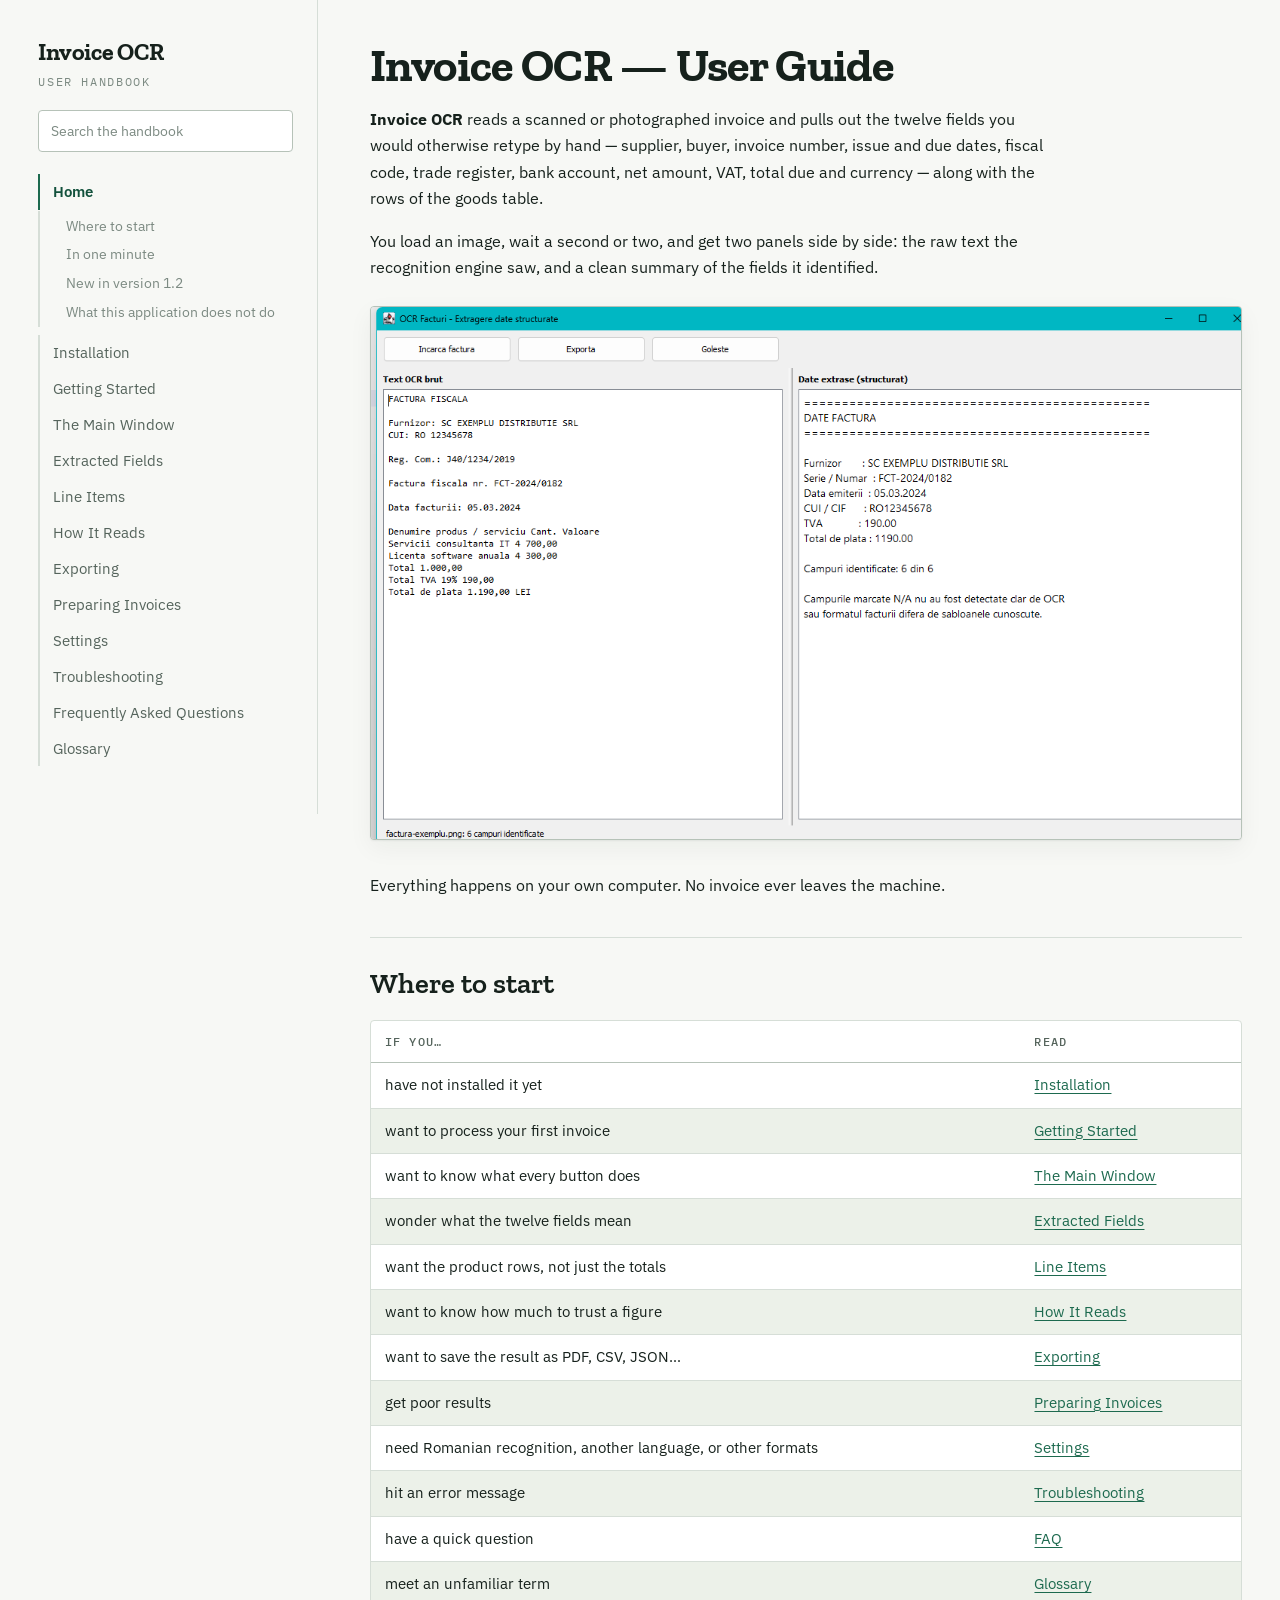
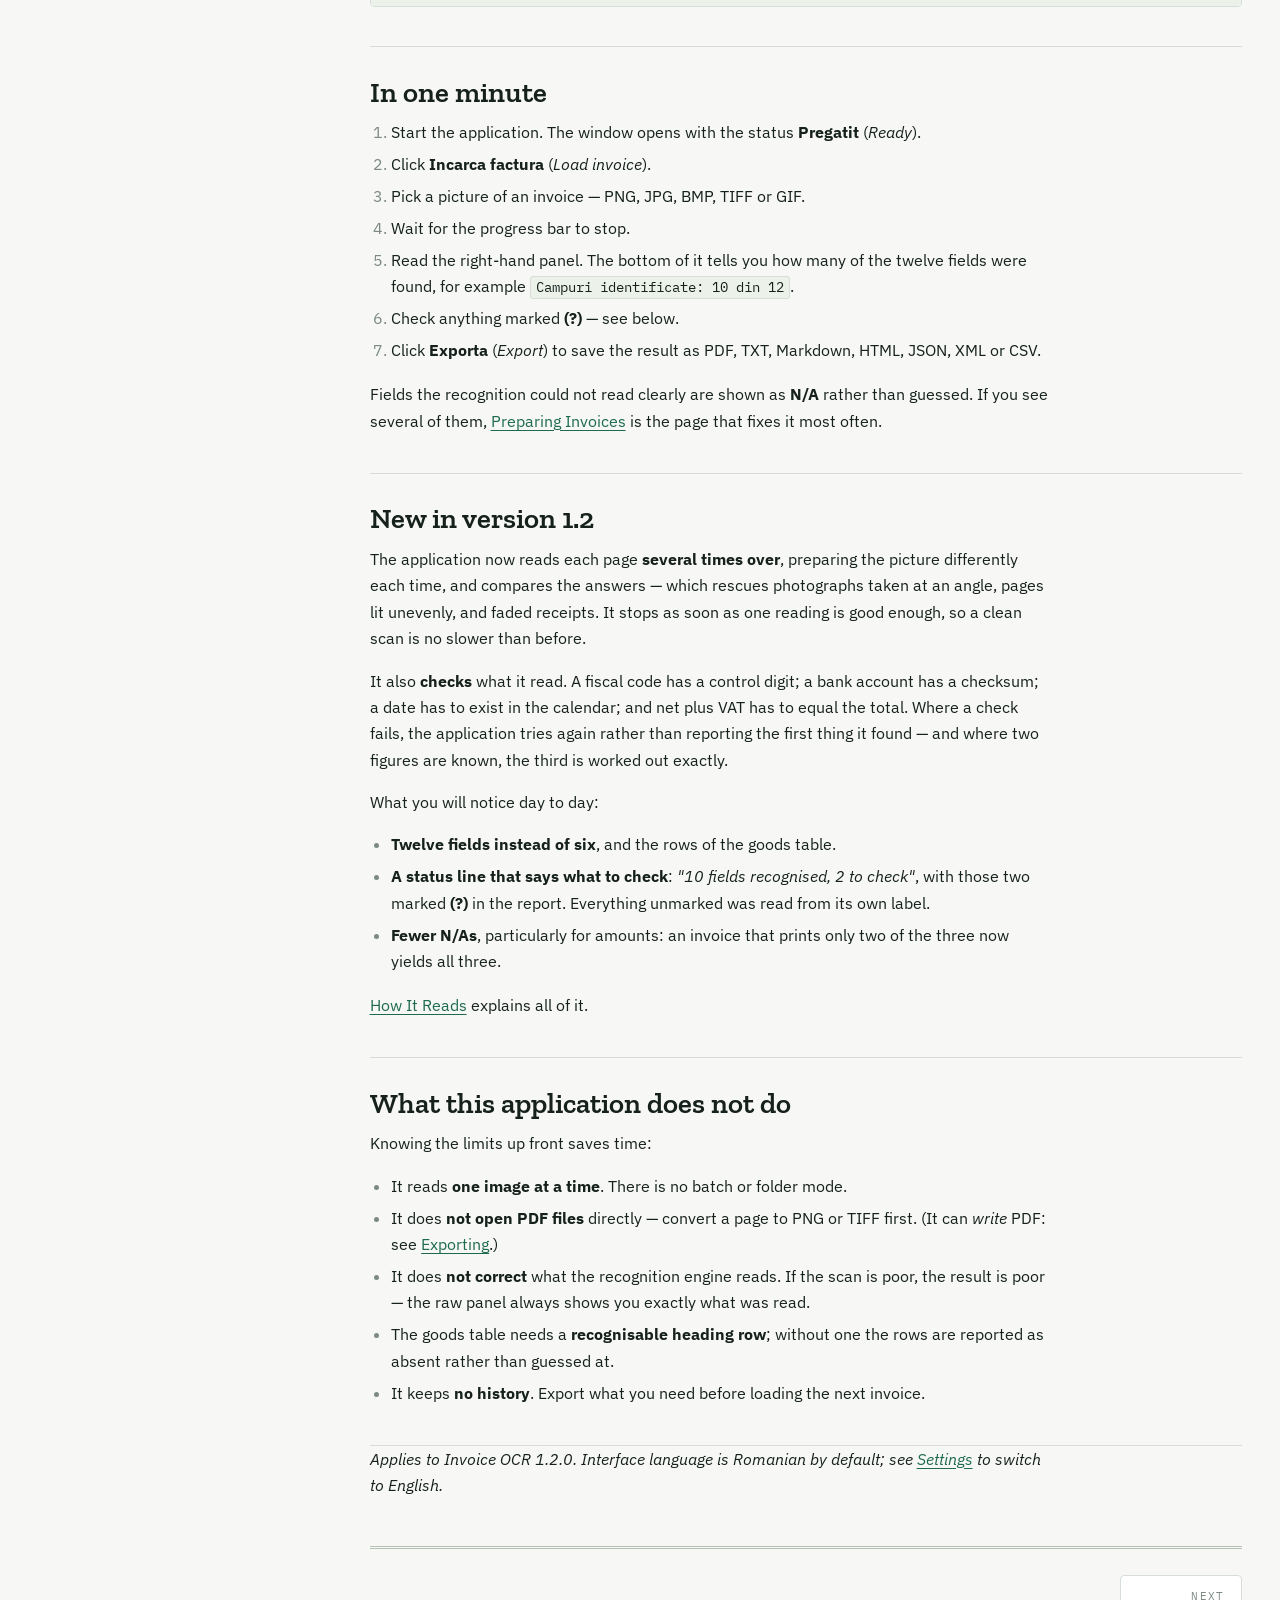
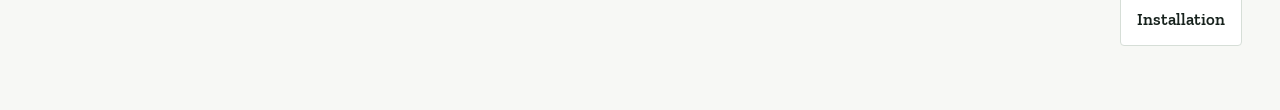
<file: user-docu/html/index.html>
<!doctype html>
<html lang="en">
<head>
<meta charset="utf-8">
<meta name="viewport" content="width=device-width, initial-scale=1">
<title>Home &middot; Invoice OCR Handbook</title>
<link rel="preconnect" href="https://fonts.googleapis.com">
<link rel="preconnect" href="https://fonts.gstatic.com" crossorigin>
<link rel="stylesheet" href="https://fonts.googleapis.com/css2?family=IBM+Plex+Mono:wght@400;500&family=IBM+Plex+Sans:wght@400;500;600&family=Zilla+Slab:wght@500;600;700&display=swap">
<link rel="stylesheet" href="assets/wiki.css">
</head>
<body>
<a class="skip" href="#content">Skip to content</a>
<div class="shell">
<nav class="sidebar" aria-label="Handbook">
<a class="brand" href="index.html"><span class="brand-name">Invoice OCR</span><span class="brand-tag">User handbook</span></a>
<div class="search">
<input type="search" id="q" placeholder="Search the handbook" autocomplete="off" aria-label="Search the handbook">
<ul id="results" hidden></ul>
</div>
<ol class="pages">
<li><a href="index.html" aria-current="page">Home</a>
<ul class="sections">
<li><a href="#where-to-start">Where to start</a></li>
<li><a href="#in-one-minute">In one minute</a></li>
<li><a href="#new-in-version-12">New in version 1.2</a></li>
<li><a href="#what-this-application-does-not-do">What this application does not do</a></li>
</ul>
</li>
<li><a href="Installation.html">Installation</a></li>
<li><a href="Getting-Started.html">Getting Started</a></li>
<li><a href="The-Main-Window.html">The Main Window</a></li>
<li><a href="Extracted-Fields.html">Extracted Fields</a></li>
<li><a href="Line-Items.html">Line Items</a></li>
<li><a href="How-It-Reads.html">How It Reads</a></li>
<li><a href="Exporting.html">Exporting</a></li>
<li><a href="Preparing-Invoices.html">Preparing Invoices</a></li>
<li><a href="Settings.html">Settings</a></li>
<li><a href="Troubleshooting.html">Troubleshooting</a></li>
<li><a href="FAQ.html">Frequently Asked Questions</a></li>
<li><a href="Glossary.html">Glossary</a></li>
</ol>
</nav>
<main id="content">
<article>
<h1 id="invoice-ocr-user-guide">Invoice OCR — User Guide</h1>
<p><strong>Invoice OCR</strong> reads a scanned or photographed invoice and pulls out the twelve fields you would otherwise retype by hand — supplier, buyer, invoice number, issue and due dates, fiscal code, trade register, bank account, net amount, VAT, total due and currency — along with the rows of the goods table.</p>
<p>You load an image, wait a second or two, and get two panels side by side: the raw text the recognition engine saw, and a clean summary of the fields it identified.</p>
<p class="figure"><img src="images/result.png" alt="The main window after processing an invoice" loading="lazy"></p>
<p>Everything happens on your own computer. No invoice ever leaves the machine.</p>
<hr>
<h2 id="where-to-start">Where to start</h2>
<div class="table-wrap">
<table>
<thead>
<tr><th>If you…</th><th>Read</th></tr>
</thead>
<tbody>
<tr><td>have not installed it yet</td><td><a href="Installation.html">Installation</a></td></tr>
<tr><td>want to process your first invoice</td><td><a href="Getting-Started.html">Getting Started</a></td></tr>
<tr><td>want to know what every button does</td><td><a href="The-Main-Window.html">The Main Window</a></td></tr>
<tr><td>wonder what the twelve fields mean</td><td><a href="Extracted-Fields.html">Extracted Fields</a></td></tr>
<tr><td>want the product rows, not just the totals</td><td><a href="Line-Items.html">Line Items</a></td></tr>
<tr><td>want to know how much to trust a figure</td><td><a href="How-It-Reads.html">How It Reads</a></td></tr>
<tr><td>want to save the result as PDF, CSV, JSON…</td><td><a href="Exporting.html">Exporting</a></td></tr>
<tr><td>get poor results</td><td><a href="Preparing-Invoices.html">Preparing Invoices</a></td></tr>
<tr><td>need Romanian recognition, another language, or other formats</td><td><a href="Settings.html">Settings</a></td></tr>
<tr><td>hit an error message</td><td><a href="Troubleshooting.html">Troubleshooting</a></td></tr>
<tr><td>have a quick question</td><td><a href="FAQ.html">FAQ</a></td></tr>
<tr><td>meet an unfamiliar term</td><td><a href="Glossary.html">Glossary</a></td></tr>
</tbody>
</table>
</div>
<hr>
<h2 id="in-one-minute">In one minute</h2>
<ol>
<li>Start the application. The window opens with the status <strong>Pregatit</strong> (<em>Ready</em>).</li>
<li>Click <strong>Incarca factura</strong> (<em>Load invoice</em>).</li>
<li>Pick a picture of an invoice — PNG, JPG, BMP, TIFF or GIF.</li>
<li>Wait for the progress bar to stop.</li>
<li>Read the right-hand panel. The bottom of it tells you how many of the twelve fields were found, for example <code>Campuri identificate: 10 din 12</code>.</li>
<li>Check anything marked <strong>(?)</strong> — see below.</li>
<li>Click <strong>Exporta</strong> (<em>Export</em>) to save the result as PDF, TXT, Markdown, HTML, JSON, XML or CSV.</li>
</ol>
<p>Fields the recognition could not read clearly are shown as <strong>N/A</strong> rather than guessed. If you see several of them, <a href="Preparing-Invoices.html">Preparing Invoices</a> is the page that fixes it most often.</p>
<hr>
<h2 id="new-in-version-12">New in version 1.2</h2>
<p>The application now reads each page <strong>several times over</strong>, preparing the picture differently each time, and compares the answers — which rescues photographs taken at an angle, pages lit unevenly, and faded receipts. It stops as soon as one reading is good enough, so a clean scan is no slower than before.</p>
<p>It also <strong>checks</strong> what it read. A fiscal code has a control digit; a bank account has a checksum; a date has to exist in the calendar; and net plus VAT has to equal the total. Where a check fails, the application tries again rather than reporting the first thing it found — and where two figures are known, the third is worked out exactly.</p>
<p>What you will notice day to day:</p>
<ul>
<li><strong>Twelve fields instead of six</strong>, and the rows of the goods table.</li>
<li><strong>A status line that says what to check</strong>: <em>"10 fields recognised, 2 to check"</em>, with those two marked <strong>(?)</strong> in the report. Everything unmarked was read from its own label.</li>
<li><strong>Fewer N/As</strong>, particularly for amounts: an invoice that prints only two of the three now yields all three.</li>
</ul>
<p><a href="How-It-Reads.html">How It Reads</a> explains all of it.</p>
<hr>
<h2 id="what-this-application-does-not-do">What this application does not do</h2>
<p>Knowing the limits up front saves time:</p>
<ul>
<li>It reads <strong>one image at a time</strong>. There is no batch or folder mode.</li>
<li>It does <strong>not open PDF files</strong> directly — convert a page to PNG or TIFF first. (It can <em>write</em> PDF: see <a href="Exporting.html">Exporting</a>.)</li>
<li>It does <strong>not correct</strong> what the recognition engine reads. If the scan is poor, the result is poor — the raw panel always shows you exactly what was read.</li>
<li>The goods table needs a <strong>recognisable heading row</strong>; without one the rows are reported as absent rather than guessed at.</li>
<li>It keeps <strong>no history</strong>. Export what you need before loading the next invoice.</li>
</ul>
<hr>
<p><em>Applies to Invoice OCR 1.2.0. Interface language is Romanian by default; see <a href="Settings.html#interface-language">Settings</a> to switch to English.</em></p>
</article>
<nav class="pager" aria-label="Pagination">
<span></span>
<a class="next" href="Installation.html"><span>Next</span>Installation</a>
</nav>
</main>
</div>
<script src="assets/wiki-index.js"></script>
<script src="assets/wiki.js"></script>
</body>
</html>
</file>
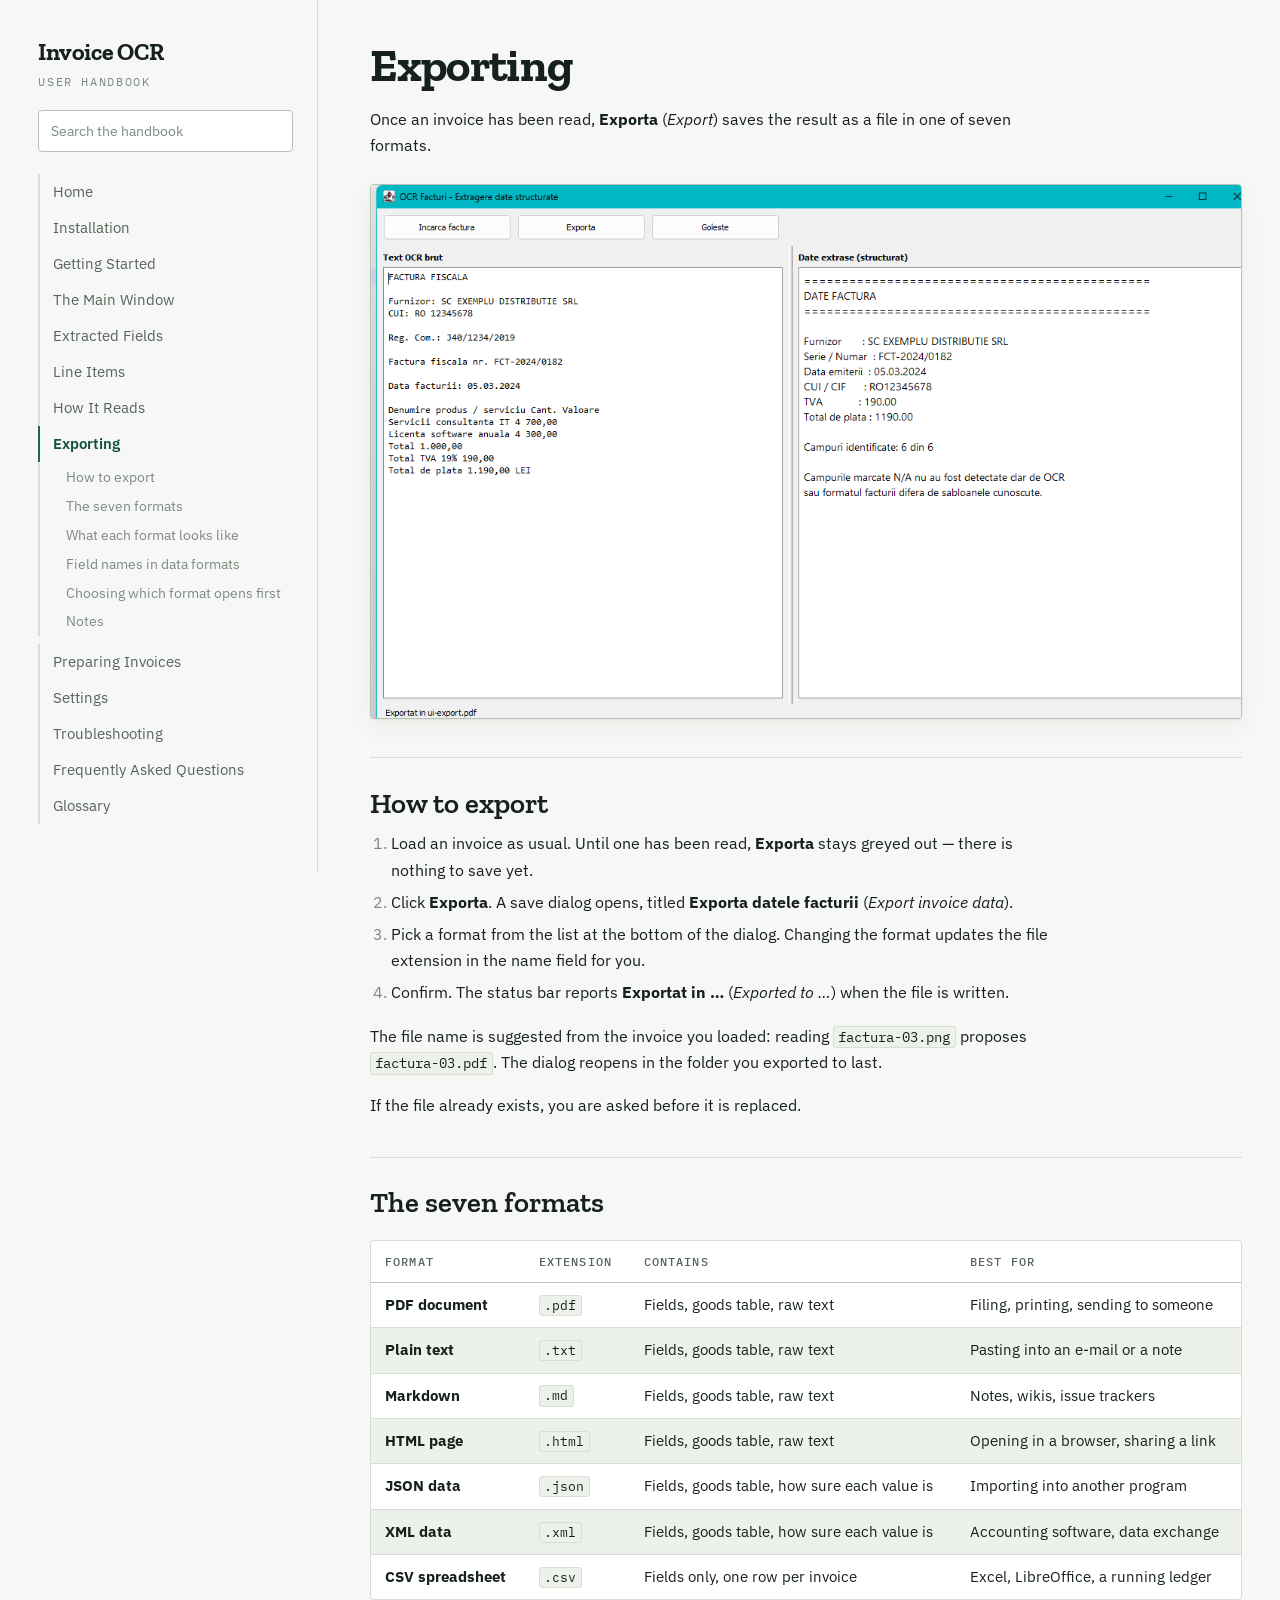
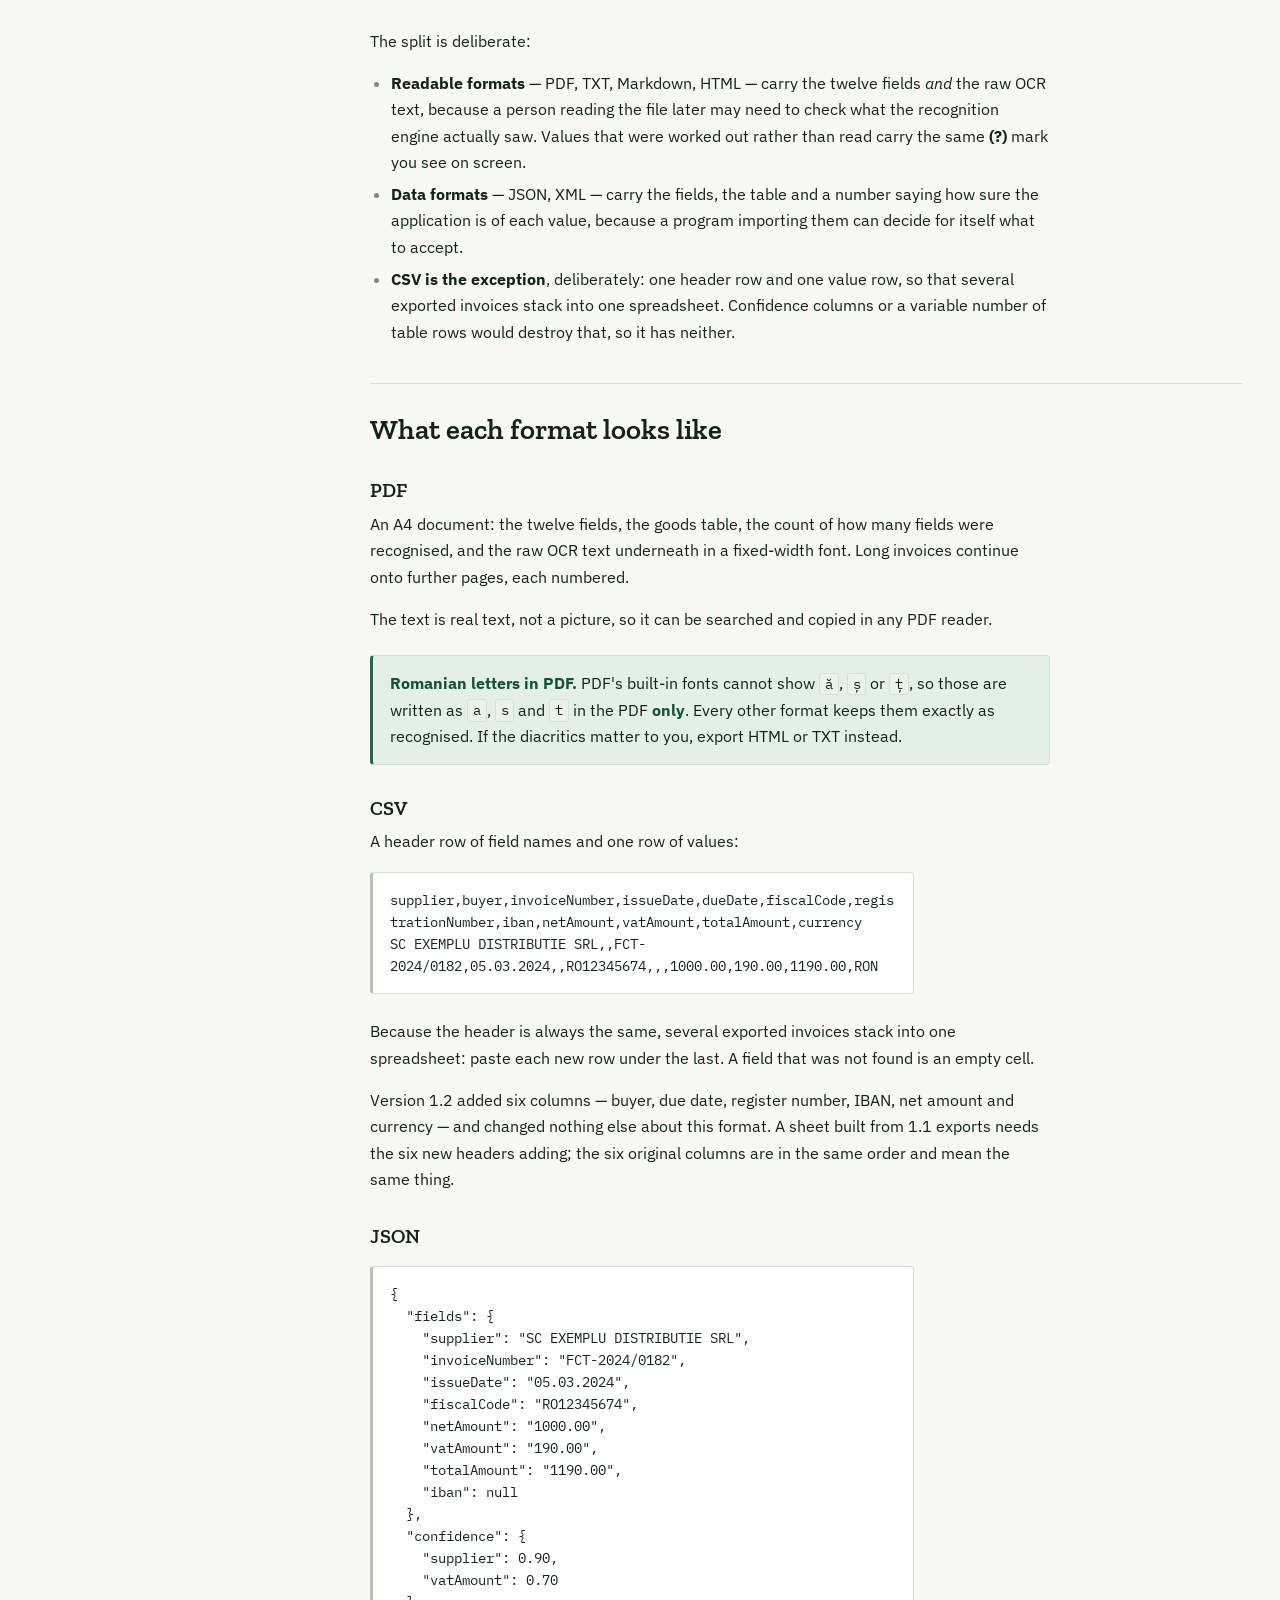
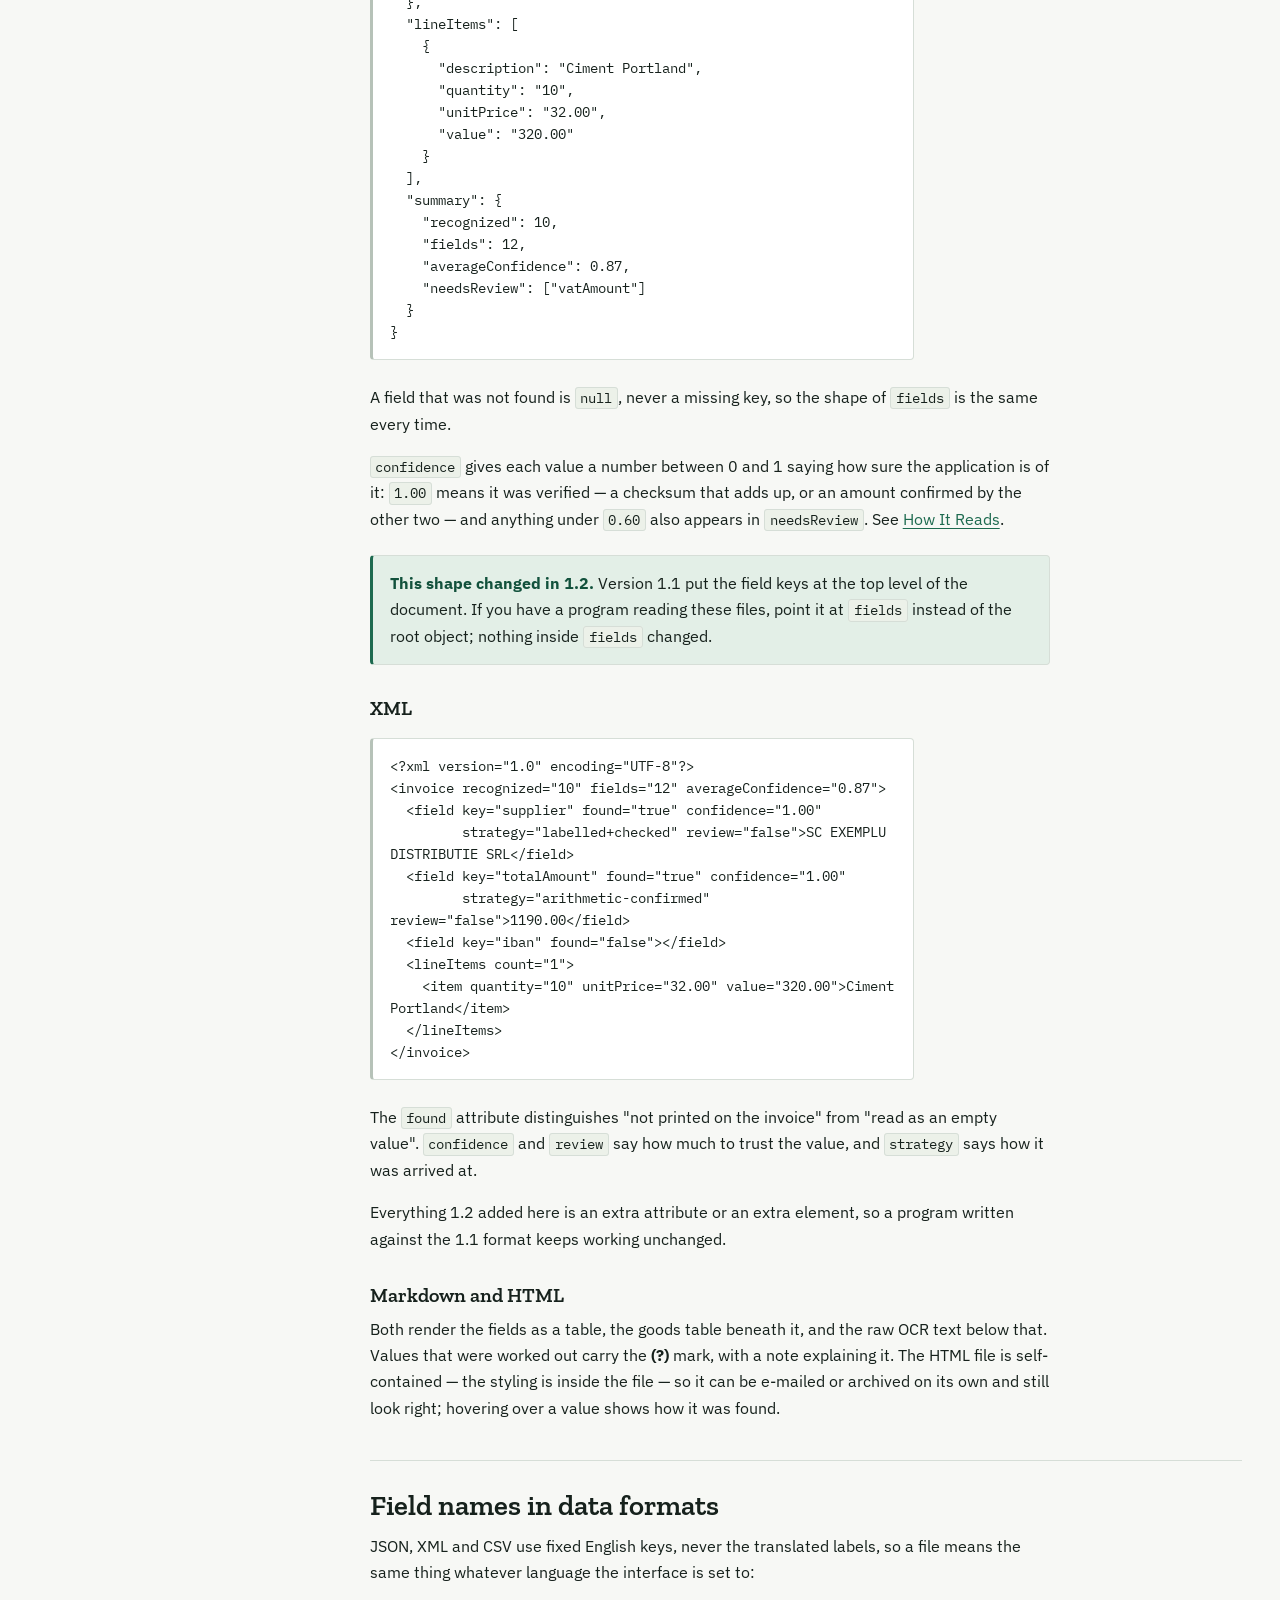
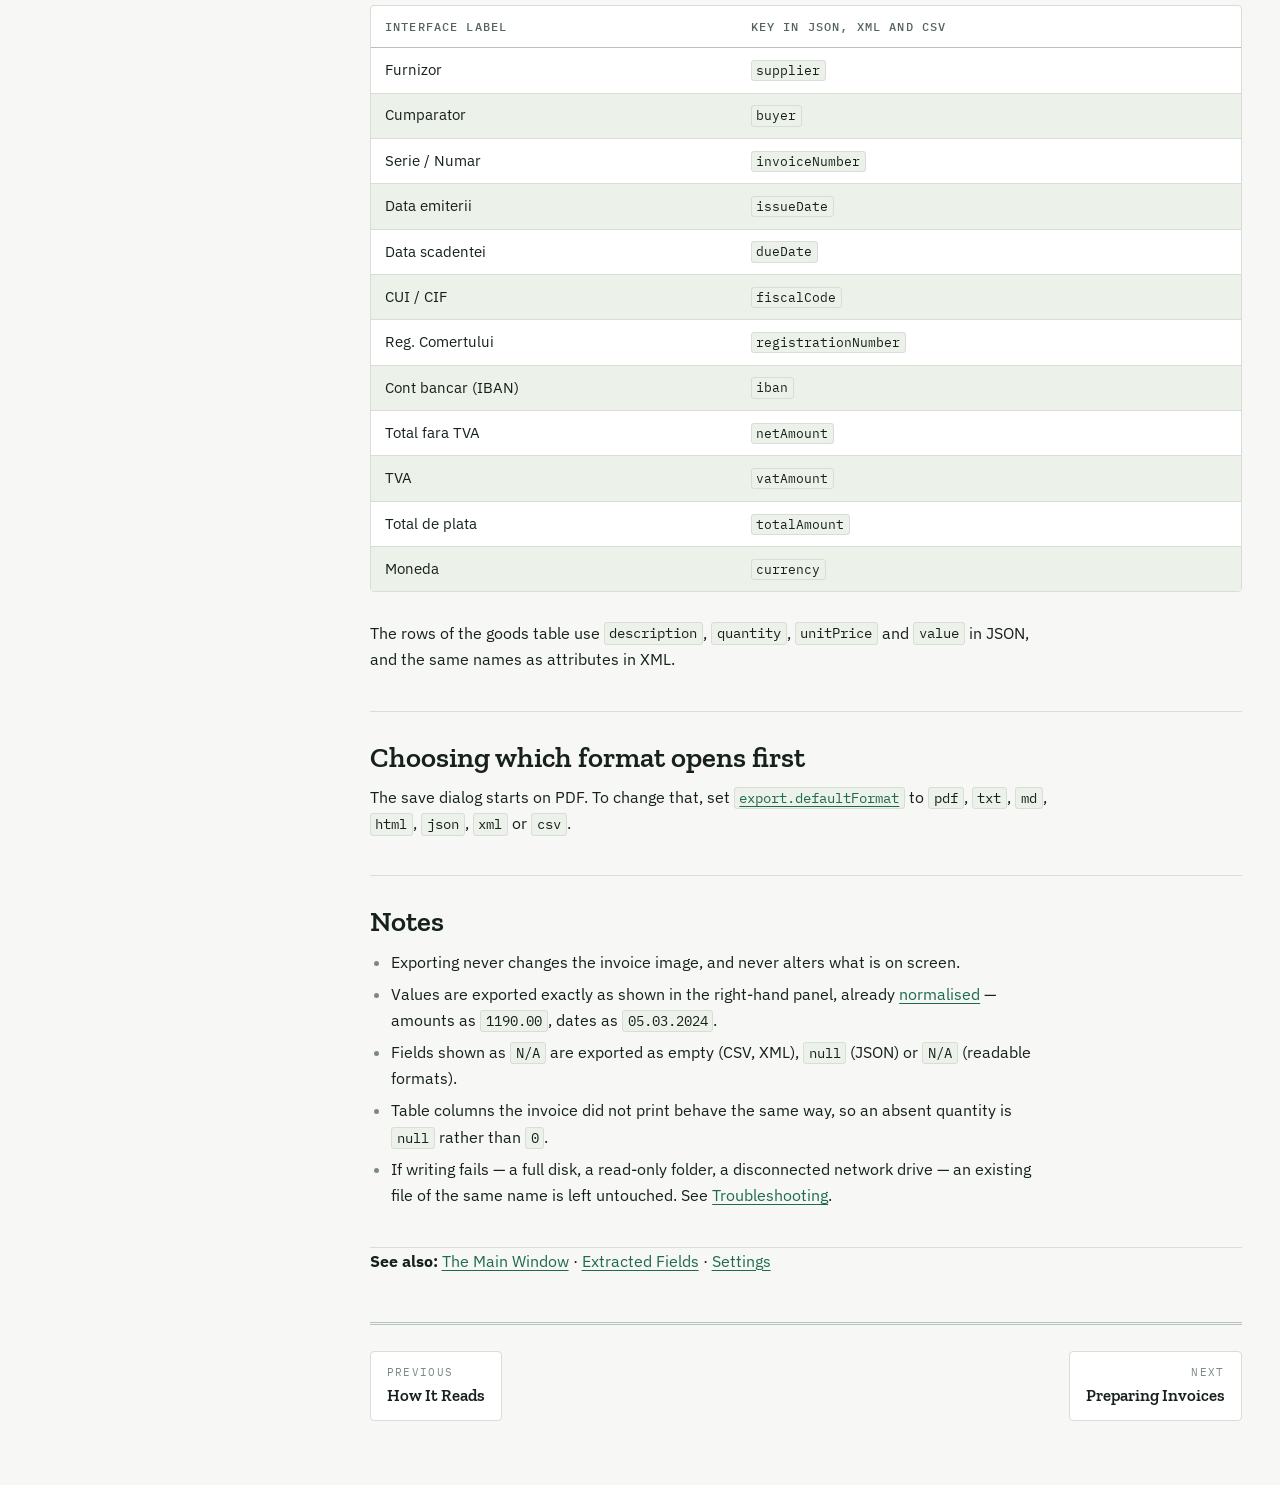
<file: user-docu/html/Exporting.html>
<!doctype html>
<html lang="en">
<head>
<meta charset="utf-8">
<meta name="viewport" content="width=device-width, initial-scale=1">
<title>Exporting &middot; Invoice OCR Handbook</title>
<link rel="preconnect" href="https://fonts.googleapis.com">
<link rel="preconnect" href="https://fonts.gstatic.com" crossorigin>
<link rel="stylesheet" href="https://fonts.googleapis.com/css2?family=IBM+Plex+Mono:wght@400;500&family=IBM+Plex+Sans:wght@400;500;600&family=Zilla+Slab:wght@500;600;700&display=swap">
<link rel="stylesheet" href="assets/wiki.css">
</head>
<body>
<a class="skip" href="#content">Skip to content</a>
<div class="shell">
<nav class="sidebar" aria-label="Handbook">
<a class="brand" href="index.html"><span class="brand-name">Invoice OCR</span><span class="brand-tag">User handbook</span></a>
<div class="search">
<input type="search" id="q" placeholder="Search the handbook" autocomplete="off" aria-label="Search the handbook">
<ul id="results" hidden></ul>
</div>
<ol class="pages">
<li><a href="index.html">Home</a></li>
<li><a href="Installation.html">Installation</a></li>
<li><a href="Getting-Started.html">Getting Started</a></li>
<li><a href="The-Main-Window.html">The Main Window</a></li>
<li><a href="Extracted-Fields.html">Extracted Fields</a></li>
<li><a href="Line-Items.html">Line Items</a></li>
<li><a href="How-It-Reads.html">How It Reads</a></li>
<li><a href="Exporting.html" aria-current="page">Exporting</a>
<ul class="sections">
<li><a href="#how-to-export">How to export</a></li>
<li><a href="#the-seven-formats">The seven formats</a></li>
<li><a href="#what-each-format-looks-like">What each format looks like</a></li>
<li><a href="#field-names-in-data-formats">Field names in data formats</a></li>
<li><a href="#choosing-which-format-opens-first">Choosing which format opens first</a></li>
<li><a href="#notes">Notes</a></li>
</ul>
</li>
<li><a href="Preparing-Invoices.html">Preparing Invoices</a></li>
<li><a href="Settings.html">Settings</a></li>
<li><a href="Troubleshooting.html">Troubleshooting</a></li>
<li><a href="FAQ.html">Frequently Asked Questions</a></li>
<li><a href="Glossary.html">Glossary</a></li>
</ol>
</nav>
<main id="content">
<article>
<h1 id="exporting">Exporting</h1>
<p>Once an invoice has been read, <strong>Exporta</strong> (<em>Export</em>) saves the result as a file in one of seven formats.</p>
<p class="figure"><img src="images/exported.png" alt="The window after an export, with the status bar confirming the file" loading="lazy"></p>
<hr>
<h2 id="how-to-export">How to export</h2>
<ol>
<li>Load an invoice as usual. Until one has been read, <strong>Exporta</strong> stays greyed out — there is nothing to save yet.</li>
<li>Click <strong>Exporta</strong>. A save dialog opens, titled <strong>Exporta datele facturii</strong> (<em>Export invoice data</em>).</li>
<li>Pick a format from the list at the bottom of the dialog. Changing the format updates the file extension in the name field for you.</li>
<li>Confirm. The status bar reports <strong>Exportat in …</strong> (<em>Exported to …</em>) when the file is written.</li>
</ol>
<p>The file name is suggested from the invoice you loaded: reading <code>factura-03.png</code> proposes <code>factura-03.pdf</code>. The dialog reopens in the folder you exported to last.</p>
<p>If the file already exists, you are asked before it is replaced.</p>
<hr>
<h2 id="the-seven-formats">The seven formats</h2>
<div class="table-wrap">
<table>
<thead>
<tr><th>Format</th><th>Extension</th><th>Contains</th><th>Best for</th></tr>
</thead>
<tbody>
<tr><td><strong>PDF document</strong></td><td><code>.pdf</code></td><td>Fields, goods table, raw text</td><td>Filing, printing, sending to someone</td></tr>
<tr><td><strong>Plain text</strong></td><td><code>.txt</code></td><td>Fields, goods table, raw text</td><td>Pasting into an e-mail or a note</td></tr>
<tr><td><strong>Markdown</strong></td><td><code>.md</code></td><td>Fields, goods table, raw text</td><td>Notes, wikis, issue trackers</td></tr>
<tr><td><strong>HTML page</strong></td><td><code>.html</code></td><td>Fields, goods table, raw text</td><td>Opening in a browser, sharing a link</td></tr>
<tr><td><strong>JSON data</strong></td><td><code>.json</code></td><td>Fields, goods table, how sure each value is</td><td>Importing into another program</td></tr>
<tr><td><strong>XML data</strong></td><td><code>.xml</code></td><td>Fields, goods table, how sure each value is</td><td>Accounting software, data exchange</td></tr>
<tr><td><strong>CSV spreadsheet</strong></td><td><code>.csv</code></td><td>Fields only, one row per invoice</td><td>Excel, LibreOffice, a running ledger</td></tr>
</tbody>
</table>
</div>
<p>The split is deliberate:</p>
<ul>
<li><strong>Readable formats</strong> — PDF, TXT, Markdown, HTML — carry the twelve fields <em>and</em> the raw OCR text, because a person reading the file later may need to check what the recognition engine actually saw. Values that were worked out rather than read carry the same <strong>(?)</strong> mark you see on screen.</li>
<li><strong>Data formats</strong> — JSON, XML — carry the fields, the table and a number saying how sure the application is of each value, because a program importing them can decide for itself what to accept.</li>
<li><strong>CSV is the exception</strong>, deliberately: one header row and one value row, so that several exported invoices stack into one spreadsheet. Confidence columns or a variable number of table rows would destroy that, so it has neither.</li>
</ul>
<hr>
<h2 id="what-each-format-looks-like">What each format looks like</h2>
<h3 id="pdf">PDF</h3>
<p>An A4 document: the twelve fields, the goods table, the count of how many fields were recognised, and the raw OCR text underneath in a fixed-width font. Long invoices continue onto further pages, each numbered.</p>
<p>The text is real text, not a picture, so it can be searched and copied in any PDF reader.</p>
<blockquote>
<p><strong>Romanian letters in PDF.</strong> PDF's built-in fonts cannot show <code>ă</code>, <code>ș</code> or <code>ț</code>, so those are written as <code>a</code>, <code>s</code> and <code>t</code> in the PDF <strong>only</strong>. Every other format keeps them exactly as recognised. If the diacritics matter to you, export HTML or TXT instead.</p>
</blockquote>
<h3 id="csv">CSV</h3>
<p>A header row of field names and one row of values:</p>
<pre><code>supplier,buyer,invoiceNumber,issueDate,dueDate,fiscalCode,registrationNumber,iban,netAmount,vatAmount,totalAmount,currency
SC EXEMPLU DISTRIBUTIE SRL,,FCT-2024/0182,05.03.2024,,RO12345674,,,1000.00,190.00,1190.00,RON</code></pre>
<p>Because the header is always the same, several exported invoices stack into one spreadsheet: paste each new row under the last. A field that was not found is an empty cell.</p>
<p>Version 1.2 added six columns — buyer, due date, register number, IBAN, net amount and currency — and changed nothing else about this format. A sheet built from 1.1 exports needs the six new headers adding; the six original columns are in the same order and mean the same thing.</p>
<h3 id="json">JSON</h3>
<pre><code>{
  "fields": {
    "supplier": "SC EXEMPLU DISTRIBUTIE SRL",
    "invoiceNumber": "FCT-2024/0182",
    "issueDate": "05.03.2024",
    "fiscalCode": "RO12345674",
    "netAmount": "1000.00",
    "vatAmount": "190.00",
    "totalAmount": "1190.00",
    "iban": null
  },
  "confidence": {
    "supplier": 0.90,
    "vatAmount": 0.70
  },
  "lineItems": [
    {
      "description": "Ciment Portland",
      "quantity": "10",
      "unitPrice": "32.00",
      "value": "320.00"
    }
  ],
  "summary": {
    "recognized": 10,
    "fields": 12,
    "averageConfidence": 0.87,
    "needsReview": ["vatAmount"]
  }
}</code></pre>
<p>A field that was not found is <code>null</code>, never a missing key, so the shape of <code>fields</code> is the same every time.</p>
<p><code>confidence</code> gives each value a number between 0 and 1 saying how sure the application is of it: <code>1.00</code> means it was verified — a checksum that adds up, or an amount confirmed by the other two — and anything under <code>0.60</code> also appears in <code>needsReview</code>. See <a href="How-It-Reads.html">How It Reads</a>.</p>
<blockquote>
<p><strong>This shape changed in 1.2.</strong> Version 1.1 put the field keys at the top level of the document. If you have a program reading these files, point it at <code>fields</code> instead of the root object; nothing inside <code>fields</code> changed.</p>
</blockquote>
<h3 id="xml">XML</h3>
<pre><code>&lt;?xml version="1.0" encoding="UTF-8"?&gt;
&lt;invoice recognized="10" fields="12" averageConfidence="0.87"&gt;
  &lt;field key="supplier" found="true" confidence="1.00"
         strategy="labelled+checked" review="false"&gt;SC EXEMPLU DISTRIBUTIE SRL&lt;/field&gt;
  &lt;field key="totalAmount" found="true" confidence="1.00"
         strategy="arithmetic-confirmed" review="false"&gt;1190.00&lt;/field&gt;
  &lt;field key="iban" found="false"&gt;&lt;/field&gt;
  &lt;lineItems count="1"&gt;
    &lt;item quantity="10" unitPrice="32.00" value="320.00"&gt;Ciment Portland&lt;/item&gt;
  &lt;/lineItems&gt;
&lt;/invoice&gt;</code></pre>
<p>The <code>found</code> attribute distinguishes "not printed on the invoice" from "read as an empty value". <code>confidence</code> and <code>review</code> say how much to trust the value, and <code>strategy</code> says how it was arrived at.</p>
<p>Everything 1.2 added here is an extra attribute or an extra element, so a program written against the 1.1 format keeps working unchanged.</p>
<h3 id="markdown-and-html">Markdown and HTML</h3>
<p>Both render the fields as a table, the goods table beneath it, and the raw OCR text below that. Values that were worked out carry the <strong>(?)</strong> mark, with a note explaining it. The HTML file is self-contained — the styling is inside the file — so it can be e-mailed or archived on its own and still look right; hovering over a value shows how it was found.</p>
<hr>
<h2 id="field-names-in-data-formats">Field names in data formats</h2>
<p>JSON, XML and CSV use fixed English keys, never the translated labels, so a file means the same thing whatever language the interface is set to:</p>
<div class="table-wrap">
<table>
<thead>
<tr><th>Interface label</th><th>Key in JSON, XML and CSV</th></tr>
</thead>
<tbody>
<tr><td>Furnizor</td><td><code>supplier</code></td></tr>
<tr><td>Cumparator</td><td><code>buyer</code></td></tr>
<tr><td>Serie / Numar</td><td><code>invoiceNumber</code></td></tr>
<tr><td>Data emiterii</td><td><code>issueDate</code></td></tr>
<tr><td>Data scadentei</td><td><code>dueDate</code></td></tr>
<tr><td>CUI / CIF</td><td><code>fiscalCode</code></td></tr>
<tr><td>Reg. Comertului</td><td><code>registrationNumber</code></td></tr>
<tr><td>Cont bancar (IBAN)</td><td><code>iban</code></td></tr>
<tr><td>Total fara TVA</td><td><code>netAmount</code></td></tr>
<tr><td>TVA</td><td><code>vatAmount</code></td></tr>
<tr><td>Total de plata</td><td><code>totalAmount</code></td></tr>
<tr><td>Moneda</td><td><code>currency</code></td></tr>
</tbody>
</table>
</div>
<p>The rows of the goods table use <code>description</code>, <code>quantity</code>, <code>unitPrice</code> and <code>value</code> in JSON, and the same names as attributes in XML.</p>
<hr>
<h2 id="choosing-which-format-opens-first">Choosing which format opens first</h2>
<p>The save dialog starts on PDF. To change that, set <a href="Settings.html#default-export-format"><code>export.defaultFormat</code></a> to <code>pdf</code>, <code>txt</code>, <code>md</code>, <code>html</code>, <code>json</code>, <code>xml</code> or <code>csv</code>.</p>
<hr>
<h2 id="notes">Notes</h2>
<ul>
<li>Exporting never changes the invoice image, and never alters what is on screen.</li>
<li>Values are exported exactly as shown in the right-hand panel, already <a href="Extracted-Fields.html#how-values-are-cleaned-up">normalised</a> — amounts as <code>1190.00</code>, dates as <code>05.03.2024</code>.</li>
<li>Fields shown as <code>N/A</code> are exported as empty (CSV, XML), <code>null</code> (JSON) or <code>N/A</code> (readable formats).</li>
<li>Table columns the invoice did not print behave the same way, so an absent quantity is <code>null</code> rather than <code>0</code>.</li>
<li>If writing fails — a full disk, a read-only folder, a disconnected network drive — an existing file of the same name is left untouched. See <a href="Troubleshooting.html#could-not-write-the-file">Troubleshooting</a>.</li>
</ul>
<hr>
<p><strong>See also:</strong> <a href="The-Main-Window.html">The Main Window</a> · <a href="Extracted-Fields.html">Extracted Fields</a> · <a href="Settings.html">Settings</a></p>
</article>
<nav class="pager" aria-label="Pagination">
<a class="prev" href="How-It-Reads.html"><span>Previous</span>How It Reads</a>
<a class="next" href="Preparing-Invoices.html"><span>Next</span>Preparing Invoices</a>
</nav>
</main>
</div>
<script src="assets/wiki-index.js"></script>
<script src="assets/wiki.js"></script>
</body>
</html>
</file>
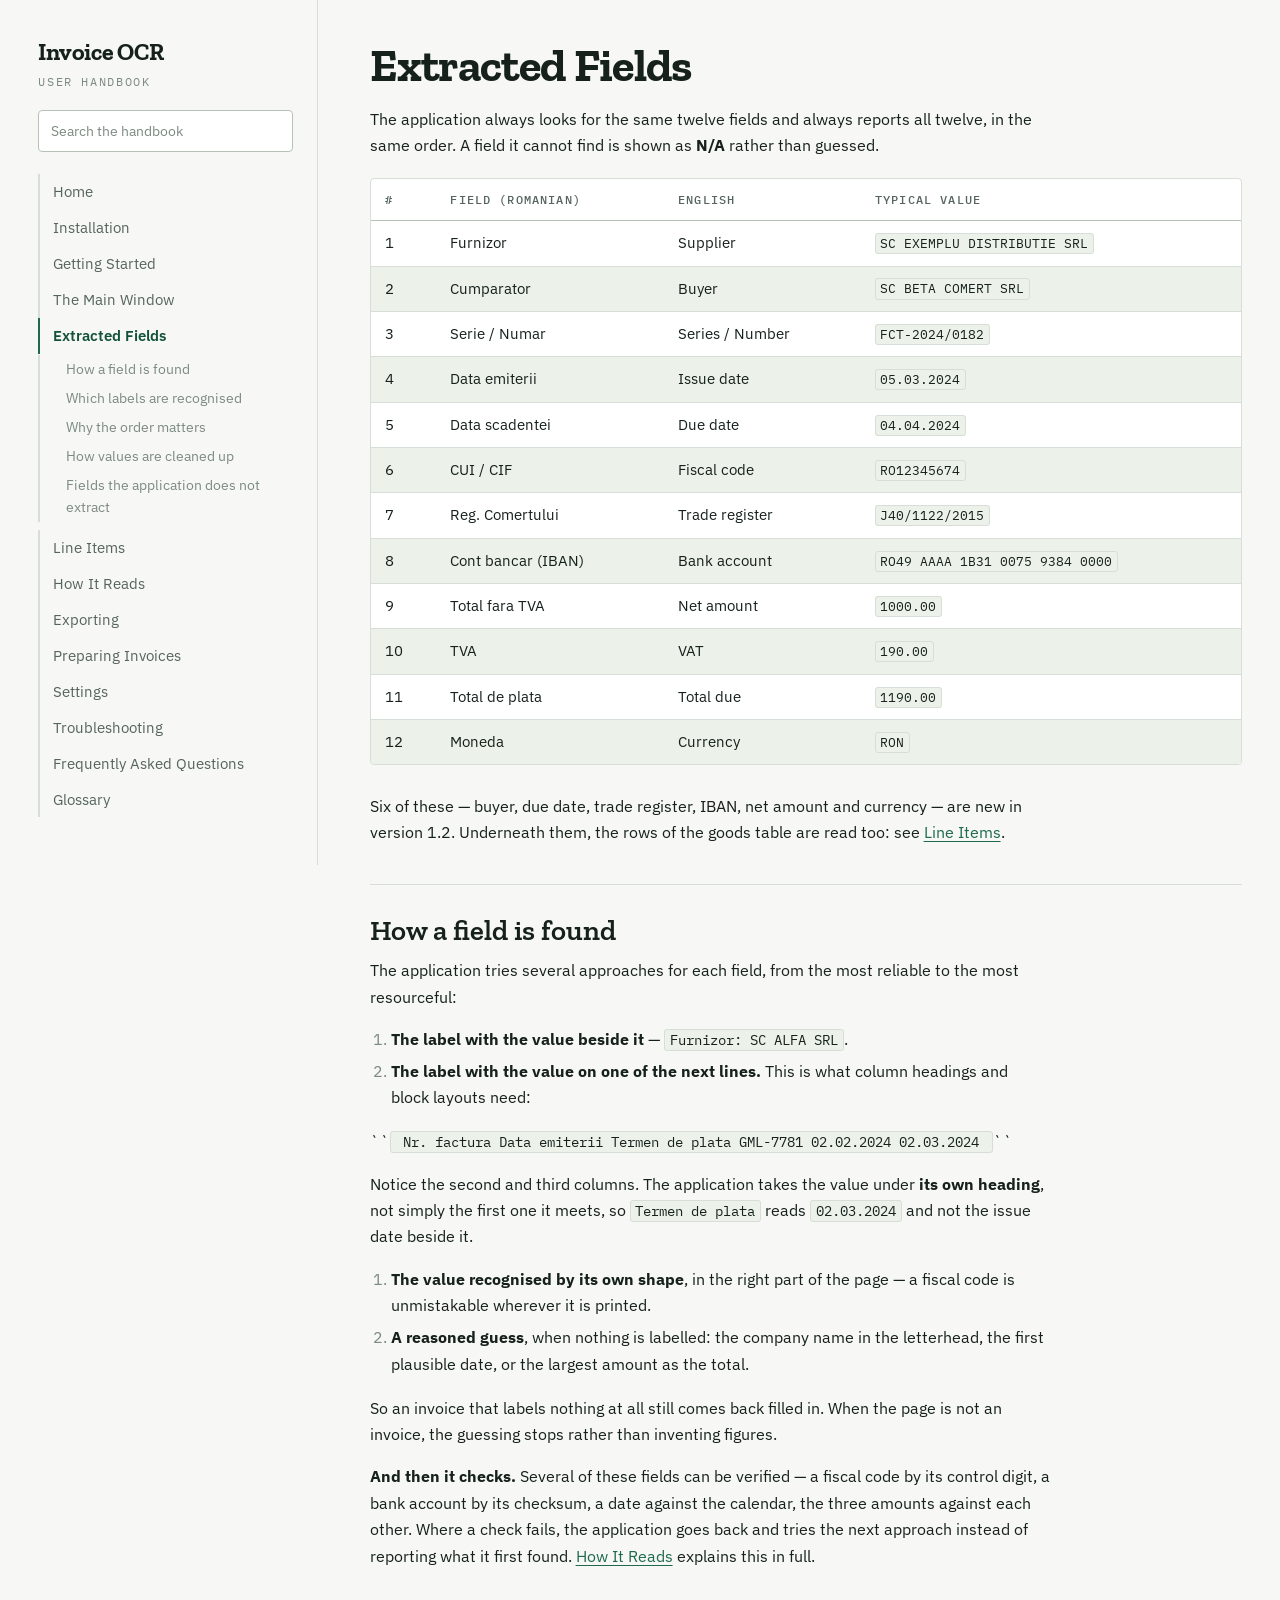
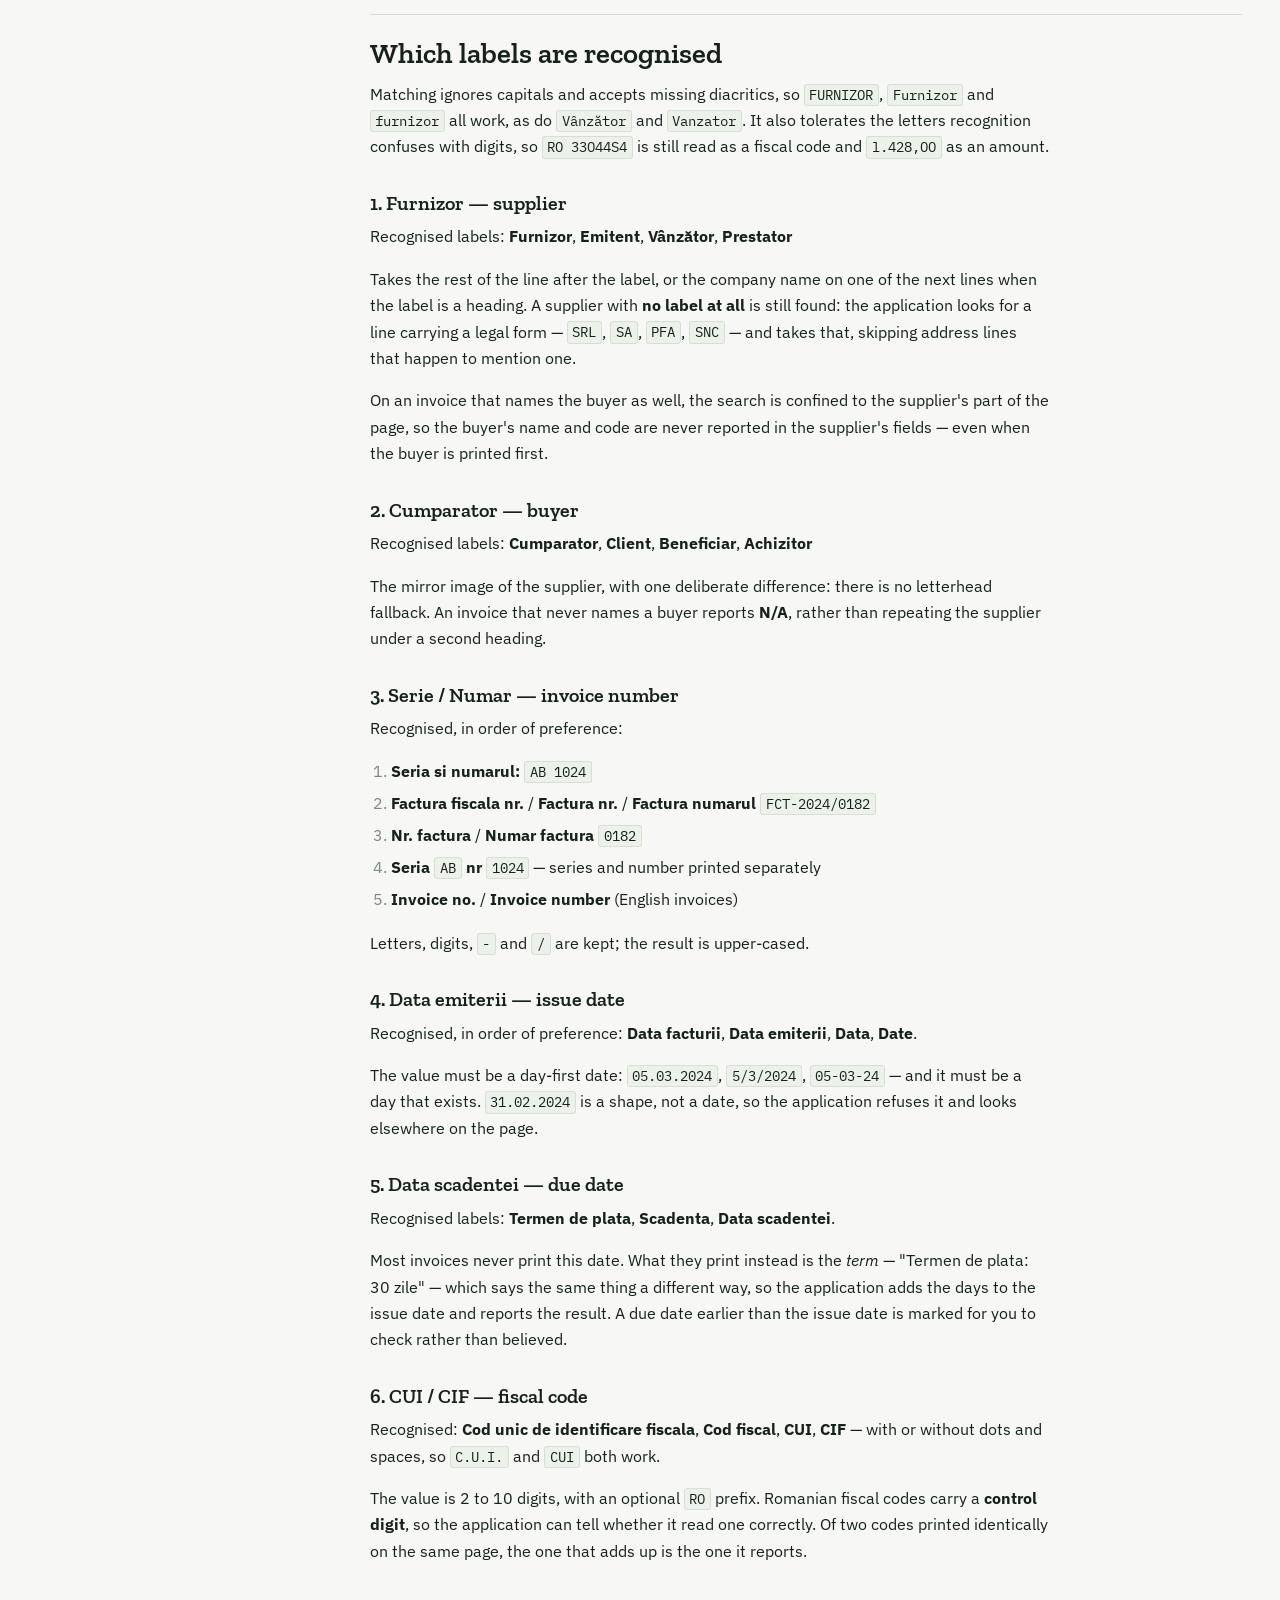
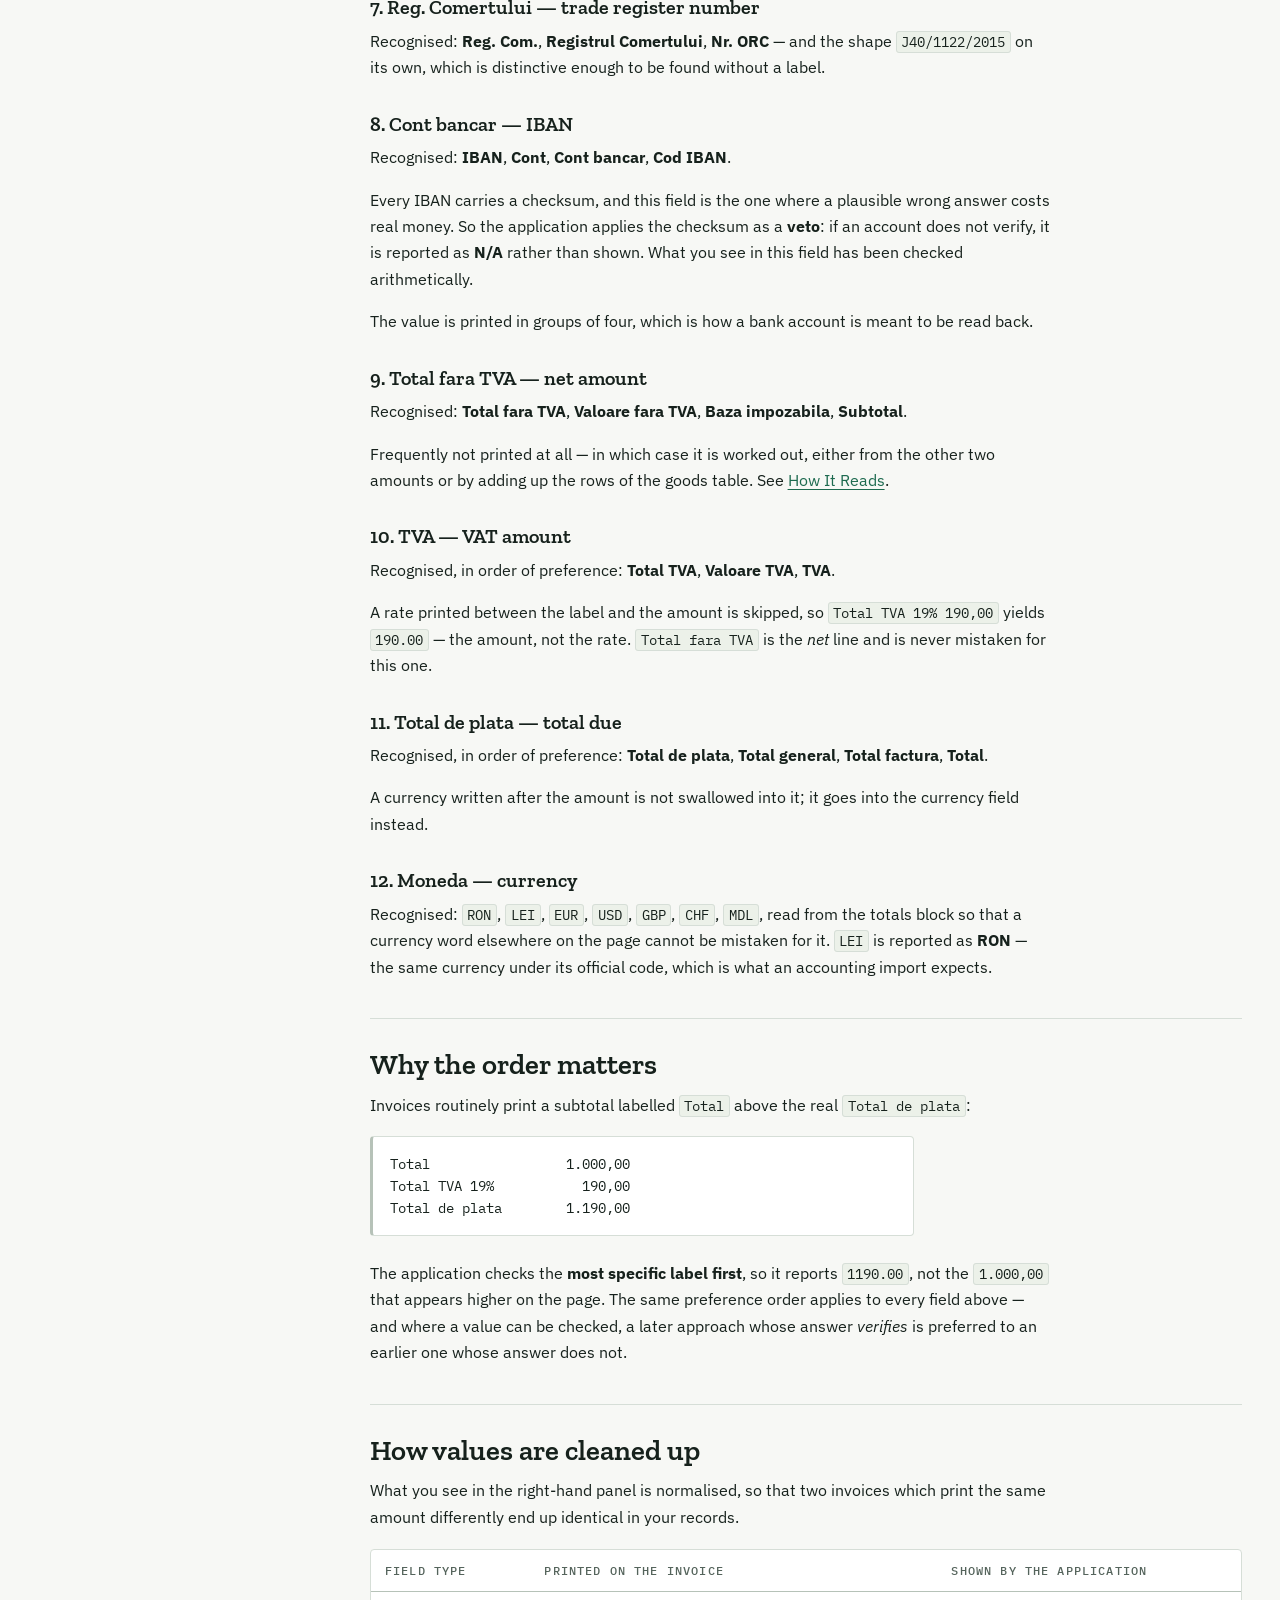
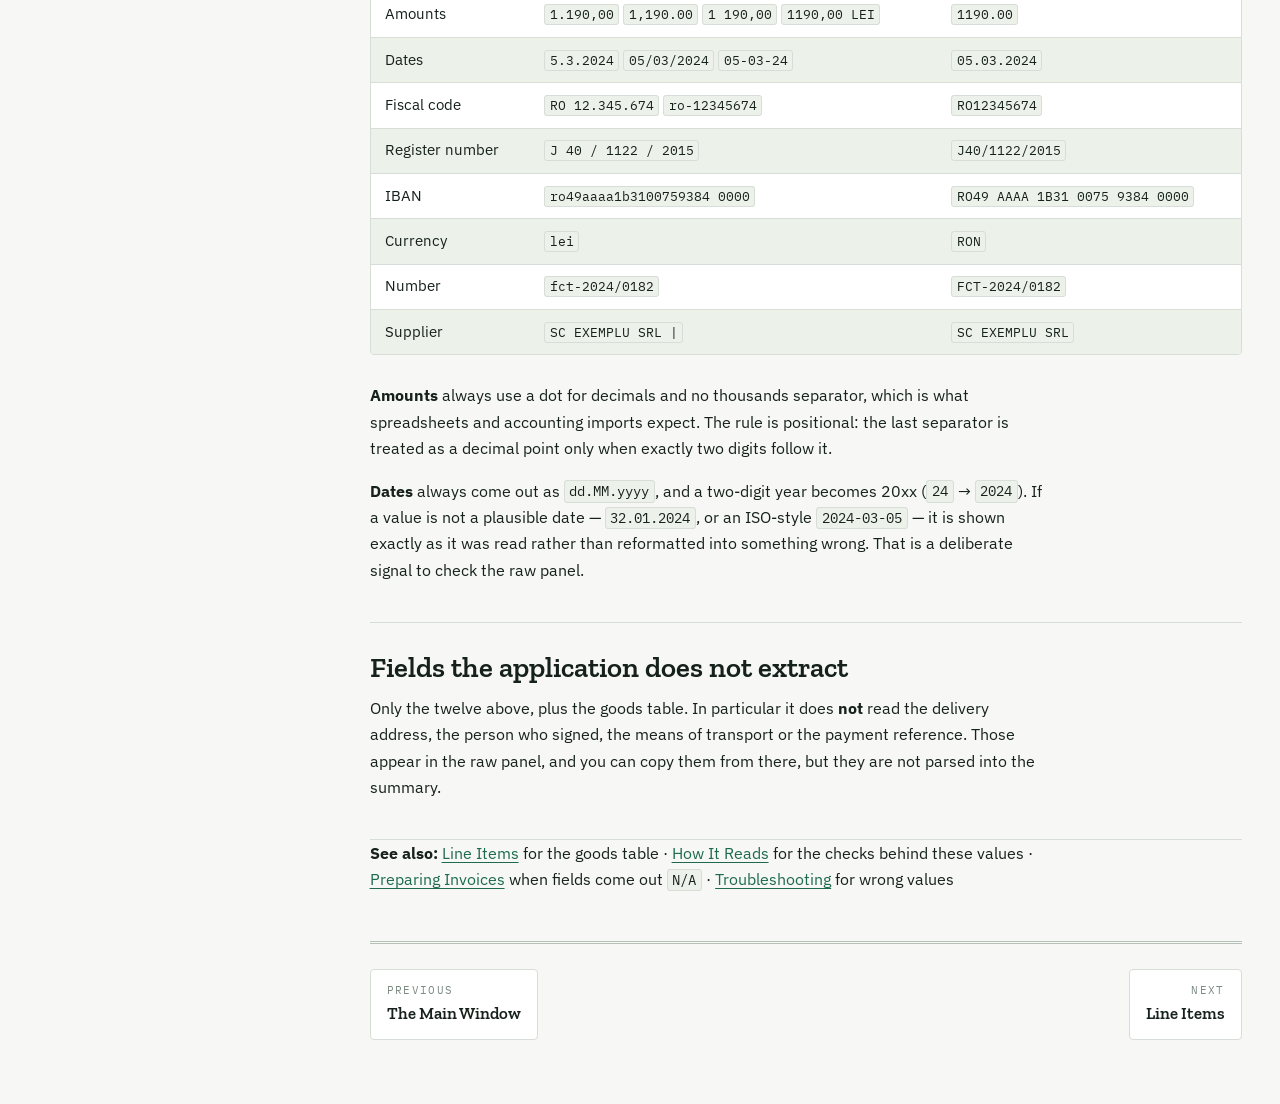
<file: user-docu/html/Extracted-Fields.html>
<!doctype html>
<html lang="en">
<head>
<meta charset="utf-8">
<meta name="viewport" content="width=device-width, initial-scale=1">
<title>Extracted Fields &middot; Invoice OCR Handbook</title>
<link rel="preconnect" href="https://fonts.googleapis.com">
<link rel="preconnect" href="https://fonts.gstatic.com" crossorigin>
<link rel="stylesheet" href="https://fonts.googleapis.com/css2?family=IBM+Plex+Mono:wght@400;500&family=IBM+Plex+Sans:wght@400;500;600&family=Zilla+Slab:wght@500;600;700&display=swap">
<link rel="stylesheet" href="assets/wiki.css">
</head>
<body>
<a class="skip" href="#content">Skip to content</a>
<div class="shell">
<nav class="sidebar" aria-label="Handbook">
<a class="brand" href="index.html"><span class="brand-name">Invoice OCR</span><span class="brand-tag">User handbook</span></a>
<div class="search">
<input type="search" id="q" placeholder="Search the handbook" autocomplete="off" aria-label="Search the handbook">
<ul id="results" hidden></ul>
</div>
<ol class="pages">
<li><a href="index.html">Home</a></li>
<li><a href="Installation.html">Installation</a></li>
<li><a href="Getting-Started.html">Getting Started</a></li>
<li><a href="The-Main-Window.html">The Main Window</a></li>
<li><a href="Extracted-Fields.html" aria-current="page">Extracted Fields</a>
<ul class="sections">
<li><a href="#how-a-field-is-found">How a field is found</a></li>
<li><a href="#which-labels-are-recognised">Which labels are recognised</a></li>
<li><a href="#why-the-order-matters">Why the order matters</a></li>
<li><a href="#how-values-are-cleaned-up">How values are cleaned up</a></li>
<li><a href="#fields-the-application-does-not-extract">Fields the application does not extract</a></li>
</ul>
</li>
<li><a href="Line-Items.html">Line Items</a></li>
<li><a href="How-It-Reads.html">How It Reads</a></li>
<li><a href="Exporting.html">Exporting</a></li>
<li><a href="Preparing-Invoices.html">Preparing Invoices</a></li>
<li><a href="Settings.html">Settings</a></li>
<li><a href="Troubleshooting.html">Troubleshooting</a></li>
<li><a href="FAQ.html">Frequently Asked Questions</a></li>
<li><a href="Glossary.html">Glossary</a></li>
</ol>
</nav>
<main id="content">
<article>
<h1 id="extracted-fields">Extracted Fields</h1>
<p>The application always looks for the same twelve fields and always reports all twelve, in the same order. A field it cannot find is shown as <strong>N/A</strong> rather than guessed.</p>
<div class="table-wrap">
<table>
<thead>
<tr><th>#</th><th>Field (Romanian)</th><th>English</th><th>Typical value</th></tr>
</thead>
<tbody>
<tr><td>1</td><td>Furnizor</td><td>Supplier</td><td><code>SC EXEMPLU DISTRIBUTIE SRL</code></td></tr>
<tr><td>2</td><td>Cumparator</td><td>Buyer</td><td><code>SC BETA COMERT SRL</code></td></tr>
<tr><td>3</td><td>Serie / Numar</td><td>Series / Number</td><td><code>FCT-2024/0182</code></td></tr>
<tr><td>4</td><td>Data emiterii</td><td>Issue date</td><td><code>05.03.2024</code></td></tr>
<tr><td>5</td><td>Data scadentei</td><td>Due date</td><td><code>04.04.2024</code></td></tr>
<tr><td>6</td><td>CUI / CIF</td><td>Fiscal code</td><td><code>RO12345674</code></td></tr>
<tr><td>7</td><td>Reg. Comertului</td><td>Trade register</td><td><code>J40/1122/2015</code></td></tr>
<tr><td>8</td><td>Cont bancar (IBAN)</td><td>Bank account</td><td><code>RO49 AAAA 1B31 0075 9384 0000</code></td></tr>
<tr><td>9</td><td>Total fara TVA</td><td>Net amount</td><td><code>1000.00</code></td></tr>
<tr><td>10</td><td>TVA</td><td>VAT</td><td><code>190.00</code></td></tr>
<tr><td>11</td><td>Total de plata</td><td>Total due</td><td><code>1190.00</code></td></tr>
<tr><td>12</td><td>Moneda</td><td>Currency</td><td><code>RON</code></td></tr>
</tbody>
</table>
</div>
<p>Six of these — buyer, due date, trade register, IBAN, net amount and currency — are new in version 1.2. Underneath them, the rows of the goods table are read too: see <a href="Line-Items.html">Line Items</a>.</p>
<hr>
<h2 id="how-a-field-is-found">How a field is found</h2>
<p>The application tries several approaches for each field, from the most reliable to the most resourceful:</p>
<ol>
<li><strong>The label with the value beside it</strong> — <code>Furnizor: SC ALFA SRL</code>.</li>
<li><strong>The label with the value on one of the next lines.</strong> This is what column headings and block layouts need:</li>
</ol>
<p>``<code> Nr. factura     Data emiterii        Termen de plata GML-7781        02.02.2024           02.03.2024 </code>``</p>
<p>Notice the second and third columns. The application takes the value under <strong>its own heading</strong>, not simply the first one it meets, so <code>Termen de plata</code> reads <code>02.03.2024</code> and not the issue date beside it.</p>
<ol>
<li><strong>The value recognised by its own shape</strong>, in the right part of the page — a fiscal code is unmistakable wherever it is printed.</li>
<li><strong>A reasoned guess</strong>, when nothing is labelled: the company name in the letterhead, the first plausible date, or the largest amount as the total.</li>
</ol>
<p>So an invoice that labels nothing at all still comes back filled in. When the page is not an invoice, the guessing stops rather than inventing figures.</p>
<p><strong>And then it checks.</strong> Several of these fields can be verified — a fiscal code by its control digit, a bank account by its checksum, a date against the calendar, the three amounts against each other. Where a check fails, the application goes back and tries the next approach instead of reporting what it first found. <a href="How-It-Reads.html">How It Reads</a> explains this in full.</p>
<h2 id="which-labels-are-recognised">Which labels are recognised</h2>
<p>Matching ignores capitals and accepts missing diacritics, so <code>FURNIZOR</code>, <code>Furnizor</code> and <code>furnizor</code> all work, as do <code>Vânzător</code> and <code>Vanzator</code>. It also tolerates the letters recognition confuses with digits, so <code>RO 33O44S4</code> is still read as a fiscal code and <code>l.428,OO</code> as an amount.</p>
<h3 id="1-furnizor-supplier">1. Furnizor — supplier</h3>
<p>Recognised labels: <strong>Furnizor</strong>, <strong>Emitent</strong>, <strong>Vânzător</strong>, <strong>Prestator</strong></p>
<p>Takes the rest of the line after the label, or the company name on one of the next lines when the label is a heading. A supplier with <strong>no label at all</strong> is still found: the application looks for a line carrying a legal form — <code>SRL</code>, <code>SA</code>, <code>PFA</code>, <code>SNC</code> — and takes that, skipping address lines that happen to mention one.</p>
<p>On an invoice that names the buyer as well, the search is confined to the supplier's part of the page, so the buyer's name and code are never reported in the supplier's fields — even when the buyer is printed first.</p>
<h3 id="2-cumparator-buyer">2. Cumparator — buyer</h3>
<p>Recognised labels: <strong>Cumparator</strong>, <strong>Client</strong>, <strong>Beneficiar</strong>, <strong>Achizitor</strong></p>
<p>The mirror image of the supplier, with one deliberate difference: there is no letterhead fallback. An invoice that never names a buyer reports <strong>N/A</strong>, rather than repeating the supplier under a second heading.</p>
<h3 id="3-serie-numar-invoice-number">3. Serie / Numar — invoice number</h3>
<p>Recognised, in order of preference:</p>
<ol>
<li><strong>Seria si numarul:</strong> <code>AB 1024</code></li>
<li><strong>Factura fiscala nr.</strong> / <strong>Factura nr.</strong> / <strong>Factura numarul</strong> <code>FCT-2024/0182</code></li>
<li><strong>Nr. factura</strong> / <strong>Numar factura</strong> <code>0182</code></li>
<li><strong>Seria</strong> <code>AB</code> <strong>nr</strong> <code>1024</code> — series and number printed separately</li>
<li><strong>Invoice no.</strong> / <strong>Invoice number</strong> (English invoices)</li>
</ol>
<p>Letters, digits, <code>-</code> and <code>/</code> are kept; the result is upper-cased.</p>
<h3 id="4-data-emiterii-issue-date">4. Data emiterii — issue date</h3>
<p>Recognised, in order of preference: <strong>Data facturii</strong>, <strong>Data emiterii</strong>, <strong>Data</strong>, <strong>Date</strong>.</p>
<p>The value must be a day-first date: <code>05.03.2024</code>, <code>5/3/2024</code>, <code>05-03-24</code> — and it must be a day that exists. <code>31.02.2024</code> is a shape, not a date, so the application refuses it and looks elsewhere on the page.</p>
<h3 id="5-data-scadentei-due-date">5. Data scadentei — due date</h3>
<p>Recognised labels: <strong>Termen de plata</strong>, <strong>Scadenta</strong>, <strong>Data scadentei</strong>.</p>
<p>Most invoices never print this date. What they print instead is the <em>term</em> — "Termen de plata: 30 zile" — which says the same thing a different way, so the application adds the days to the issue date and reports the result. A due date earlier than the issue date is marked for you to check rather than believed.</p>
<h3 id="6-cui-cif-fiscal-code">6. CUI / CIF — fiscal code</h3>
<p>Recognised: <strong>Cod unic de identificare fiscala</strong>, <strong>Cod fiscal</strong>, <strong>CUI</strong>, <strong>CIF</strong> — with or without dots and spaces, so <code>C.U.I.</code> and <code>CUI</code> both work.</p>
<p>The value is 2 to 10 digits, with an optional <code>RO</code> prefix. Romanian fiscal codes carry a <strong>control digit</strong>, so the application can tell whether it read one correctly. Of two codes printed identically on the same page, the one that adds up is the one it reports.</p>
<h3 id="7-reg-comertului-trade-register-number">7. Reg. Comertului — trade register number</h3>
<p>Recognised: <strong>Reg. Com.</strong>, <strong>Registrul Comertului</strong>, <strong>Nr. ORC</strong> — and the shape <code>J40/1122/2015</code> on its own, which is distinctive enough to be found without a label.</p>
<h3 id="8-cont-bancar-iban">8. Cont bancar — IBAN</h3>
<p>Recognised: <strong>IBAN</strong>, <strong>Cont</strong>, <strong>Cont bancar</strong>, <strong>Cod IBAN</strong>.</p>
<p>Every IBAN carries a checksum, and this field is the one where a plausible wrong answer costs real money. So the application applies the checksum as a <strong>veto</strong>: if an account does not verify, it is reported as <strong>N/A</strong> rather than shown. What you see in this field has been checked arithmetically.</p>
<p>The value is printed in groups of four, which is how a bank account is meant to be read back.</p>
<h3 id="9-total-fara-tva-net-amount">9. Total fara TVA — net amount</h3>
<p>Recognised: <strong>Total fara TVA</strong>, <strong>Valoare fara TVA</strong>, <strong>Baza impozabila</strong>, <strong>Subtotal</strong>.</p>
<p>Frequently not printed at all — in which case it is worked out, either from the other two amounts or by adding up the rows of the goods table. See <a href="How-It-Reads.html">How It Reads</a>.</p>
<h3 id="10-tva-vat-amount">10. TVA — VAT amount</h3>
<p>Recognised, in order of preference: <strong>Total TVA</strong>, <strong>Valoare TVA</strong>, <strong>TVA</strong>.</p>
<p>A rate printed between the label and the amount is skipped, so <code>Total TVA 19% 190,00</code> yields <code>190.00</code> — the amount, not the rate. <code>Total fara TVA</code> is the <em>net</em> line and is never mistaken for this one.</p>
<h3 id="11-total-de-plata-total-due">11. Total de plata — total due</h3>
<p>Recognised, in order of preference: <strong>Total de plata</strong>, <strong>Total general</strong>, <strong>Total factura</strong>, <strong>Total</strong>.</p>
<p>A currency written after the amount is not swallowed into it; it goes into the currency field instead.</p>
<h3 id="12-moneda-currency">12. Moneda — currency</h3>
<p>Recognised: <code>RON</code>, <code>LEI</code>, <code>EUR</code>, <code>USD</code>, <code>GBP</code>, <code>CHF</code>, <code>MDL</code>, read from the totals block so that a currency word elsewhere on the page cannot be mistaken for it. <code>LEI</code> is reported as <strong>RON</strong> — the same currency under its official code, which is what an accounting import expects.</p>
<hr>
<h2 id="why-the-order-matters">Why the order matters</h2>
<p>Invoices routinely print a subtotal labelled <code>Total</code> above the real <code>Total de plata</code>:</p>
<pre><code>Total                 1.000,00
Total TVA 19%           190,00
Total de plata        1.190,00</code></pre>
<p>The application checks the <strong>most specific label first</strong>, so it reports <code>1190.00</code>, not the <code>1.000,00</code> that appears higher on the page. The same preference order applies to every field above — and where a value can be checked, a later approach whose answer <em>verifies</em> is preferred to an earlier one whose answer does not.</p>
<hr>
<h2 id="how-values-are-cleaned-up">How values are cleaned up</h2>
<p>What you see in the right-hand panel is normalised, so that two invoices which print the same amount differently end up identical in your records.</p>
<div class="table-wrap">
<table>
<thead>
<tr><th>Field type</th><th>Printed on the invoice</th><th>Shown by the application</th></tr>
</thead>
<tbody>
<tr><td>Amounts</td><td><code>1.190,00</code> <code>1,190.00</code> <code>1 190,00</code> <code>1190,00 LEI</code></td><td><code>1190.00</code></td></tr>
<tr><td>Dates</td><td><code>5.3.2024</code> <code>05/03/2024</code> <code>05-03-24</code></td><td><code>05.03.2024</code></td></tr>
<tr><td>Fiscal code</td><td><code>RO 12.345.674</code> <code>ro-12345674</code></td><td><code>RO12345674</code></td></tr>
<tr><td>Register number</td><td><code>J 40 / 1122 / 2015</code></td><td><code>J40/1122/2015</code></td></tr>
<tr><td>IBAN</td><td><code>ro49aaaa1b3100759384 0000</code></td><td><code>RO49 AAAA 1B31 0075 9384 0000</code></td></tr>
<tr><td>Currency</td><td><code>lei</code></td><td><code>RON</code></td></tr>
<tr><td>Number</td><td><code> fct-2024/0182 </code></td><td><code>FCT-2024/0182</code></td></tr>
<tr><td>Supplier</td><td><code>SC   EXEMPLU   SRL |</code></td><td><code>SC EXEMPLU SRL</code></td></tr>
</tbody>
</table>
</div>
<p><strong>Amounts</strong> always use a dot for decimals and no thousands separator, which is what spreadsheets and accounting imports expect. The rule is positional: the last separator is treated as a decimal point only when exactly two digits follow it.</p>
<p><strong>Dates</strong> always come out as <code>dd.MM.yyyy</code>, and a two-digit year becomes 20xx (<code>24</code> → <code>2024</code>). If a value is not a plausible date — <code>32.01.2024</code>, or an ISO-style <code>2024-03-05</code> — it is shown exactly as it was read rather than reformatted into something wrong. That is a deliberate signal to check the raw panel.</p>
<hr>
<h2 id="fields-the-application-does-not-extract">Fields the application does not extract</h2>
<p>Only the twelve above, plus the goods table. In particular it does <strong>not</strong> read the delivery address, the person who signed, the means of transport or the payment reference. Those appear in the raw panel, and you can copy them from there, but they are not parsed into the summary.</p>
<hr>
<p><strong>See also:</strong> <a href="Line-Items.html">Line Items</a> for the goods table · <a href="How-It-Reads.html">How It Reads</a> for the checks behind these values · <a href="Preparing-Invoices.html">Preparing Invoices</a> when fields come out <code>N/A</code> · <a href="Troubleshooting.html">Troubleshooting</a> for wrong values</p>
</article>
<nav class="pager" aria-label="Pagination">
<a class="prev" href="The-Main-Window.html"><span>Previous</span>The Main Window</a>
<a class="next" href="Line-Items.html"><span>Next</span>Line Items</a>
</nav>
</main>
</div>
<script src="assets/wiki-index.js"></script>
<script src="assets/wiki.js"></script>
</body>
</html>
</file>
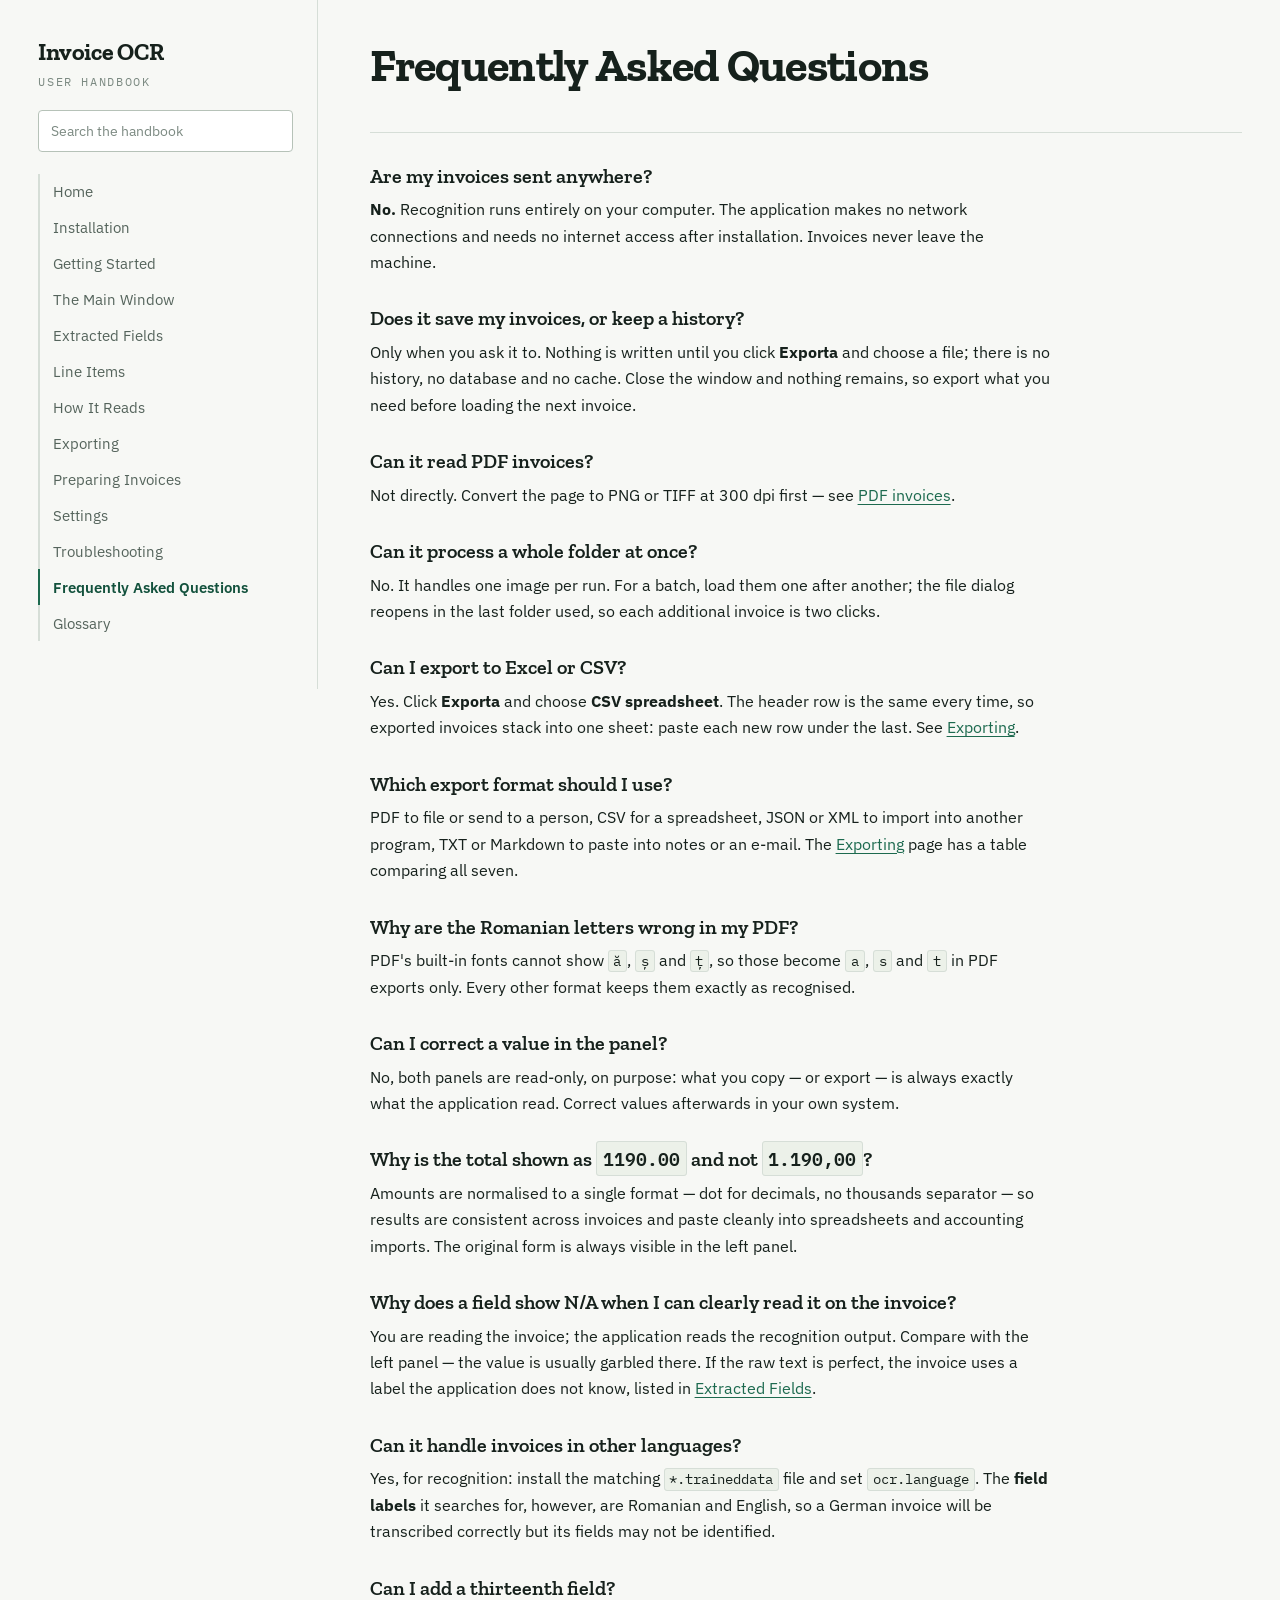
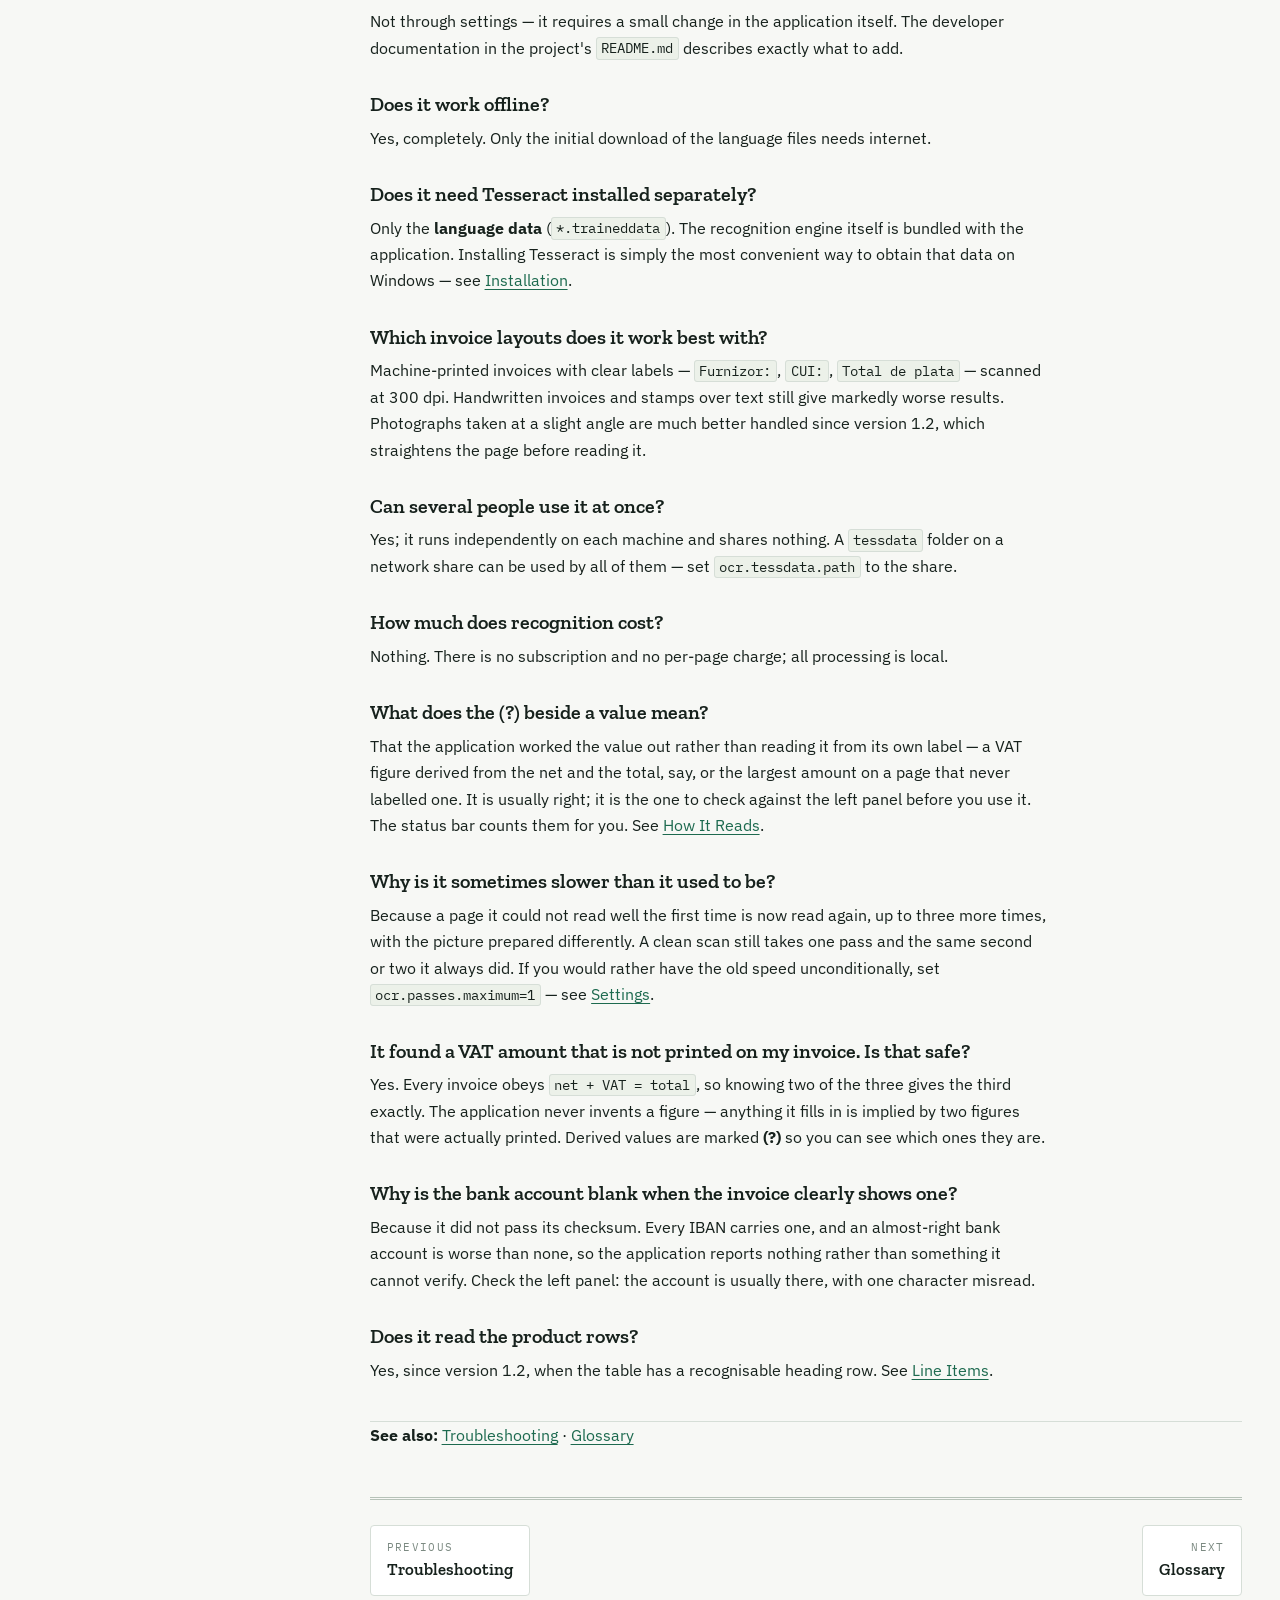
<file: user-docu/html/FAQ.html>
<!doctype html>
<html lang="en">
<head>
<meta charset="utf-8">
<meta name="viewport" content="width=device-width, initial-scale=1">
<title>Frequently Asked Questions &middot; Invoice OCR Handbook</title>
<link rel="preconnect" href="https://fonts.googleapis.com">
<link rel="preconnect" href="https://fonts.gstatic.com" crossorigin>
<link rel="stylesheet" href="https://fonts.googleapis.com/css2?family=IBM+Plex+Mono:wght@400;500&family=IBM+Plex+Sans:wght@400;500;600&family=Zilla+Slab:wght@500;600;700&display=swap">
<link rel="stylesheet" href="assets/wiki.css">
</head>
<body>
<a class="skip" href="#content">Skip to content</a>
<div class="shell">
<nav class="sidebar" aria-label="Handbook">
<a class="brand" href="index.html"><span class="brand-name">Invoice OCR</span><span class="brand-tag">User handbook</span></a>
<div class="search">
<input type="search" id="q" placeholder="Search the handbook" autocomplete="off" aria-label="Search the handbook">
<ul id="results" hidden></ul>
</div>
<ol class="pages">
<li><a href="index.html">Home</a></li>
<li><a href="Installation.html">Installation</a></li>
<li><a href="Getting-Started.html">Getting Started</a></li>
<li><a href="The-Main-Window.html">The Main Window</a></li>
<li><a href="Extracted-Fields.html">Extracted Fields</a></li>
<li><a href="Line-Items.html">Line Items</a></li>
<li><a href="How-It-Reads.html">How It Reads</a></li>
<li><a href="Exporting.html">Exporting</a></li>
<li><a href="Preparing-Invoices.html">Preparing Invoices</a></li>
<li><a href="Settings.html">Settings</a></li>
<li><a href="Troubleshooting.html">Troubleshooting</a></li>
<li><a href="FAQ.html" aria-current="page">Frequently Asked Questions</a></li>
<li><a href="Glossary.html">Glossary</a></li>
</ol>
</nav>
<main id="content">
<article>
<h1 id="frequently-asked-questions">Frequently Asked Questions</h1>
<hr>
<h3 id="are-my-invoices-sent-anywhere">Are my invoices sent anywhere?</h3>
<p><strong>No.</strong> Recognition runs entirely on your computer. The application makes no network connections and needs no internet access after installation. Invoices never leave the machine.</p>
<h3 id="does-it-save-my-invoices-or-keep-a-history">Does it save my invoices, or keep a history?</h3>
<p>Only when you ask it to. Nothing is written until you click <strong>Exporta</strong> and choose a file; there is no history, no database and no cache. Close the window and nothing remains, so export what you need before loading the next invoice.</p>
<h3 id="can-it-read-pdf-invoices">Can it read PDF invoices?</h3>
<p>Not directly. Convert the page to PNG or TIFF at 300 dpi first — see <a href="Preparing-Invoices.html#pdf-invoices">PDF invoices</a>.</p>
<h3 id="can-it-process-a-whole-folder-at-once">Can it process a whole folder at once?</h3>
<p>No. It handles one image per run. For a batch, load them one after another; the file dialog reopens in the last folder used, so each additional invoice is two clicks.</p>
<h3 id="can-i-export-to-excel-or-csv">Can I export to Excel or CSV?</h3>
<p>Yes. Click <strong>Exporta</strong> and choose <strong>CSV spreadsheet</strong>. The header row is the same every time, so exported invoices stack into one sheet: paste each new row under the last. See <a href="Exporting.html">Exporting</a>.</p>
<h3 id="which-export-format-should-i-use">Which export format should I use?</h3>
<p>PDF to file or send to a person, CSV for a spreadsheet, JSON or XML to import into another program, TXT or Markdown to paste into notes or an e-mail. The <a href="Exporting.html">Exporting</a> page has a table comparing all seven.</p>
<h3 id="why-are-the-romanian-letters-wrong-in-my-pdf">Why are the Romanian letters wrong in my PDF?</h3>
<p>PDF's built-in fonts cannot show <code>ă</code>, <code>ș</code> and <code>ț</code>, so those become <code>a</code>, <code>s</code> and <code>t</code> in PDF exports only. Every other format keeps them exactly as recognised.</p>
<h3 id="can-i-correct-a-value-in-the-panel">Can I correct a value in the panel?</h3>
<p>No, both panels are read-only, on purpose: what you copy — or export — is always exactly what the application read. Correct values afterwards in your own system.</p>
<h3 id="why-is-the-total-shown-as-119000-and-not-119000">Why is the total shown as <code>1190.00</code> and not <code>1.190,00</code>?</h3>
<p>Amounts are normalised to a single format — dot for decimals, no thousands separator — so results are consistent across invoices and paste cleanly into spreadsheets and accounting imports. The original form is always visible in the left panel.</p>
<h3 id="why-does-a-field-show-na-when-i-can-clearly-read-it-on-the-invoice">Why does a field show N/A when I can clearly read it on the invoice?</h3>
<p>You are reading the invoice; the application reads the recognition output. Compare with the left panel — the value is usually garbled there. If the raw text is perfect, the invoice uses a label the application does not know, listed in <a href="Extracted-Fields.html#which-labels-are-recognised">Extracted Fields</a>.</p>
<h3 id="can-it-handle-invoices-in-other-languages">Can it handle invoices in other languages?</h3>
<p>Yes, for recognition: install the matching <code>*.traineddata</code> file and set <code>ocr.language</code>. The <strong>field labels</strong> it searches for, however, are Romanian and English, so a German invoice will be transcribed correctly but its fields may not be identified.</p>
<h3 id="can-i-add-a-thirteenth-field">Can I add a thirteenth field?</h3>
<p>Not through settings — it requires a small change in the application itself. The developer documentation in the project's <code>README.md</code> describes exactly what to add.</p>
<h3 id="does-it-work-offline">Does it work offline?</h3>
<p>Yes, completely. Only the initial download of the language files needs internet.</p>
<h3 id="does-it-need-tesseract-installed-separately">Does it need Tesseract installed separately?</h3>
<p>Only the <strong>language data</strong> (<code>*.traineddata</code>). The recognition engine itself is bundled with the application. Installing Tesseract is simply the most convenient way to obtain that data on Windows — see <a href="Installation.html#3-install-the-language-data">Installation</a>.</p>
<h3 id="which-invoice-layouts-does-it-work-best-with">Which invoice layouts does it work best with?</h3>
<p>Machine-printed invoices with clear labels — <code>Furnizor:</code>, <code>CUI:</code>, <code>Total de plata</code> — scanned at 300 dpi. Handwritten invoices and stamps over text still give markedly worse results. Photographs taken at a slight angle are much better handled since version 1.2, which straightens the page before reading it.</p>
<h3 id="can-several-people-use-it-at-once">Can several people use it at once?</h3>
<p>Yes; it runs independently on each machine and shares nothing. A <code>tessdata</code> folder on a network share can be used by all of them — set <code>ocr.tessdata.path</code> to the share.</p>
<h3 id="how-much-does-recognition-cost">How much does recognition cost?</h3>
<p>Nothing. There is no subscription and no per-page charge; all processing is local.</p>
<h3 id="what-does-the-beside-a-value-mean">What does the (?) beside a value mean?</h3>
<p>That the application worked the value out rather than reading it from its own label — a VAT figure derived from the net and the total, say, or the largest amount on a page that never labelled one. It is usually right; it is the one to check against the left panel before you use it. The status bar counts them for you. See <a href="How-It-Reads.html">How It Reads</a>.</p>
<h3 id="why-is-it-sometimes-slower-than-it-used-to-be">Why is it sometimes slower than it used to be?</h3>
<p>Because a page it could not read well the first time is now read again, up to three more times, with the picture prepared differently. A clean scan still takes one pass and the same second or two it always did. If you would rather have the old speed unconditionally, set <code>ocr.passes.maximum=1</code> — see <a href="Settings.html#how-many-times-a-page-is-read">Settings</a>.</p>
<h3 id="it-found-a-vat-amount-that-is-not-printed-on-my-invoice-is-that-safe">It found a VAT amount that is not printed on my invoice. Is that safe?</h3>
<p>Yes. Every invoice obeys <code>net + VAT = total</code>, so knowing two of the three gives the third exactly. The application never invents a figure — anything it fills in is implied by two figures that were actually printed. Derived values are marked <strong>(?)</strong> so you can see which ones they are.</p>
<h3 id="why-is-the-bank-account-blank-when-the-invoice-clearly-shows-one">Why is the bank account blank when the invoice clearly shows one?</h3>
<p>Because it did not pass its checksum. Every IBAN carries one, and an almost-right bank account is worse than none, so the application reports nothing rather than something it cannot verify. Check the left panel: the account is usually there, with one character misread.</p>
<h3 id="does-it-read-the-product-rows">Does it read the product rows?</h3>
<p>Yes, since version 1.2, when the table has a recognisable heading row. See <a href="Line-Items.html">Line Items</a>.</p>
<hr>
<p><strong>See also:</strong> <a href="Troubleshooting.html">Troubleshooting</a> · <a href="Glossary.html">Glossary</a></p>
</article>
<nav class="pager" aria-label="Pagination">
<a class="prev" href="Troubleshooting.html"><span>Previous</span>Troubleshooting</a>
<a class="next" href="Glossary.html"><span>Next</span>Glossary</a>
</nav>
</main>
</div>
<script src="assets/wiki-index.js"></script>
<script src="assets/wiki.js"></script>
</body>
</html>
</file>
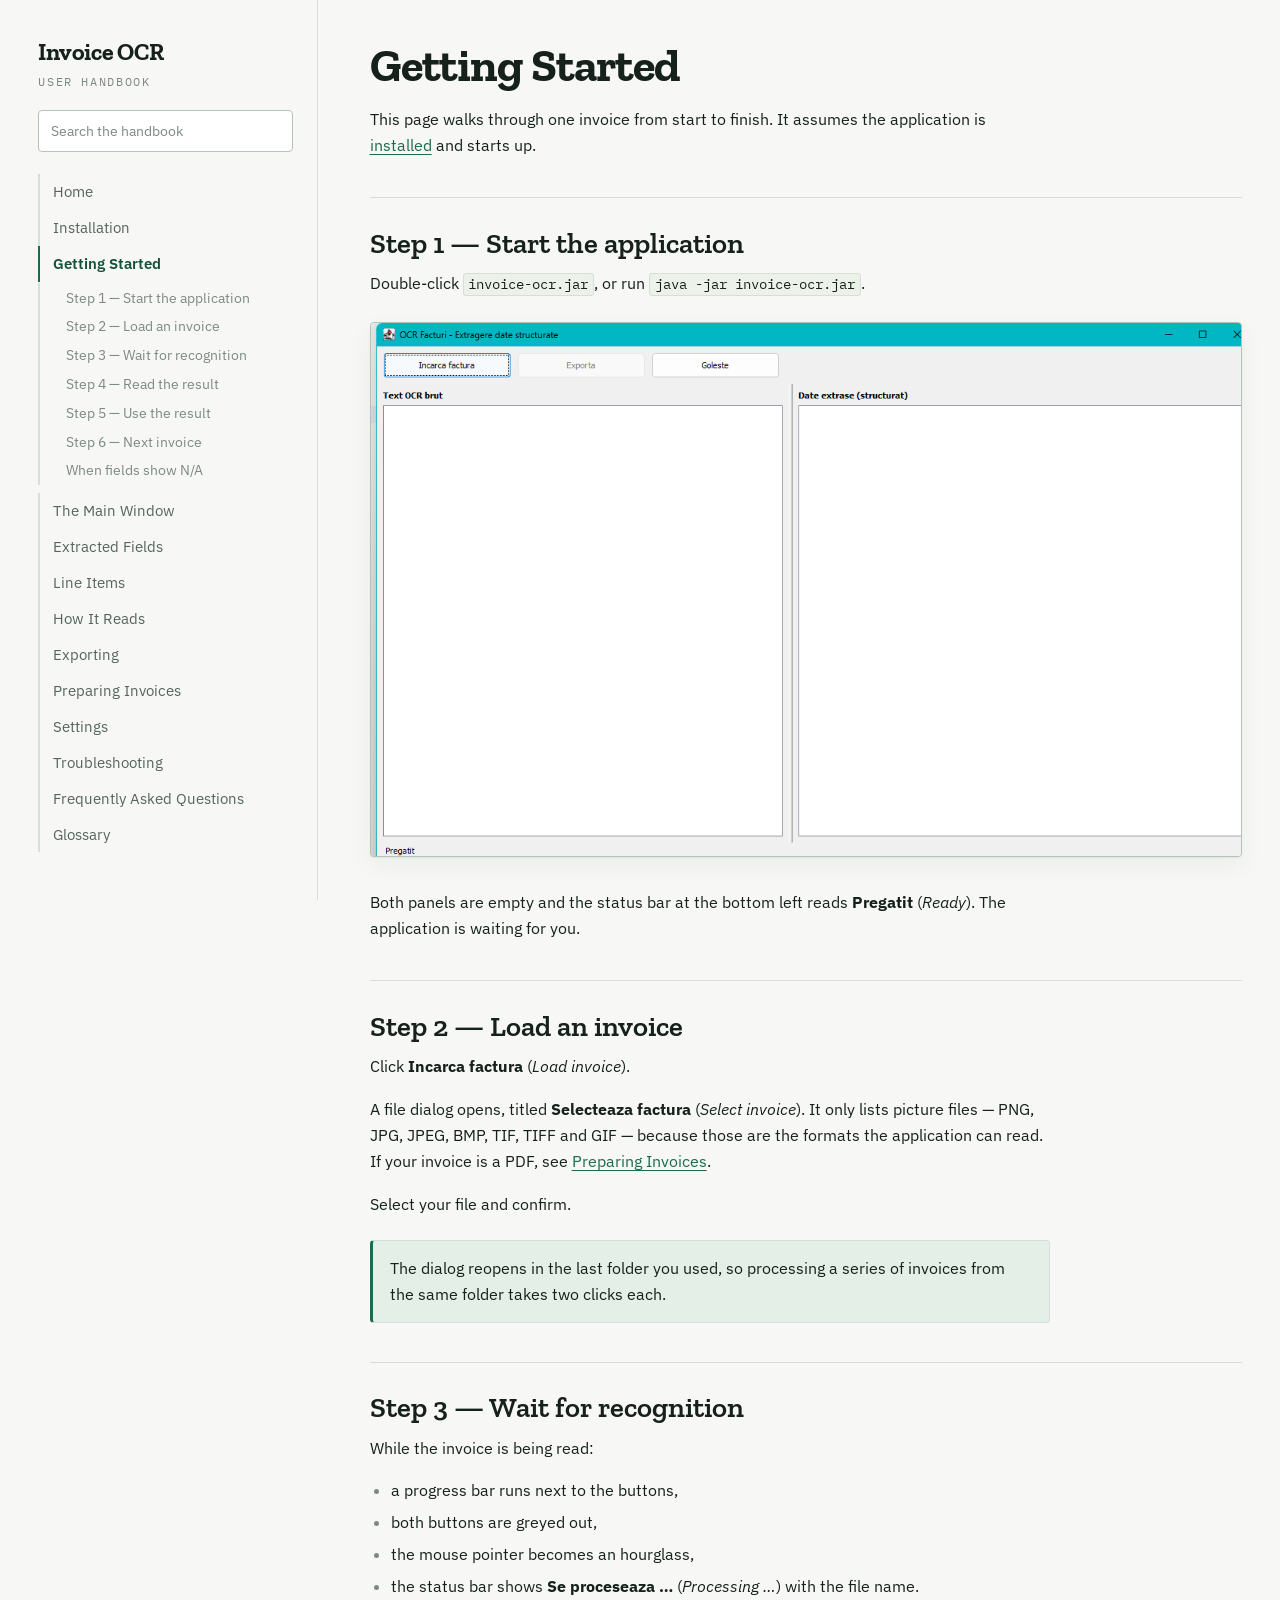
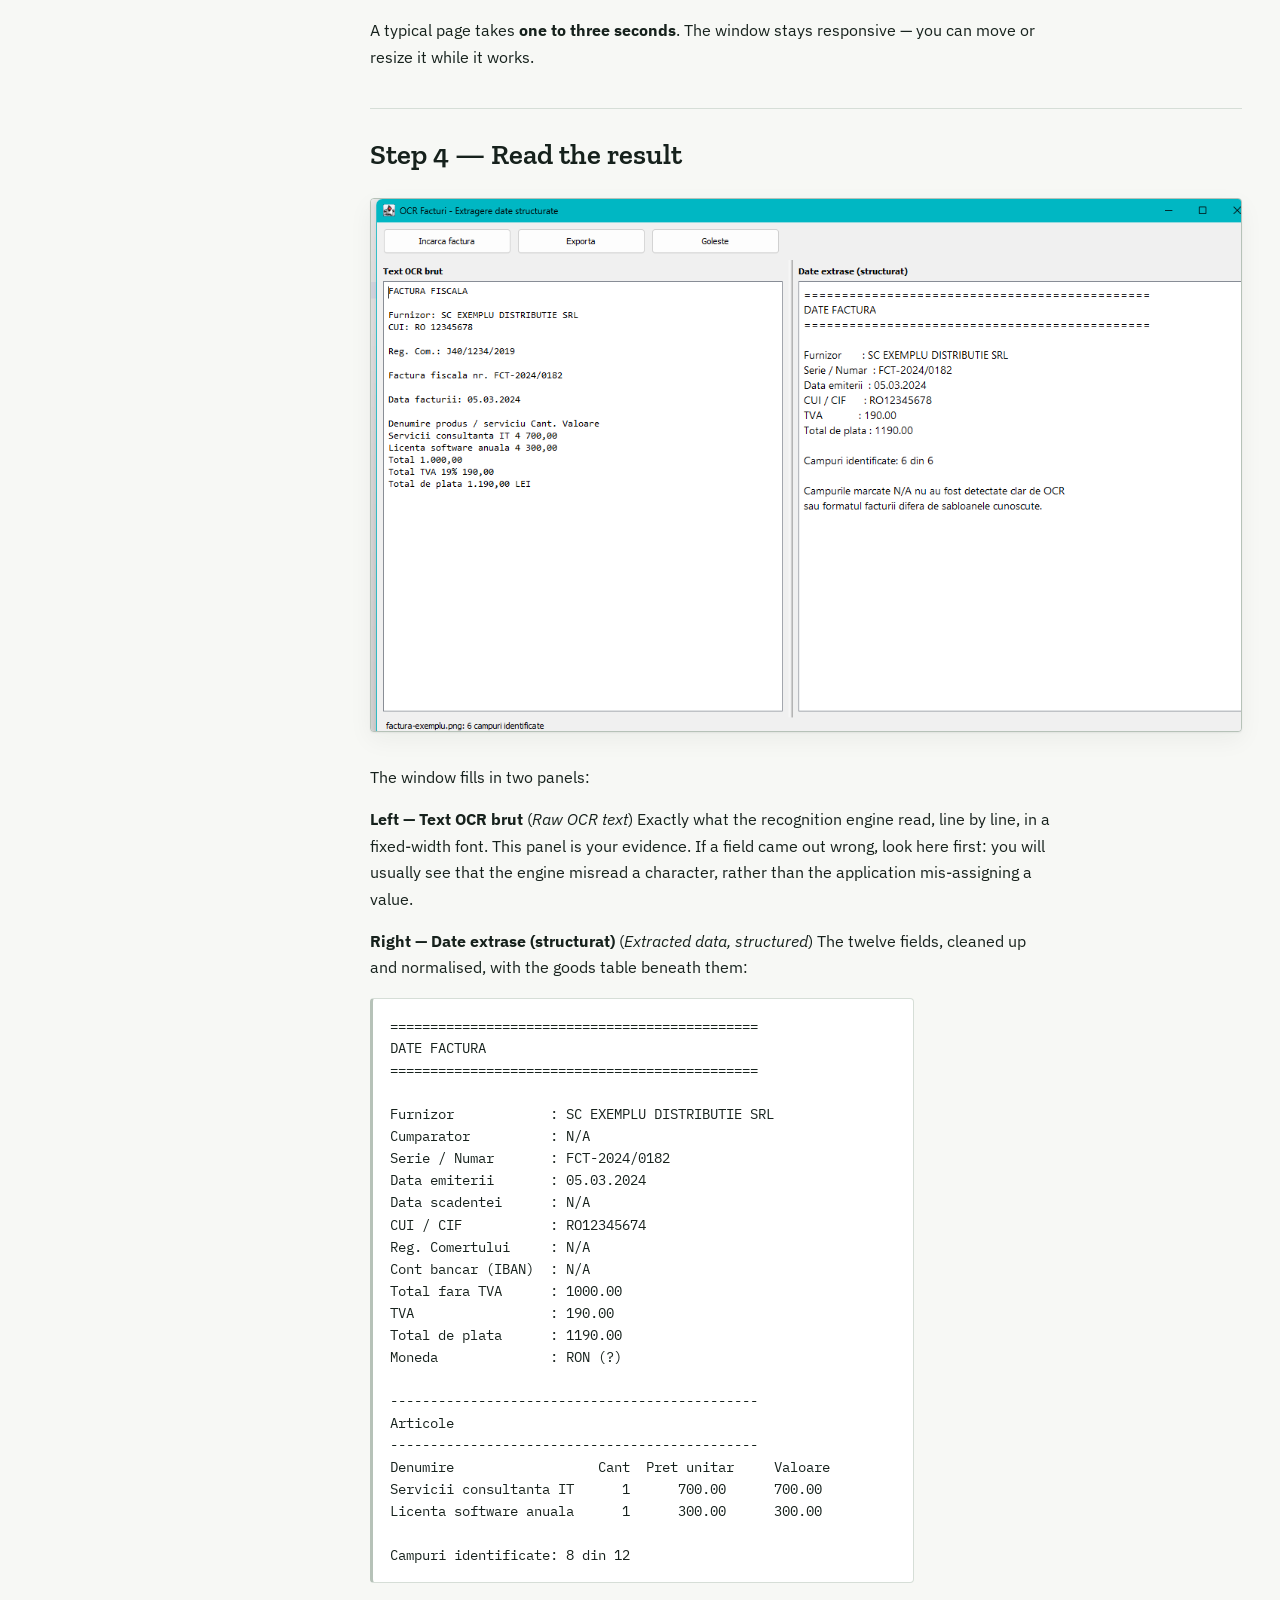
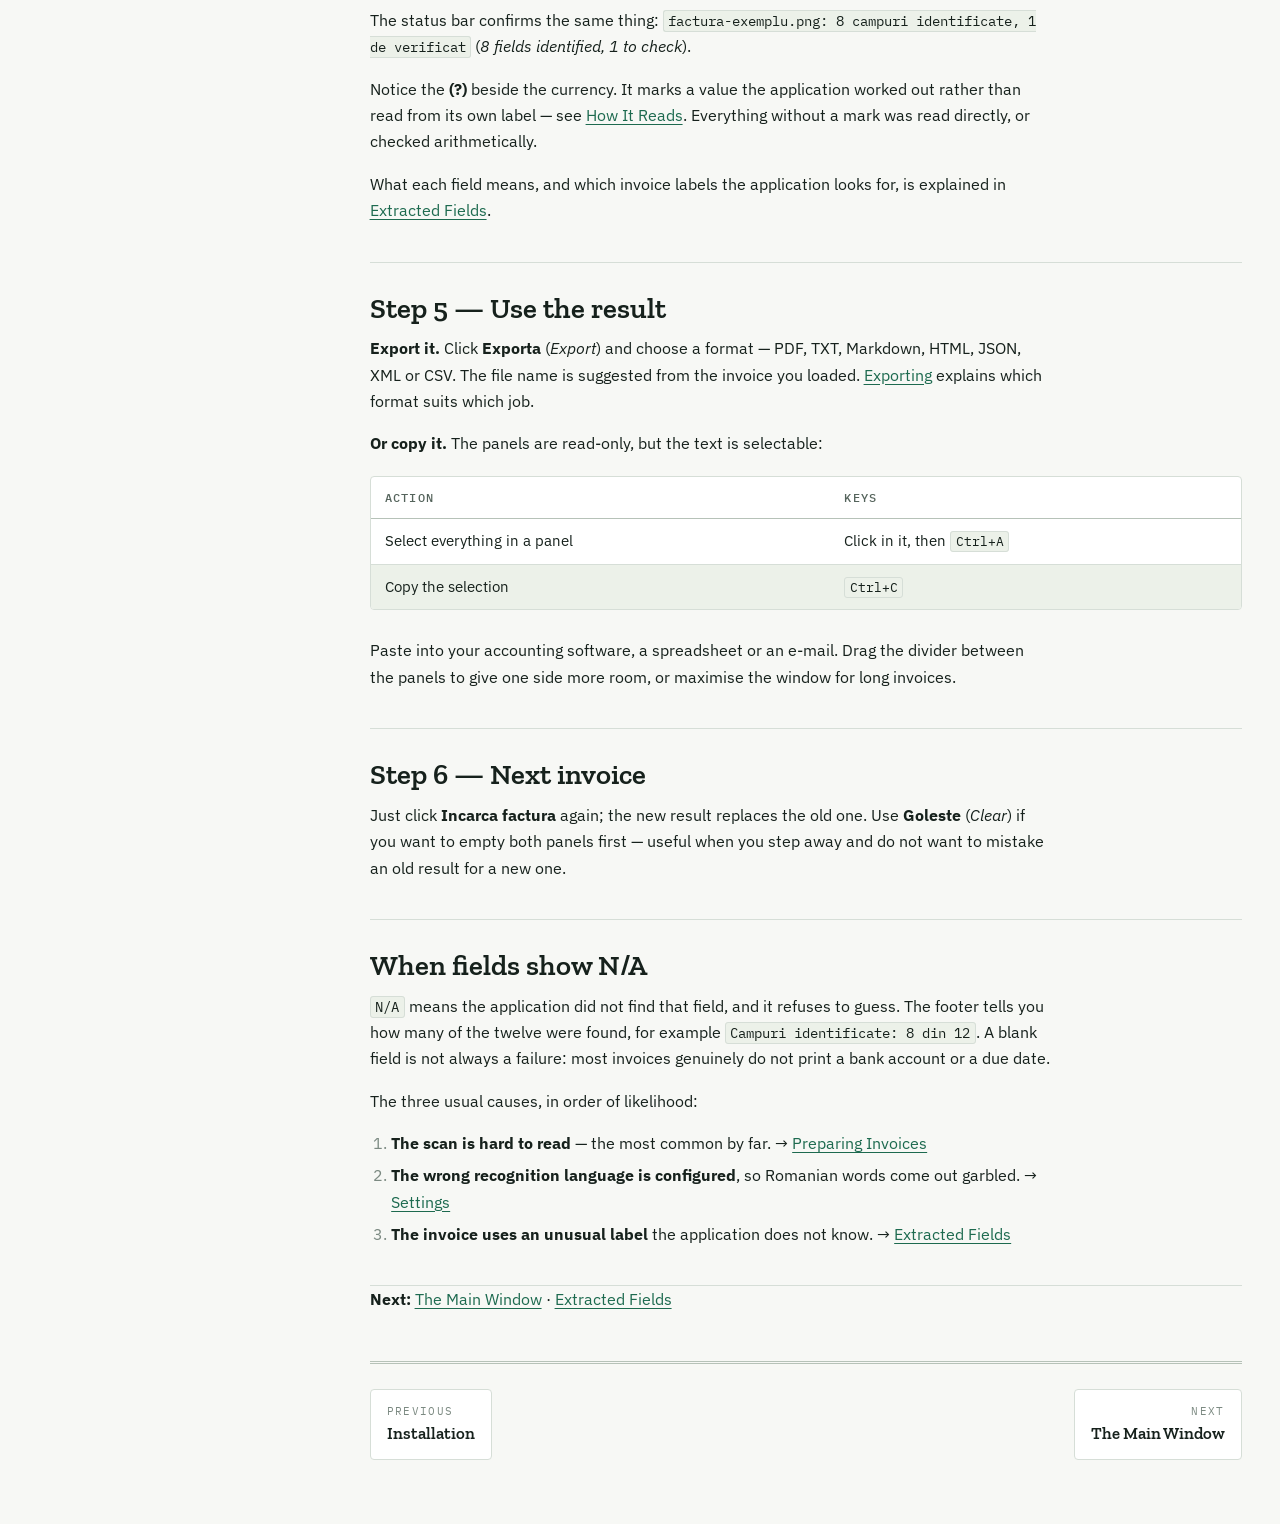
<file: user-docu/html/Getting-Started.html>
<!doctype html>
<html lang="en">
<head>
<meta charset="utf-8">
<meta name="viewport" content="width=device-width, initial-scale=1">
<title>Getting Started &middot; Invoice OCR Handbook</title>
<link rel="preconnect" href="https://fonts.googleapis.com">
<link rel="preconnect" href="https://fonts.gstatic.com" crossorigin>
<link rel="stylesheet" href="https://fonts.googleapis.com/css2?family=IBM+Plex+Mono:wght@400;500&family=IBM+Plex+Sans:wght@400;500;600&family=Zilla+Slab:wght@500;600;700&display=swap">
<link rel="stylesheet" href="assets/wiki.css">
</head>
<body>
<a class="skip" href="#content">Skip to content</a>
<div class="shell">
<nav class="sidebar" aria-label="Handbook">
<a class="brand" href="index.html"><span class="brand-name">Invoice OCR</span><span class="brand-tag">User handbook</span></a>
<div class="search">
<input type="search" id="q" placeholder="Search the handbook" autocomplete="off" aria-label="Search the handbook">
<ul id="results" hidden></ul>
</div>
<ol class="pages">
<li><a href="index.html">Home</a></li>
<li><a href="Installation.html">Installation</a></li>
<li><a href="Getting-Started.html" aria-current="page">Getting Started</a>
<ul class="sections">
<li><a href="#step-1-start-the-application">Step 1 — Start the application</a></li>
<li><a href="#step-2-load-an-invoice">Step 2 — Load an invoice</a></li>
<li><a href="#step-3-wait-for-recognition">Step 3 — Wait for recognition</a></li>
<li><a href="#step-4-read-the-result">Step 4 — Read the result</a></li>
<li><a href="#step-5-use-the-result">Step 5 — Use the result</a></li>
<li><a href="#step-6-next-invoice">Step 6 — Next invoice</a></li>
<li><a href="#when-fields-show-na">When fields show N/A</a></li>
</ul>
</li>
<li><a href="The-Main-Window.html">The Main Window</a></li>
<li><a href="Extracted-Fields.html">Extracted Fields</a></li>
<li><a href="Line-Items.html">Line Items</a></li>
<li><a href="How-It-Reads.html">How It Reads</a></li>
<li><a href="Exporting.html">Exporting</a></li>
<li><a href="Preparing-Invoices.html">Preparing Invoices</a></li>
<li><a href="Settings.html">Settings</a></li>
<li><a href="Troubleshooting.html">Troubleshooting</a></li>
<li><a href="FAQ.html">Frequently Asked Questions</a></li>
<li><a href="Glossary.html">Glossary</a></li>
</ol>
</nav>
<main id="content">
<article>
<h1 id="getting-started">Getting Started</h1>
<p>This page walks through one invoice from start to finish. It assumes the application is <a href="Installation.html">installed</a> and starts up.</p>
<hr>
<h2 id="step-1-start-the-application">Step 1 — Start the application</h2>
<p>Double-click <code>invoice-ocr.jar</code>, or run <code>java -jar invoice-ocr.jar</code>.</p>
<p class="figure"><img src="images/main-window.png" alt="The window as it opens" loading="lazy"></p>
<p>Both panels are empty and the status bar at the bottom left reads <strong>Pregatit</strong> (<em>Ready</em>). The application is waiting for you.</p>
<hr>
<h2 id="step-2-load-an-invoice">Step 2 — Load an invoice</h2>
<p>Click <strong>Incarca factura</strong> (<em>Load invoice</em>).</p>
<p>A file dialog opens, titled <strong>Selecteaza factura</strong> (<em>Select invoice</em>). It only lists picture files — PNG, JPG, JPEG, BMP, TIF, TIFF and GIF — because those are the formats the application can read. If your invoice is a PDF, see <a href="Preparing-Invoices.html#pdf-invoices">Preparing Invoices</a>.</p>
<p>Select your file and confirm.</p>
<blockquote>
<p>The dialog reopens in the last folder you used, so processing a series of invoices from the same folder takes two clicks each.</p>
</blockquote>
<hr>
<h2 id="step-3-wait-for-recognition">Step 3 — Wait for recognition</h2>
<p>While the invoice is being read:</p>
<ul>
<li>a progress bar runs next to the buttons,</li>
<li>both buttons are greyed out,</li>
<li>the mouse pointer becomes an hourglass,</li>
<li>the status bar shows <strong>Se proceseaza …</strong> (<em>Processing …</em>) with the file name.</li>
</ul>
<p>A typical page takes <strong>one to three seconds</strong>. The window stays responsive — you can move or resize it while it works.</p>
<hr>
<h2 id="step-4-read-the-result">Step 4 — Read the result</h2>
<p class="figure"><img src="images/result.png" alt="Both panels filled in after a successful run" loading="lazy"></p>
<p>The window fills in two panels:</p>
<p><strong>Left — Text OCR brut</strong> (<em>Raw OCR text</em>) Exactly what the recognition engine read, line by line, in a fixed-width font. This panel is your evidence. If a field came out wrong, look here first: you will usually see that the engine misread a character, rather than the application mis-assigning a value.</p>
<p><strong>Right — Date extrase (structurat)</strong> (<em>Extracted data, structured</em>) The twelve fields, cleaned up and normalised, with the goods table beneath them:</p>
<pre><code>==============================================
DATE FACTURA
==============================================

Furnizor            : SC EXEMPLU DISTRIBUTIE SRL
Cumparator          : N/A
Serie / Numar       : FCT-2024/0182
Data emiterii       : 05.03.2024
Data scadentei      : N/A
CUI / CIF           : RO12345674
Reg. Comertului     : N/A
Cont bancar (IBAN)  : N/A
Total fara TVA      : 1000.00
TVA                 : 190.00
Total de plata      : 1190.00
Moneda              : RON (?)

----------------------------------------------
Articole
----------------------------------------------
Denumire                  Cant  Pret unitar     Valoare
Servicii consultanta IT      1      700.00      700.00
Licenta software anuala      1      300.00      300.00

Campuri identificate: 8 din 12</code></pre>
<p>The status bar confirms the same thing: <code>factura-exemplu.png: 8 campuri identificate, 1 de verificat</code> (<em>8 fields identified, 1 to check</em>).</p>
<p>Notice the <strong>(?)</strong> beside the currency. It marks a value the application worked out rather than read from its own label — see <a href="How-It-Reads.html">How It Reads</a>. Everything without a mark was read directly, or checked arithmetically.</p>
<p>What each field means, and which invoice labels the application looks for, is explained in <a href="Extracted-Fields.html">Extracted Fields</a>.</p>
<hr>
<h2 id="step-5-use-the-result">Step 5 — Use the result</h2>
<p><strong>Export it.</strong> Click <strong>Exporta</strong> (<em>Export</em>) and choose a format — PDF, TXT, Markdown, HTML, JSON, XML or CSV. The file name is suggested from the invoice you loaded. <a href="Exporting.html">Exporting</a> explains which format suits which job.</p>
<p><strong>Or copy it.</strong> The panels are read-only, but the text is selectable:</p>
<div class="table-wrap">
<table>
<thead>
<tr><th>Action</th><th>Keys</th></tr>
</thead>
<tbody>
<tr><td>Select everything in a panel</td><td>Click in it, then <code>Ctrl+A</code></td></tr>
<tr><td>Copy the selection</td><td><code>Ctrl+C</code></td></tr>
</tbody>
</table>
</div>
<p>Paste into your accounting software, a spreadsheet or an e-mail. Drag the divider between the panels to give one side more room, or maximise the window for long invoices.</p>
<hr>
<h2 id="step-6-next-invoice">Step 6 — Next invoice</h2>
<p>Just click <strong>Incarca factura</strong> again; the new result replaces the old one. Use <strong>Goleste</strong> (<em>Clear</em>) if you want to empty both panels first — useful when you step away and do not want to mistake an old result for a new one.</p>
<hr>
<h2 id="when-fields-show-na">When fields show N/A</h2>
<p><code>N/A</code> means the application did not find that field, and it refuses to guess. The footer tells you how many of the twelve were found, for example <code>Campuri identificate: 8 din 12</code>. A blank field is not always a failure: most invoices genuinely do not print a bank account or a due date.</p>
<p>The three usual causes, in order of likelihood:</p>
<ol>
<li><strong>The scan is hard to read</strong> — the most common by far. → <a href="Preparing-Invoices.html">Preparing Invoices</a></li>
<li><strong>The wrong recognition language is configured</strong>, so Romanian words come out garbled. → <a href="Settings.html#recognition-language">Settings</a></li>
<li><strong>The invoice uses an unusual label</strong> the application does not know. → <a href="Extracted-Fields.html#which-labels-are-recognised">Extracted Fields</a></li>
</ol>
<hr>
<p><strong>Next:</strong> <a href="The-Main-Window.html">The Main Window</a> · <a href="Extracted-Fields.html">Extracted Fields</a></p>
</article>
<nav class="pager" aria-label="Pagination">
<a class="prev" href="Installation.html"><span>Previous</span>Installation</a>
<a class="next" href="The-Main-Window.html"><span>Next</span>The Main Window</a>
</nav>
</main>
</div>
<script src="assets/wiki-index.js"></script>
<script src="assets/wiki.js"></script>
</body>
</html>
</file>
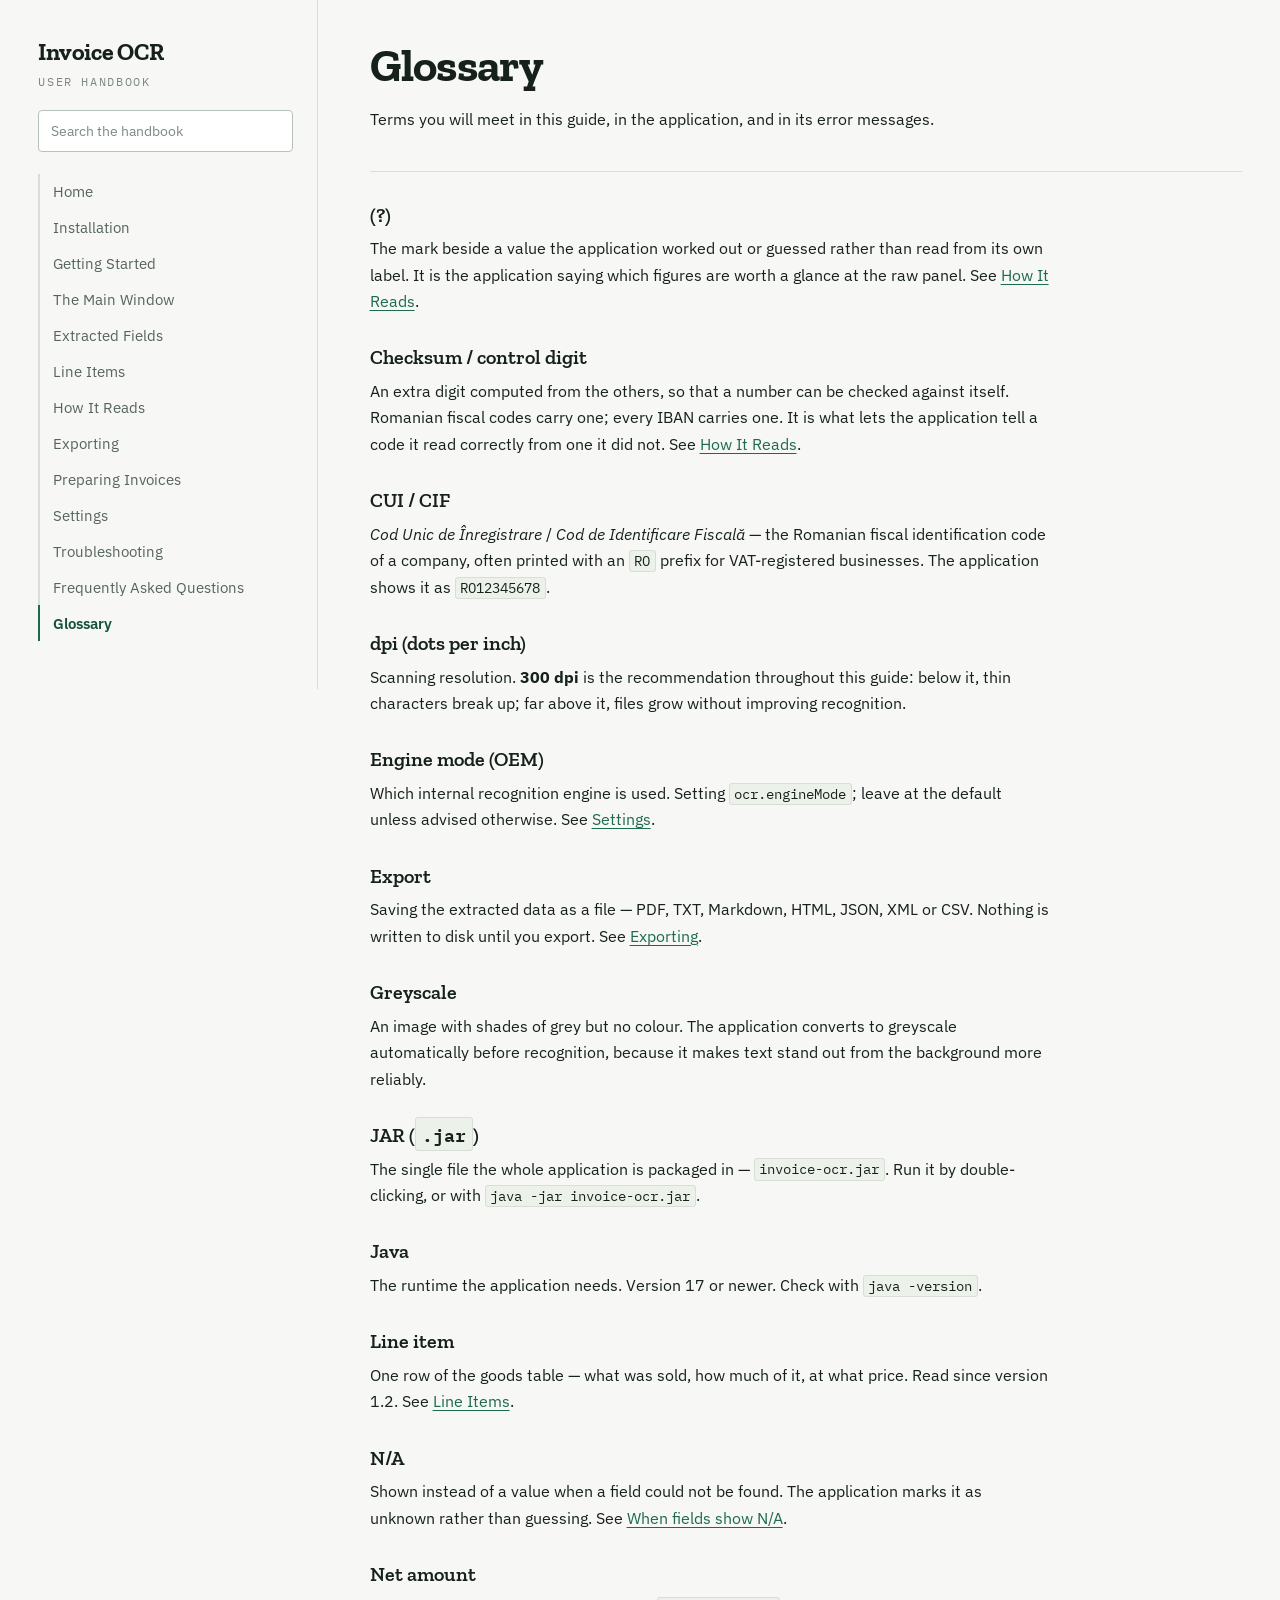
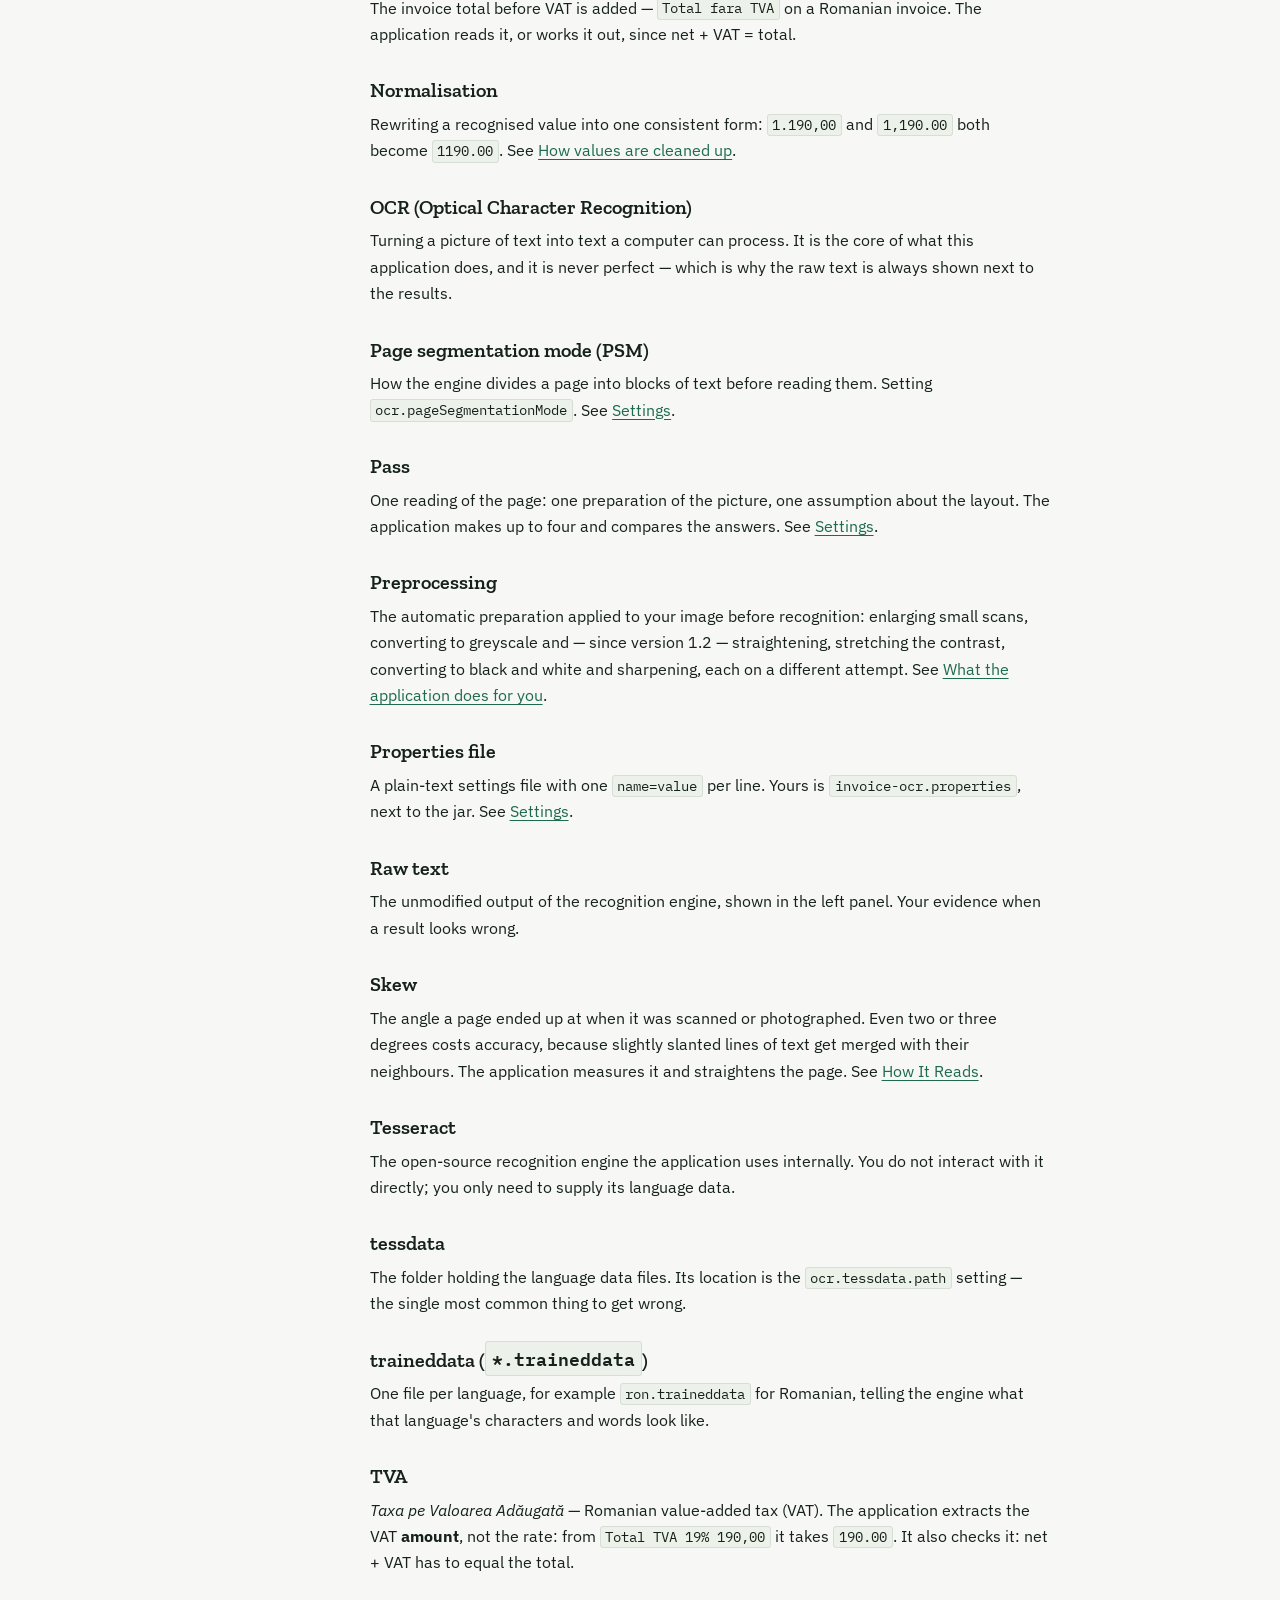
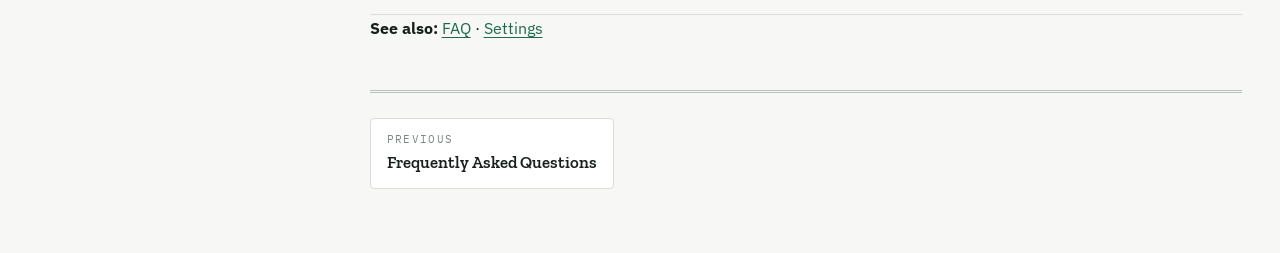
<file: user-docu/html/Glossary.html>
<!doctype html>
<html lang="en">
<head>
<meta charset="utf-8">
<meta name="viewport" content="width=device-width, initial-scale=1">
<title>Glossary &middot; Invoice OCR Handbook</title>
<link rel="preconnect" href="https://fonts.googleapis.com">
<link rel="preconnect" href="https://fonts.gstatic.com" crossorigin>
<link rel="stylesheet" href="https://fonts.googleapis.com/css2?family=IBM+Plex+Mono:wght@400;500&family=IBM+Plex+Sans:wght@400;500;600&family=Zilla+Slab:wght@500;600;700&display=swap">
<link rel="stylesheet" href="assets/wiki.css">
</head>
<body>
<a class="skip" href="#content">Skip to content</a>
<div class="shell">
<nav class="sidebar" aria-label="Handbook">
<a class="brand" href="index.html"><span class="brand-name">Invoice OCR</span><span class="brand-tag">User handbook</span></a>
<div class="search">
<input type="search" id="q" placeholder="Search the handbook" autocomplete="off" aria-label="Search the handbook">
<ul id="results" hidden></ul>
</div>
<ol class="pages">
<li><a href="index.html">Home</a></li>
<li><a href="Installation.html">Installation</a></li>
<li><a href="Getting-Started.html">Getting Started</a></li>
<li><a href="The-Main-Window.html">The Main Window</a></li>
<li><a href="Extracted-Fields.html">Extracted Fields</a></li>
<li><a href="Line-Items.html">Line Items</a></li>
<li><a href="How-It-Reads.html">How It Reads</a></li>
<li><a href="Exporting.html">Exporting</a></li>
<li><a href="Preparing-Invoices.html">Preparing Invoices</a></li>
<li><a href="Settings.html">Settings</a></li>
<li><a href="Troubleshooting.html">Troubleshooting</a></li>
<li><a href="FAQ.html">Frequently Asked Questions</a></li>
<li><a href="Glossary.html" aria-current="page">Glossary</a></li>
</ol>
</nav>
<main id="content">
<article>
<h1 id="glossary">Glossary</h1>
<p>Terms you will meet in this guide, in the application, and in its error messages.</p>
<hr>
<h3 id="">(?)</h3>
<p>The mark beside a value the application worked out or guessed rather than read from its own label. It is the application saying which figures are worth a glance at the raw panel. See <a href="How-It-Reads.html#it-tells-you-what-to-check">How It Reads</a>.</p>
<h3 id="checksum-control-digit">Checksum / control digit</h3>
<p>An extra digit computed from the others, so that a number can be checked against itself. Romanian fiscal codes carry one; every IBAN carries one. It is what lets the application tell a code it read correctly from one it did not. See <a href="How-It-Reads.html#it-checks-what-it-read">How It Reads</a>.</p>
<h3 id="cui-cif">CUI / CIF</h3>
<p><em>Cod Unic de Înregistrare</em> / <em>Cod de Identificare Fiscală</em> — the Romanian fiscal identification code of a company, often printed with an <code>RO</code> prefix for VAT-registered businesses. The application shows it as <code>RO12345678</code>.</p>
<h3 id="dpi-dots-per-inch">dpi (dots per inch)</h3>
<p>Scanning resolution. <strong>300 dpi</strong> is the recommendation throughout this guide: below it, thin characters break up; far above it, files grow without improving recognition.</p>
<h3 id="engine-mode-oem">Engine mode (OEM)</h3>
<p>Which internal recognition engine is used. Setting <code>ocr.engineMode</code>; leave at the default unless advised otherwise. See <a href="Settings.html#engine-mode">Settings</a>.</p>
<h3 id="export">Export</h3>
<p>Saving the extracted data as a file — PDF, TXT, Markdown, HTML, JSON, XML or CSV. Nothing is written to disk until you export. See <a href="Exporting.html">Exporting</a>.</p>
<h3 id="greyscale">Greyscale</h3>
<p>An image with shades of grey but no colour. The application converts to greyscale automatically before recognition, because it makes text stand out from the background more reliably.</p>
<h3 id="jar-jar">JAR (<code>.jar</code>)</h3>
<p>The single file the whole application is packaged in — <code>invoice-ocr.jar</code>. Run it by double-clicking, or with <code>java -jar invoice-ocr.jar</code>.</p>
<h3 id="java">Java</h3>
<p>The runtime the application needs. Version 17 or newer. Check with <code>java -version</code>.</p>
<h3 id="line-item">Line item</h3>
<p>One row of the goods table — what was sold, how much of it, at what price. Read since version 1.2. See <a href="Line-Items.html">Line Items</a>.</p>
<h3 id="na">N/A</h3>
<p>Shown instead of a value when a field could not be found. The application marks it as unknown rather than guessing. See <a href="Getting-Started.html#when-fields-show-na">When fields show N/A</a>.</p>
<h3 id="net-amount">Net amount</h3>
<p>The invoice total before VAT is added — <code>Total fara TVA</code> on a Romanian invoice. The application reads it, or works it out, since net + VAT = total.</p>
<h3 id="normalisation">Normalisation</h3>
<p>Rewriting a recognised value into one consistent form: <code>1.190,00</code> and <code>1,190.00</code> both become <code>1190.00</code>. See <a href="Extracted-Fields.html#how-values-are-cleaned-up">How values are cleaned up</a>.</p>
<h3 id="ocr-optical-character-recognition">OCR (Optical Character Recognition)</h3>
<p>Turning a picture of text into text a computer can process. It is the core of what this application does, and it is never perfect — which is why the raw text is always shown next to the results.</p>
<h3 id="page-segmentation-mode-psm">Page segmentation mode (PSM)</h3>
<p>How the engine divides a page into blocks of text before reading them. Setting <code>ocr.pageSegmentationMode</code>. See <a href="Settings.html#page-segmentation-mode">Settings</a>.</p>
<h3 id="pass">Pass</h3>
<p>One reading of the page: one preparation of the picture, one assumption about the layout. The application makes up to four and compares the answers. See <a href="Settings.html#how-many-times-a-page-is-read">Settings</a>.</p>
<h3 id="preprocessing">Preprocessing</h3>
<p>The automatic preparation applied to your image before recognition: enlarging small scans, converting to greyscale and — since version 1.2 — straightening, stretching the contrast, converting to black and white and sharpening, each on a different attempt. See <a href="Preparing-Invoices.html#what-the-application-does-for-you">What the application does for you</a>.</p>
<h3 id="properties-file">Properties file</h3>
<p>A plain-text settings file with one <code>name=value</code> per line. Yours is <code>invoice-ocr.properties</code>, next to the jar. See <a href="Settings.html#where-settings-live">Settings</a>.</p>
<h3 id="raw-text">Raw text</h3>
<p>The unmodified output of the recognition engine, shown in the left panel. Your evidence when a result looks wrong.</p>
<h3 id="skew">Skew</h3>
<p>The angle a page ended up at when it was scanned or photographed. Even two or three degrees costs accuracy, because slightly slanted lines of text get merged with their neighbours. The application measures it and straightens the page. See <a href="How-It-Reads.html#it-reads-the-page-several-times">How It Reads</a>.</p>
<h3 id="tesseract">Tesseract</h3>
<p>The open-source recognition engine the application uses internally. You do not interact with it directly; you only need to supply its language data.</p>
<h3 id="tessdata">tessdata</h3>
<p>The folder holding the language data files. Its location is the <code>ocr.tessdata.path</code> setting — the single most common thing to get wrong.</p>
<h3 id="traineddata-traineddata">traineddata (<code>*.traineddata</code>)</h3>
<p>One file per language, for example <code>ron.traineddata</code> for Romanian, telling the engine what that language's characters and words look like.</p>
<h3 id="tva">TVA</h3>
<p><em>Taxa pe Valoarea Adăugată</em> — Romanian value-added tax (VAT). The application extracts the VAT <strong>amount</strong>, not the rate: from <code>Total TVA 19% 190,00</code> it takes <code>190.00</code>. It also checks it: net + VAT has to equal the total.</p>
<hr>
<p><strong>See also:</strong> <a href="FAQ.html">FAQ</a> · <a href="Settings.html">Settings</a></p>
</article>
<nav class="pager" aria-label="Pagination">
<a class="prev" href="FAQ.html"><span>Previous</span>Frequently Asked Questions</a>
</nav>
</main>
</div>
<script src="assets/wiki-index.js"></script>
<script src="assets/wiki.js"></script>
</body>
</html>
</file>
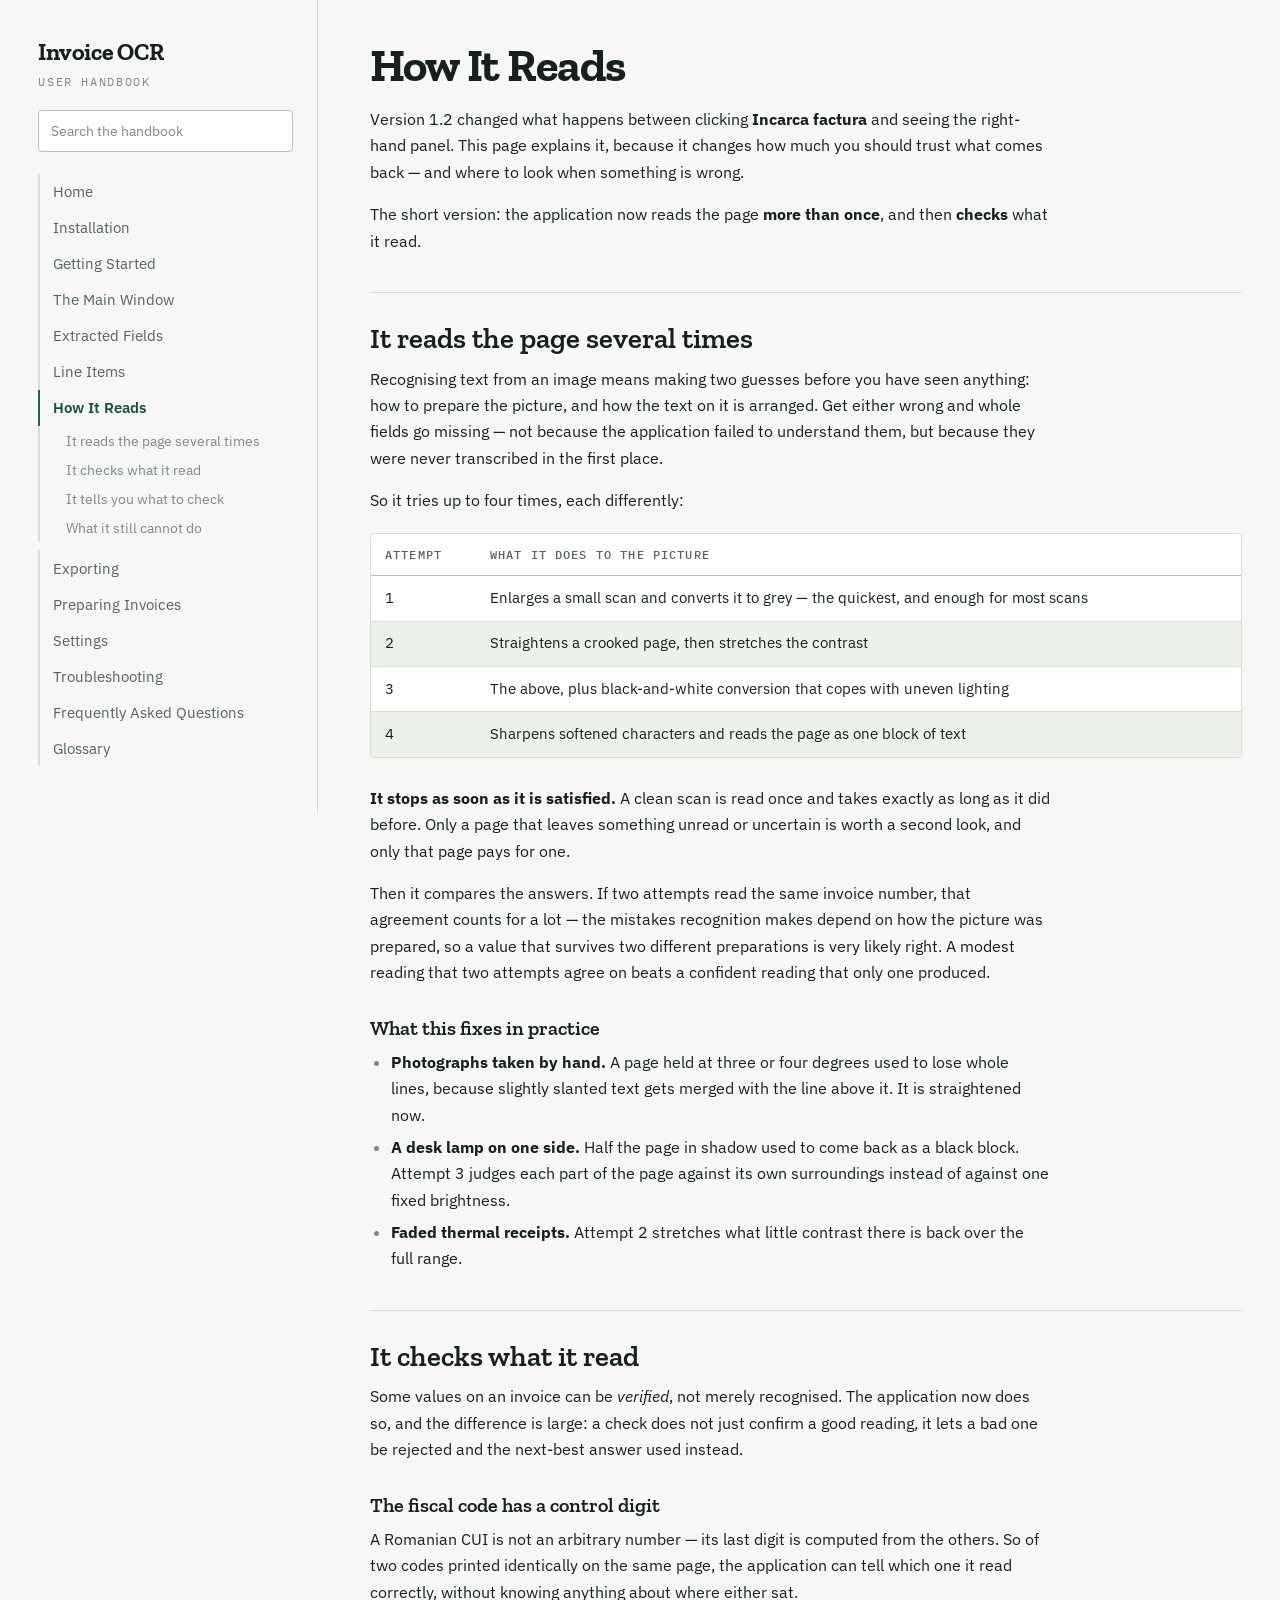
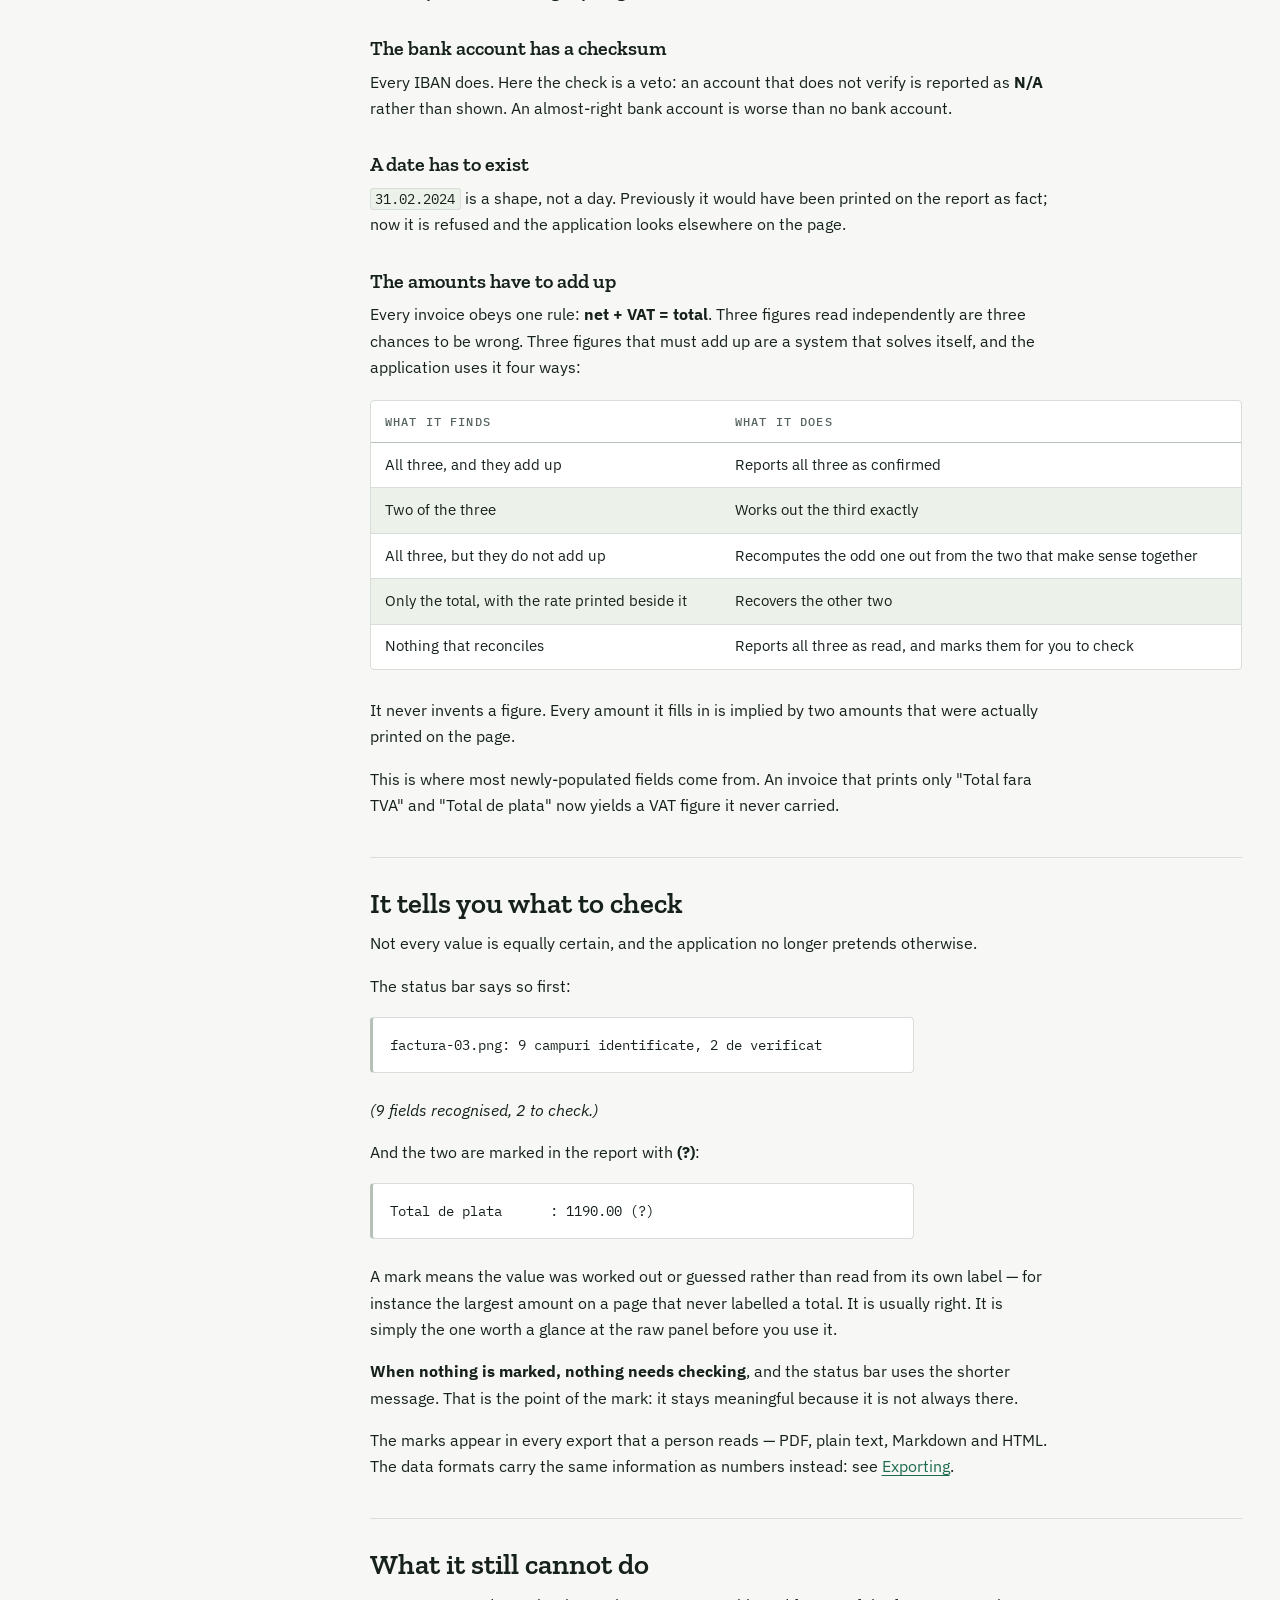
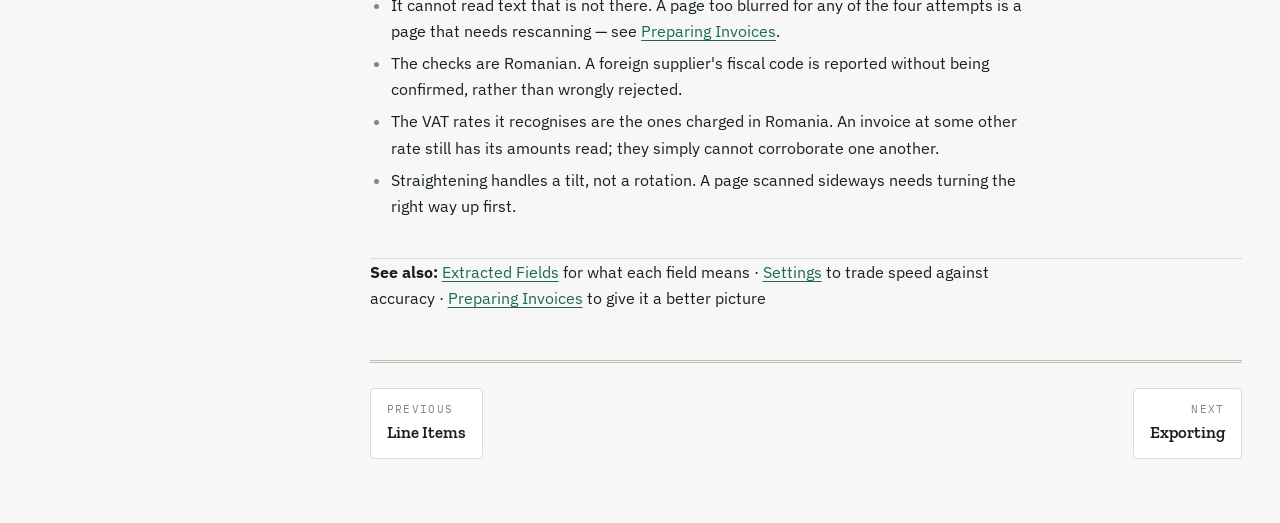
<file: user-docu/html/How-It-Reads.html>
<!doctype html>
<html lang="en">
<head>
<meta charset="utf-8">
<meta name="viewport" content="width=device-width, initial-scale=1">
<title>How It Reads &middot; Invoice OCR Handbook</title>
<link rel="preconnect" href="https://fonts.googleapis.com">
<link rel="preconnect" href="https://fonts.gstatic.com" crossorigin>
<link rel="stylesheet" href="https://fonts.googleapis.com/css2?family=IBM+Plex+Mono:wght@400;500&family=IBM+Plex+Sans:wght@400;500;600&family=Zilla+Slab:wght@500;600;700&display=swap">
<link rel="stylesheet" href="assets/wiki.css">
</head>
<body>
<a class="skip" href="#content">Skip to content</a>
<div class="shell">
<nav class="sidebar" aria-label="Handbook">
<a class="brand" href="index.html"><span class="brand-name">Invoice OCR</span><span class="brand-tag">User handbook</span></a>
<div class="search">
<input type="search" id="q" placeholder="Search the handbook" autocomplete="off" aria-label="Search the handbook">
<ul id="results" hidden></ul>
</div>
<ol class="pages">
<li><a href="index.html">Home</a></li>
<li><a href="Installation.html">Installation</a></li>
<li><a href="Getting-Started.html">Getting Started</a></li>
<li><a href="The-Main-Window.html">The Main Window</a></li>
<li><a href="Extracted-Fields.html">Extracted Fields</a></li>
<li><a href="Line-Items.html">Line Items</a></li>
<li><a href="How-It-Reads.html" aria-current="page">How It Reads</a>
<ul class="sections">
<li><a href="#it-reads-the-page-several-times">It reads the page several times</a></li>
<li><a href="#it-checks-what-it-read">It checks what it read</a></li>
<li><a href="#it-tells-you-what-to-check">It tells you what to check</a></li>
<li><a href="#what-it-still-cannot-do">What it still cannot do</a></li>
</ul>
</li>
<li><a href="Exporting.html">Exporting</a></li>
<li><a href="Preparing-Invoices.html">Preparing Invoices</a></li>
<li><a href="Settings.html">Settings</a></li>
<li><a href="Troubleshooting.html">Troubleshooting</a></li>
<li><a href="FAQ.html">Frequently Asked Questions</a></li>
<li><a href="Glossary.html">Glossary</a></li>
</ol>
</nav>
<main id="content">
<article>
<h1 id="how-it-reads">How It Reads</h1>
<p>Version 1.2 changed what happens between clicking <strong>Incarca factura</strong> and seeing the right-hand panel. This page explains it, because it changes how much you should trust what comes back — and where to look when something is wrong.</p>
<p>The short version: the application now reads the page <strong>more than once</strong>, and then <strong>checks</strong> what it read.</p>
<hr>
<h2 id="it-reads-the-page-several-times">It reads the page several times</h2>
<p>Recognising text from an image means making two guesses before you have seen anything: how to prepare the picture, and how the text on it is arranged. Get either wrong and whole fields go missing — not because the application failed to understand them, but because they were never transcribed in the first place.</p>
<p>So it tries up to four times, each differently:</p>
<div class="table-wrap">
<table>
<thead>
<tr><th>Attempt</th><th>What it does to the picture</th></tr>
</thead>
<tbody>
<tr><td>1</td><td>Enlarges a small scan and converts it to grey — the quickest, and enough for most scans</td></tr>
<tr><td>2</td><td>Straightens a crooked page, then stretches the contrast</td></tr>
<tr><td>3</td><td>The above, plus black-and-white conversion that copes with uneven lighting</td></tr>
<tr><td>4</td><td>Sharpens softened characters and reads the page as one block of text</td></tr>
</tbody>
</table>
</div>
<p><strong>It stops as soon as it is satisfied.</strong> A clean scan is read once and takes exactly as long as it did before. Only a page that leaves something unread or uncertain is worth a second look, and only that page pays for one.</p>
<p>Then it compares the answers. If two attempts read the same invoice number, that agreement counts for a lot — the mistakes recognition makes depend on how the picture was prepared, so a value that survives two different preparations is very likely right. A modest reading that two attempts agree on beats a confident reading that only one produced.</p>
<h3 id="what-this-fixes-in-practice">What this fixes in practice</h3>
<ul>
<li><strong>Photographs taken by hand.</strong> A page held at three or four degrees used to lose whole lines, because slightly slanted text gets merged with the line above it. It is straightened now.</li>
<li><strong>A desk lamp on one side.</strong> Half the page in shadow used to come back as a black block. Attempt 3 judges each part of the page against its own surroundings instead of against one fixed brightness.</li>
<li><strong>Faded thermal receipts.</strong> Attempt 2 stretches what little contrast there is back over the full range.</li>
</ul>
<hr>
<h2 id="it-checks-what-it-read">It checks what it read</h2>
<p>Some values on an invoice can be <em>verified</em>, not merely recognised. The application now does so, and the difference is large: a check does not just confirm a good reading, it lets a bad one be rejected and the next-best answer used instead.</p>
<h3 id="the-fiscal-code-has-a-control-digit">The fiscal code has a control digit</h3>
<p>A Romanian CUI is not an arbitrary number — its last digit is computed from the others. So of two codes printed identically on the same page, the application can tell which one it read correctly, without knowing anything about where either sat.</p>
<h3 id="the-bank-account-has-a-checksum">The bank account has a checksum</h3>
<p>Every IBAN does. Here the check is a veto: an account that does not verify is reported as <strong>N/A</strong> rather than shown. An almost-right bank account is worse than no bank account.</p>
<h3 id="a-date-has-to-exist">A date has to exist</h3>
<p><code>31.02.2024</code> is a shape, not a day. Previously it would have been printed on the report as fact; now it is refused and the application looks elsewhere on the page.</p>
<h3 id="the-amounts-have-to-add-up">The amounts have to add up</h3>
<p>Every invoice obeys one rule: <strong>net + VAT = total</strong>. Three figures read independently are three chances to be wrong. Three figures that must add up are a system that solves itself, and the application uses it four ways:</p>
<div class="table-wrap">
<table>
<thead>
<tr><th>What it finds</th><th>What it does</th></tr>
</thead>
<tbody>
<tr><td>All three, and they add up</td><td>Reports all three as confirmed</td></tr>
<tr><td>Two of the three</td><td>Works out the third exactly</td></tr>
<tr><td>All three, but they do not add up</td><td>Recomputes the odd one out from the two that make sense together</td></tr>
<tr><td>Only the total, with the rate printed beside it</td><td>Recovers the other two</td></tr>
<tr><td>Nothing that reconciles</td><td>Reports all three as read, and marks them for you to check</td></tr>
</tbody>
</table>
</div>
<p>It never invents a figure. Every amount it fills in is implied by two amounts that were actually printed on the page.</p>
<p>This is where most newly-populated fields come from. An invoice that prints only "Total fara TVA" and "Total de plata" now yields a VAT figure it never carried.</p>
<hr>
<h2 id="it-tells-you-what-to-check">It tells you what to check</h2>
<p>Not every value is equally certain, and the application no longer pretends otherwise.</p>
<p>The status bar says so first:</p>
<pre><code>factura-03.png: 9 campuri identificate, 2 de verificat</code></pre>
<p><em>(9 fields recognised, 2 to check.)</em></p>
<p>And the two are marked in the report with <strong>(?)</strong>:</p>
<pre><code>Total de plata      : 1190.00 (?)</code></pre>
<p>A mark means the value was worked out or guessed rather than read from its own label — for instance the largest amount on a page that never labelled a total. It is usually right. It is simply the one worth a glance at the raw panel before you use it.</p>
<p><strong>When nothing is marked, nothing needs checking</strong>, and the status bar uses the shorter message. That is the point of the mark: it stays meaningful because it is not always there.</p>
<p>The marks appear in every export that a person reads — PDF, plain text, Markdown and HTML. The data formats carry the same information as numbers instead: see <a href="Exporting.html">Exporting</a>.</p>
<hr>
<h2 id="what-it-still-cannot-do">What it still cannot do</h2>
<ul>
<li>It cannot read text that is not there. A page too blurred for any of the four attempts is a page that needs rescanning — see <a href="Preparing-Invoices.html">Preparing Invoices</a>.</li>
<li>The checks are Romanian. A foreign supplier's fiscal code is reported without being confirmed, rather than wrongly rejected.</li>
<li>The VAT rates it recognises are the ones charged in Romania. An invoice at some other rate still has its amounts read; they simply cannot corroborate one another.</li>
<li>Straightening handles a tilt, not a rotation. A page scanned sideways needs turning the right way up first.</li>
</ul>
<hr>
<p><strong>See also:</strong> <a href="Extracted-Fields.html">Extracted Fields</a> for what each field means · <a href="Settings.html">Settings</a> to trade speed against accuracy · <a href="Preparing-Invoices.html">Preparing Invoices</a> to give it a better picture</p>
</article>
<nav class="pager" aria-label="Pagination">
<a class="prev" href="Line-Items.html"><span>Previous</span>Line Items</a>
<a class="next" href="Exporting.html"><span>Next</span>Exporting</a>
</nav>
</main>
</div>
<script src="assets/wiki-index.js"></script>
<script src="assets/wiki.js"></script>
</body>
</html>
</file>
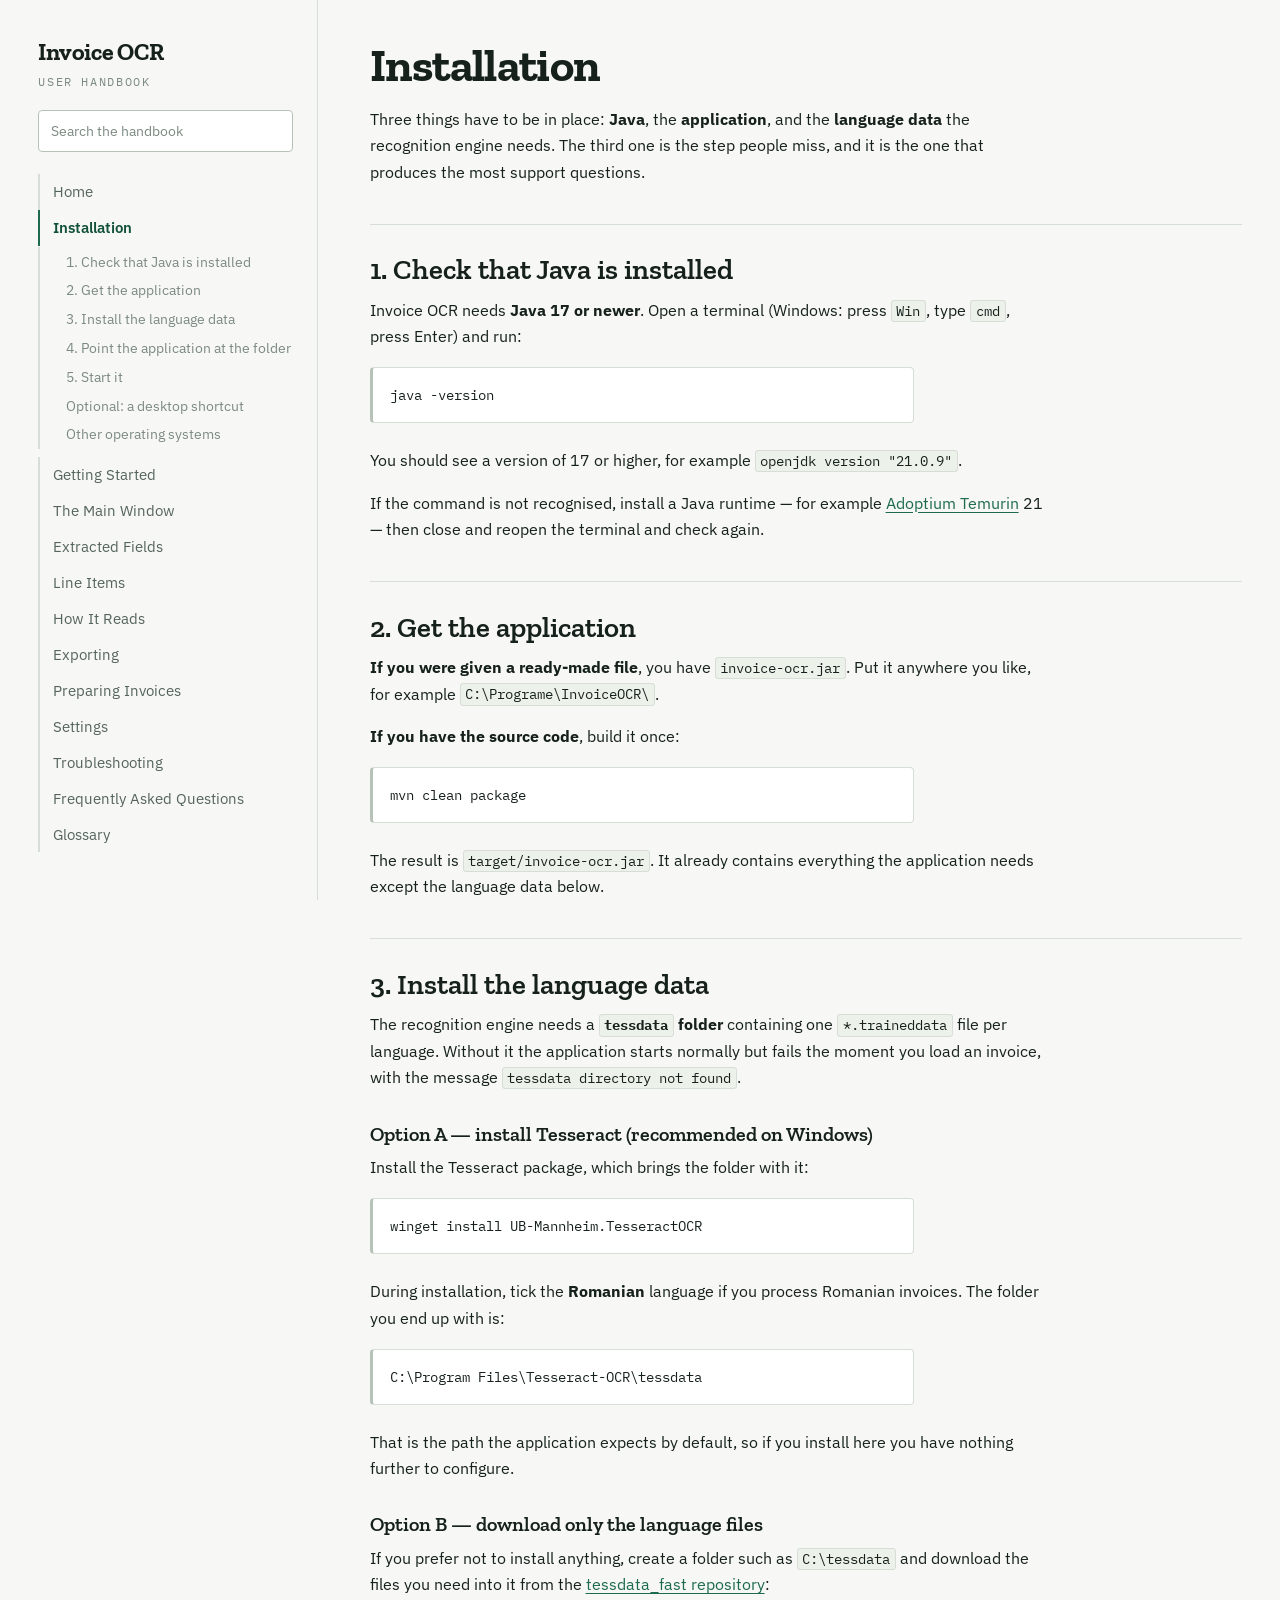
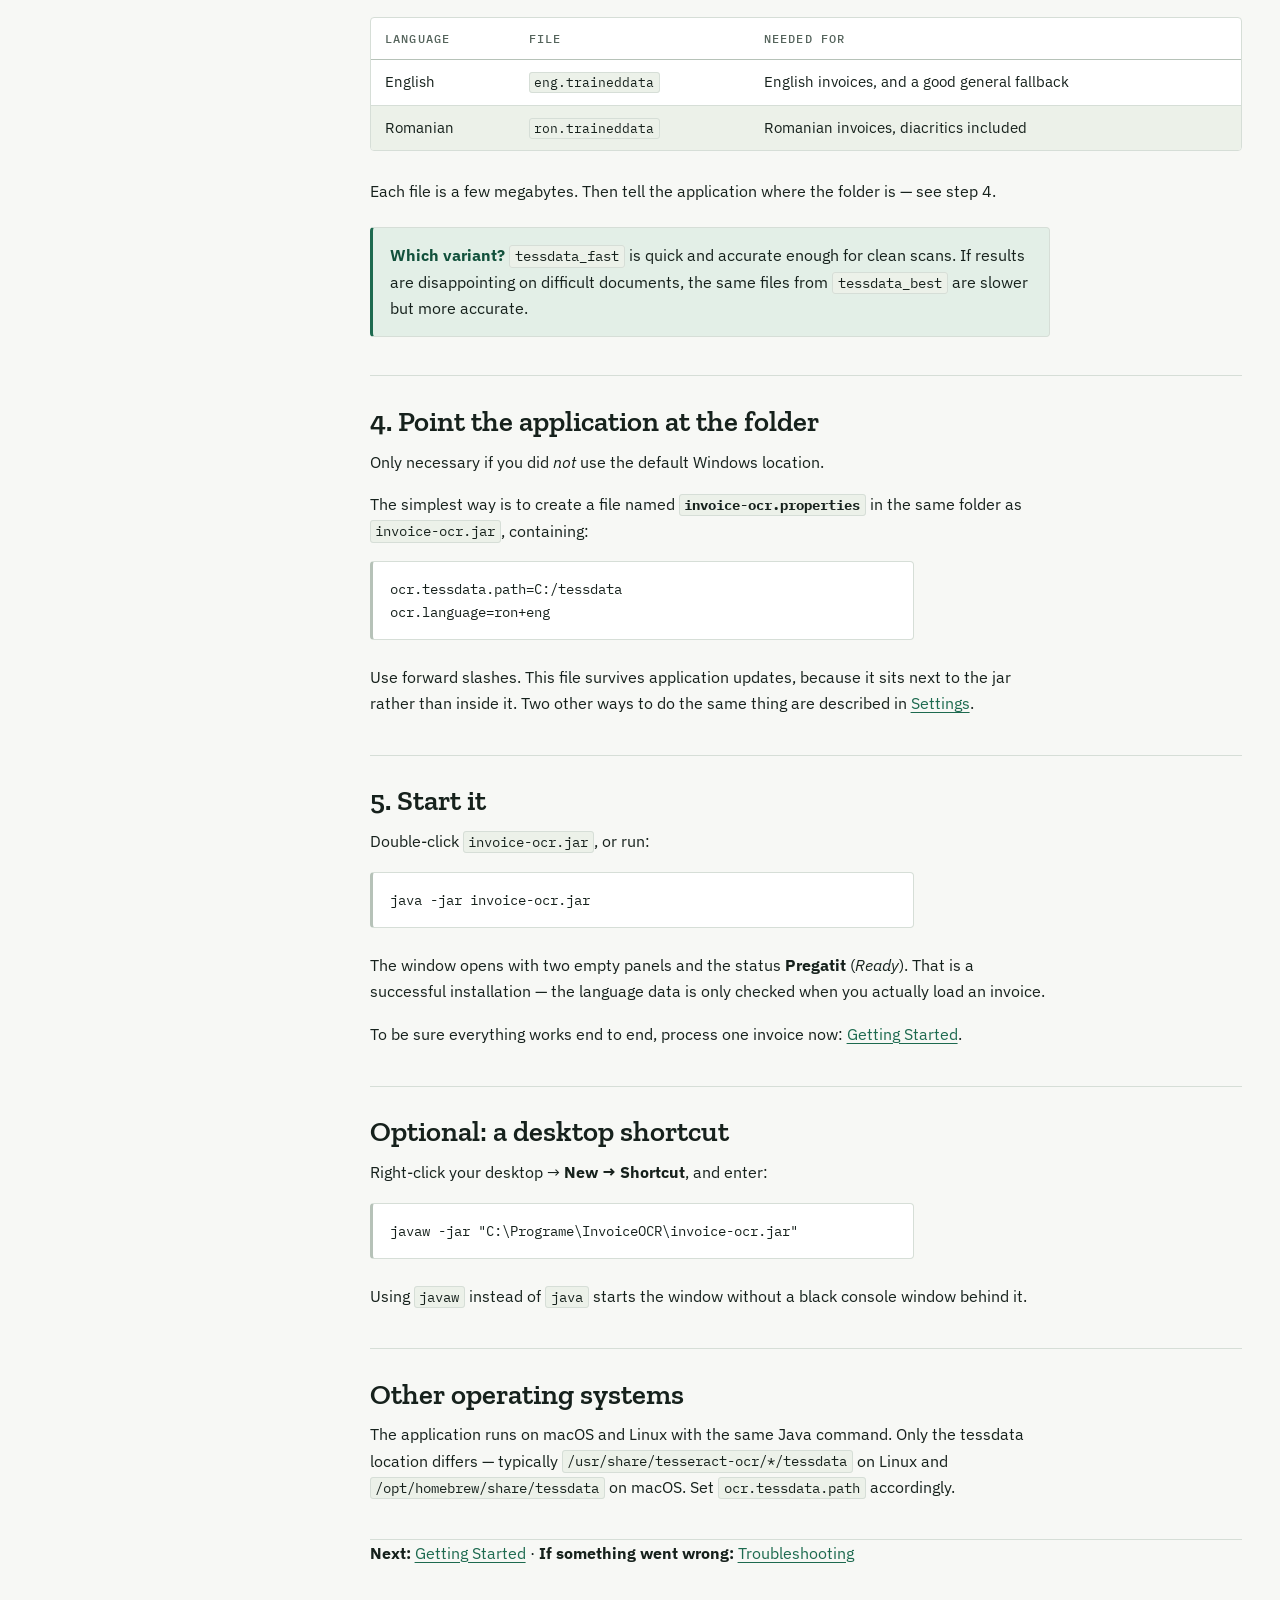
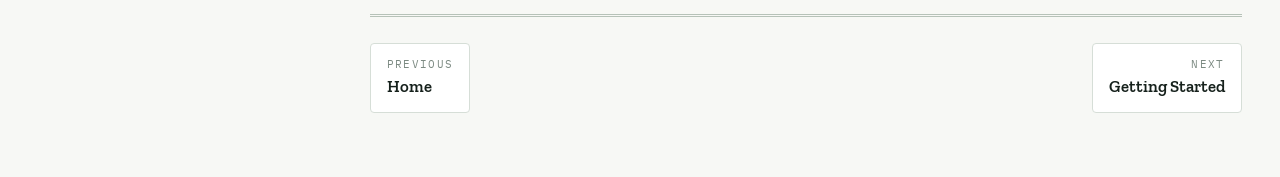
<file: user-docu/html/Installation.html>
<!doctype html>
<html lang="en">
<head>
<meta charset="utf-8">
<meta name="viewport" content="width=device-width, initial-scale=1">
<title>Installation &middot; Invoice OCR Handbook</title>
<link rel="preconnect" href="https://fonts.googleapis.com">
<link rel="preconnect" href="https://fonts.gstatic.com" crossorigin>
<link rel="stylesheet" href="https://fonts.googleapis.com/css2?family=IBM+Plex+Mono:wght@400;500&family=IBM+Plex+Sans:wght@400;500;600&family=Zilla+Slab:wght@500;600;700&display=swap">
<link rel="stylesheet" href="assets/wiki.css">
</head>
<body>
<a class="skip" href="#content">Skip to content</a>
<div class="shell">
<nav class="sidebar" aria-label="Handbook">
<a class="brand" href="index.html"><span class="brand-name">Invoice OCR</span><span class="brand-tag">User handbook</span></a>
<div class="search">
<input type="search" id="q" placeholder="Search the handbook" autocomplete="off" aria-label="Search the handbook">
<ul id="results" hidden></ul>
</div>
<ol class="pages">
<li><a href="index.html">Home</a></li>
<li><a href="Installation.html" aria-current="page">Installation</a>
<ul class="sections">
<li><a href="#1-check-that-java-is-installed">1. Check that Java is installed</a></li>
<li><a href="#2-get-the-application">2. Get the application</a></li>
<li><a href="#3-install-the-language-data">3. Install the language data</a></li>
<li><a href="#4-point-the-application-at-the-folder">4. Point the application at the folder</a></li>
<li><a href="#5-start-it">5. Start it</a></li>
<li><a href="#optional-a-desktop-shortcut">Optional: a desktop shortcut</a></li>
<li><a href="#other-operating-systems">Other operating systems</a></li>
</ul>
</li>
<li><a href="Getting-Started.html">Getting Started</a></li>
<li><a href="The-Main-Window.html">The Main Window</a></li>
<li><a href="Extracted-Fields.html">Extracted Fields</a></li>
<li><a href="Line-Items.html">Line Items</a></li>
<li><a href="How-It-Reads.html">How It Reads</a></li>
<li><a href="Exporting.html">Exporting</a></li>
<li><a href="Preparing-Invoices.html">Preparing Invoices</a></li>
<li><a href="Settings.html">Settings</a></li>
<li><a href="Troubleshooting.html">Troubleshooting</a></li>
<li><a href="FAQ.html">Frequently Asked Questions</a></li>
<li><a href="Glossary.html">Glossary</a></li>
</ol>
</nav>
<main id="content">
<article>
<h1 id="installation">Installation</h1>
<p>Three things have to be in place: <strong>Java</strong>, the <strong>application</strong>, and the <strong>language data</strong> the recognition engine needs. The third one is the step people miss, and it is the one that produces the most support questions.</p>
<hr>
<h2 id="1-check-that-java-is-installed">1. Check that Java is installed</h2>
<p>Invoice OCR needs <strong>Java 17 or newer</strong>. Open a terminal (Windows: press <code>Win</code>, type <code>cmd</code>, press Enter) and run:</p>
<pre><code>java -version</code></pre>
<p>You should see a version of 17 or higher, for example <code>openjdk version "21.0.9"</code>.</p>
<p>If the command is not recognised, install a Java runtime — for example <a href="https://adoptium.net">Adoptium Temurin</a> 21 — then close and reopen the terminal and check again.</p>
<hr>
<h2 id="2-get-the-application">2. Get the application</h2>
<p><strong>If you were given a ready-made file</strong>, you have <code>invoice-ocr.jar</code>. Put it anywhere you like, for example <code>C:\Programe\InvoiceOCR\</code>.</p>
<p><strong>If you have the source code</strong>, build it once:</p>
<pre><code>mvn clean package</code></pre>
<p>The result is <code>target/invoice-ocr.jar</code>. It already contains everything the application needs except the language data below.</p>
<hr>
<h2 id="3-install-the-language-data">3. Install the language data</h2>
<p>The recognition engine needs a <strong><code>tessdata</code> folder</strong> containing one <code>*.traineddata</code> file per language. Without it the application starts normally but fails the moment you load an invoice, with the message <code>tessdata directory not found</code>.</p>
<h3 id="option-a-install-tesseract-recommended-on-windows">Option A — install Tesseract (recommended on Windows)</h3>
<p>Install the Tesseract package, which brings the folder with it:</p>
<pre><code>winget install UB-Mannheim.TesseractOCR</code></pre>
<p>During installation, tick the <strong>Romanian</strong> language if you process Romanian invoices. The folder you end up with is:</p>
<pre><code>C:\Program Files\Tesseract-OCR\tessdata</code></pre>
<p>That is the path the application expects by default, so if you install here you have nothing further to configure.</p>
<h3 id="option-b-download-only-the-language-files">Option B — download only the language files</h3>
<p>If you prefer not to install anything, create a folder such as <code>C:\tessdata</code> and download the files you need into it from the <a href="https://github.com/tesseract-ocr/tessdata_fast">tessdata_fast repository</a>:</p>
<div class="table-wrap">
<table>
<thead>
<tr><th>Language</th><th>File</th><th>Needed for</th></tr>
</thead>
<tbody>
<tr><td>English</td><td><code>eng.traineddata</code></td><td>English invoices, and a good general fallback</td></tr>
<tr><td>Romanian</td><td><code>ron.traineddata</code></td><td>Romanian invoices, diacritics included</td></tr>
</tbody>
</table>
</div>
<p>Each file is a few megabytes. Then tell the application where the folder is — see step 4.</p>
<blockquote>
<p><strong>Which variant?</strong> <code>tessdata_fast</code> is quick and accurate enough for clean scans. If results are disappointing on difficult documents, the same files from <code>tessdata_best</code> are slower but more accurate.</p>
</blockquote>
<hr>
<h2 id="4-point-the-application-at-the-folder">4. Point the application at the folder</h2>
<p>Only necessary if you did <em>not</em> use the default Windows location.</p>
<p>The simplest way is to create a file named <strong><code>invoice-ocr.properties</code></strong> in the same folder as <code>invoice-ocr.jar</code>, containing:</p>
<pre><code>ocr.tessdata.path=C:/tessdata
ocr.language=ron+eng</code></pre>
<p>Use forward slashes. This file survives application updates, because it sits next to the jar rather than inside it. Two other ways to do the same thing are described in <a href="Settings.html#where-settings-live">Settings</a>.</p>
<hr>
<h2 id="5-start-it">5. Start it</h2>
<p>Double-click <code>invoice-ocr.jar</code>, or run:</p>
<pre><code>java -jar invoice-ocr.jar</code></pre>
<p>The window opens with two empty panels and the status <strong>Pregatit</strong> (<em>Ready</em>). That is a successful installation — the language data is only checked when you actually load an invoice.</p>
<p>To be sure everything works end to end, process one invoice now: <a href="Getting-Started.html">Getting Started</a>.</p>
<hr>
<h2 id="optional-a-desktop-shortcut">Optional: a desktop shortcut</h2>
<p>Right-click your desktop → <strong>New → Shortcut</strong>, and enter:</p>
<pre><code>javaw -jar "C:\Programe\InvoiceOCR\invoice-ocr.jar"</code></pre>
<p>Using <code>javaw</code> instead of <code>java</code> starts the window without a black console window behind it.</p>
<hr>
<h2 id="other-operating-systems">Other operating systems</h2>
<p>The application runs on macOS and Linux with the same Java command. Only the tessdata location differs — typically <code>/usr/share/tesseract-ocr/*/tessdata</code> on Linux and <code>/opt/homebrew/share/tessdata</code> on macOS. Set <code>ocr.tessdata.path</code> accordingly.</p>
<hr>
<p><strong>Next:</strong> <a href="Getting-Started.html">Getting Started</a> · <strong>If something went wrong:</strong> <a href="Troubleshooting.html">Troubleshooting</a></p>
</article>
<nav class="pager" aria-label="Pagination">
<a class="prev" href="index.html"><span>Previous</span>Home</a>
<a class="next" href="Getting-Started.html"><span>Next</span>Getting Started</a>
</nav>
</main>
</div>
<script src="assets/wiki-index.js"></script>
<script src="assets/wiki.js"></script>
</body>
</html>
</file>
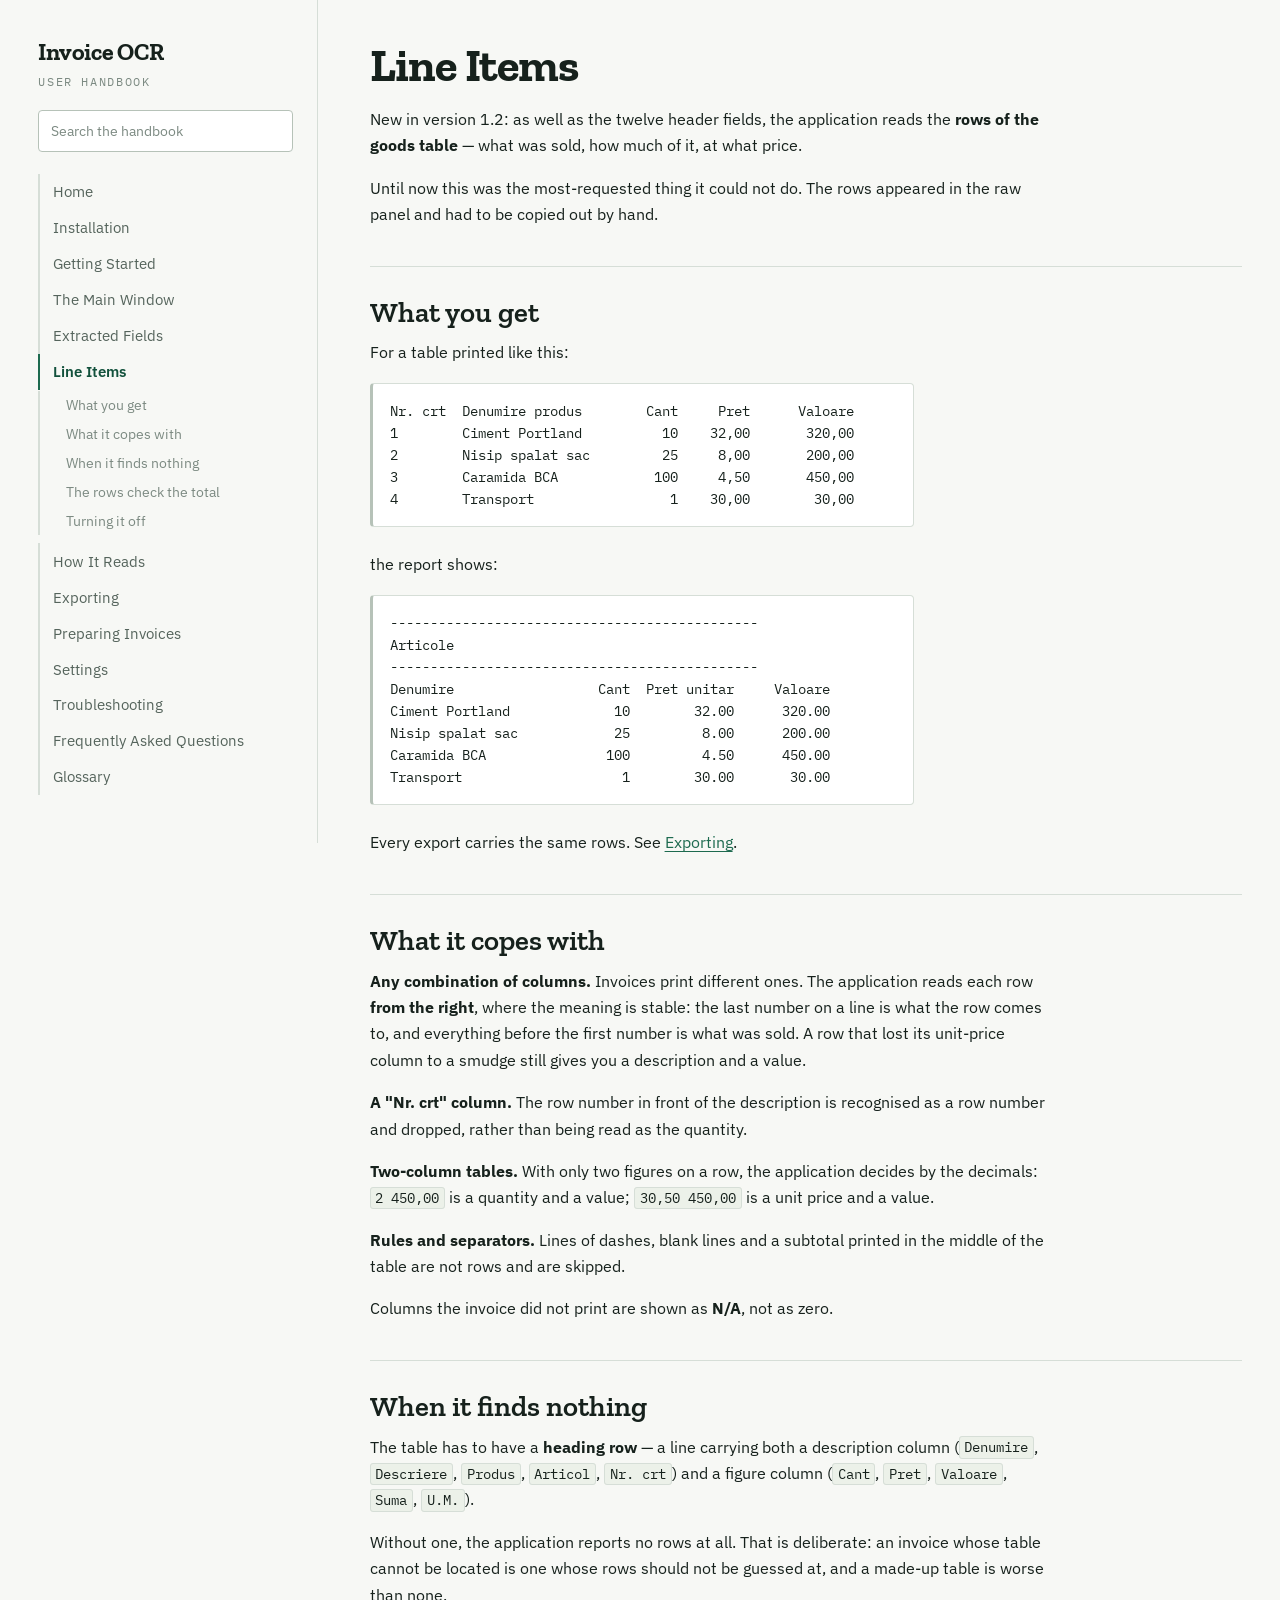
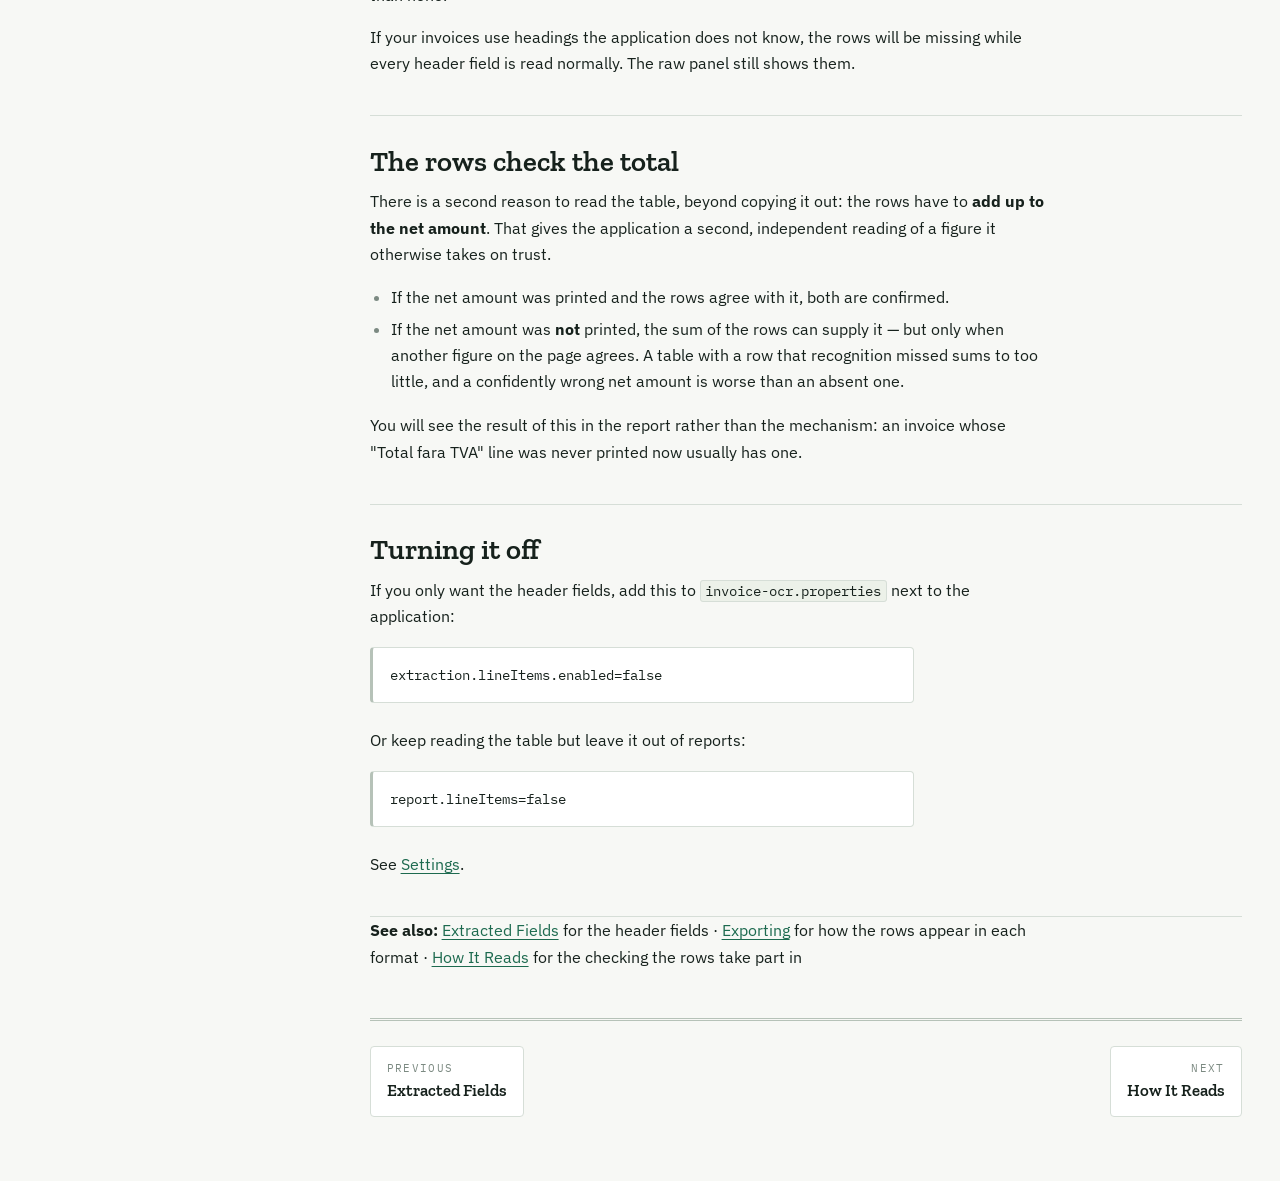
<file: user-docu/html/Line-Items.html>
<!doctype html>
<html lang="en">
<head>
<meta charset="utf-8">
<meta name="viewport" content="width=device-width, initial-scale=1">
<title>Line Items &middot; Invoice OCR Handbook</title>
<link rel="preconnect" href="https://fonts.googleapis.com">
<link rel="preconnect" href="https://fonts.gstatic.com" crossorigin>
<link rel="stylesheet" href="https://fonts.googleapis.com/css2?family=IBM+Plex+Mono:wght@400;500&family=IBM+Plex+Sans:wght@400;500;600&family=Zilla+Slab:wght@500;600;700&display=swap">
<link rel="stylesheet" href="assets/wiki.css">
</head>
<body>
<a class="skip" href="#content">Skip to content</a>
<div class="shell">
<nav class="sidebar" aria-label="Handbook">
<a class="brand" href="index.html"><span class="brand-name">Invoice OCR</span><span class="brand-tag">User handbook</span></a>
<div class="search">
<input type="search" id="q" placeholder="Search the handbook" autocomplete="off" aria-label="Search the handbook">
<ul id="results" hidden></ul>
</div>
<ol class="pages">
<li><a href="index.html">Home</a></li>
<li><a href="Installation.html">Installation</a></li>
<li><a href="Getting-Started.html">Getting Started</a></li>
<li><a href="The-Main-Window.html">The Main Window</a></li>
<li><a href="Extracted-Fields.html">Extracted Fields</a></li>
<li><a href="Line-Items.html" aria-current="page">Line Items</a>
<ul class="sections">
<li><a href="#what-you-get">What you get</a></li>
<li><a href="#what-it-copes-with">What it copes with</a></li>
<li><a href="#when-it-finds-nothing">When it finds nothing</a></li>
<li><a href="#the-rows-check-the-total">The rows check the total</a></li>
<li><a href="#turning-it-off">Turning it off</a></li>
</ul>
</li>
<li><a href="How-It-Reads.html">How It Reads</a></li>
<li><a href="Exporting.html">Exporting</a></li>
<li><a href="Preparing-Invoices.html">Preparing Invoices</a></li>
<li><a href="Settings.html">Settings</a></li>
<li><a href="Troubleshooting.html">Troubleshooting</a></li>
<li><a href="FAQ.html">Frequently Asked Questions</a></li>
<li><a href="Glossary.html">Glossary</a></li>
</ol>
</nav>
<main id="content">
<article>
<h1 id="line-items">Line Items</h1>
<p>New in version 1.2: as well as the twelve header fields, the application reads the <strong>rows of the goods table</strong> — what was sold, how much of it, at what price.</p>
<p>Until now this was the most-requested thing it could not do. The rows appeared in the raw panel and had to be copied out by hand.</p>
<hr>
<h2 id="what-you-get">What you get</h2>
<p>For a table printed like this:</p>
<pre><code>Nr. crt  Denumire produs        Cant     Pret      Valoare
1        Ciment Portland          10    32,00       320,00
2        Nisip spalat sac         25     8,00       200,00
3        Caramida BCA            100     4,50       450,00
4        Transport                 1    30,00        30,00</code></pre>
<p>the report shows:</p>
<pre><code>----------------------------------------------
Articole
----------------------------------------------
Denumire                  Cant  Pret unitar     Valoare
Ciment Portland             10        32.00      320.00
Nisip spalat sac            25         8.00      200.00
Caramida BCA               100         4.50      450.00
Transport                    1        30.00       30.00</code></pre>
<p>Every export carries the same rows. See <a href="Exporting.html">Exporting</a>.</p>
<hr>
<h2 id="what-it-copes-with">What it copes with</h2>
<p><strong>Any combination of columns.</strong> Invoices print different ones. The application reads each row <strong>from the right</strong>, where the meaning is stable: the last number on a line is what the row comes to, and everything before the first number is what was sold. A row that lost its unit-price column to a smudge still gives you a description and a value.</p>
<p><strong>A "Nr. crt" column.</strong> The row number in front of the description is recognised as a row number and dropped, rather than being read as the quantity.</p>
<p><strong>Two-column tables.</strong> With only two figures on a row, the application decides by the decimals: <code>2  450,00</code> is a quantity and a value; <code>30,50  450,00</code> is a unit price and a value.</p>
<p><strong>Rules and separators.</strong> Lines of dashes, blank lines and a subtotal printed in the middle of the table are not rows and are skipped.</p>
<p>Columns the invoice did not print are shown as <strong>N/A</strong>, not as zero.</p>
<hr>
<h2 id="when-it-finds-nothing">When it finds nothing</h2>
<p>The table has to have a <strong>heading row</strong> — a line carrying both a description column (<code>Denumire</code>, <code>Descriere</code>, <code>Produs</code>, <code>Articol</code>, <code>Nr. crt</code>) and a figure column (<code>Cant</code>, <code>Pret</code>, <code>Valoare</code>, <code>Suma</code>, <code>U.M.</code>).</p>
<p>Without one, the application reports no rows at all. That is deliberate: an invoice whose table cannot be located is one whose rows should not be guessed at, and a made-up table is worse than none.</p>
<p>If your invoices use headings the application does not know, the rows will be missing while every header field is read normally. The raw panel still shows them.</p>
<hr>
<h2 id="the-rows-check-the-total">The rows check the total</h2>
<p>There is a second reason to read the table, beyond copying it out: the rows have to <strong>add up to the net amount</strong>. That gives the application a second, independent reading of a figure it otherwise takes on trust.</p>
<ul>
<li>If the net amount was printed and the rows agree with it, both are confirmed.</li>
<li>If the net amount was <strong>not</strong> printed, the sum of the rows can supply it — but only when another figure on the page agrees. A table with a row that recognition missed sums to too little, and a confidently wrong net amount is worse than an absent one.</li>
</ul>
<p>You will see the result of this in the report rather than the mechanism: an invoice whose "Total fara TVA" line was never printed now usually has one.</p>
<hr>
<h2 id="turning-it-off">Turning it off</h2>
<p>If you only want the header fields, add this to <code>invoice-ocr.properties</code> next to the application:</p>
<pre><code>extraction.lineItems.enabled=false</code></pre>
<p>Or keep reading the table but leave it out of reports:</p>
<pre><code>report.lineItems=false</code></pre>
<p>See <a href="Settings.html">Settings</a>.</p>
<hr>
<p><strong>See also:</strong> <a href="Extracted-Fields.html">Extracted Fields</a> for the header fields · <a href="Exporting.html">Exporting</a> for how the rows appear in each format · <a href="How-It-Reads.html">How It Reads</a> for the checking the rows take part in</p>
</article>
<nav class="pager" aria-label="Pagination">
<a class="prev" href="Extracted-Fields.html"><span>Previous</span>Extracted Fields</a>
<a class="next" href="How-It-Reads.html"><span>Next</span>How It Reads</a>
</nav>
</main>
</div>
<script src="assets/wiki-index.js"></script>
<script src="assets/wiki.js"></script>
</body>
</html>
</file>
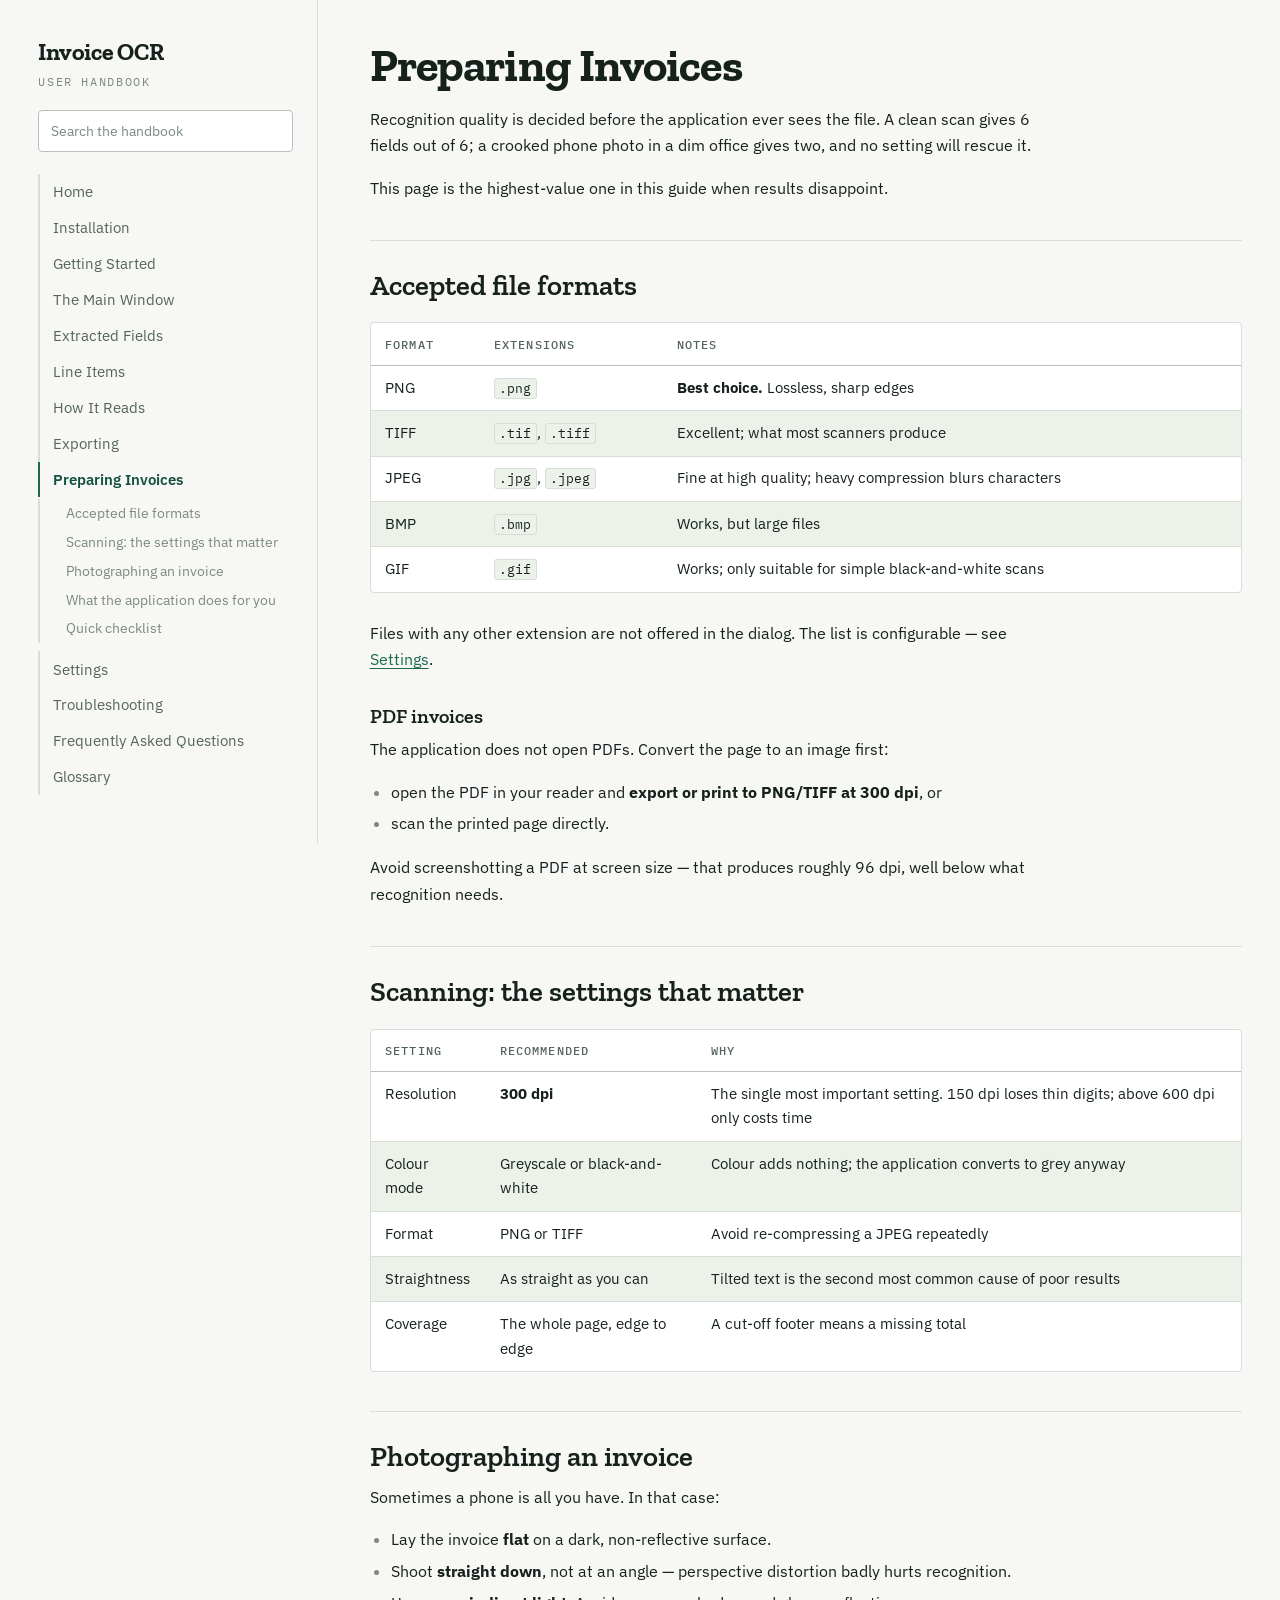
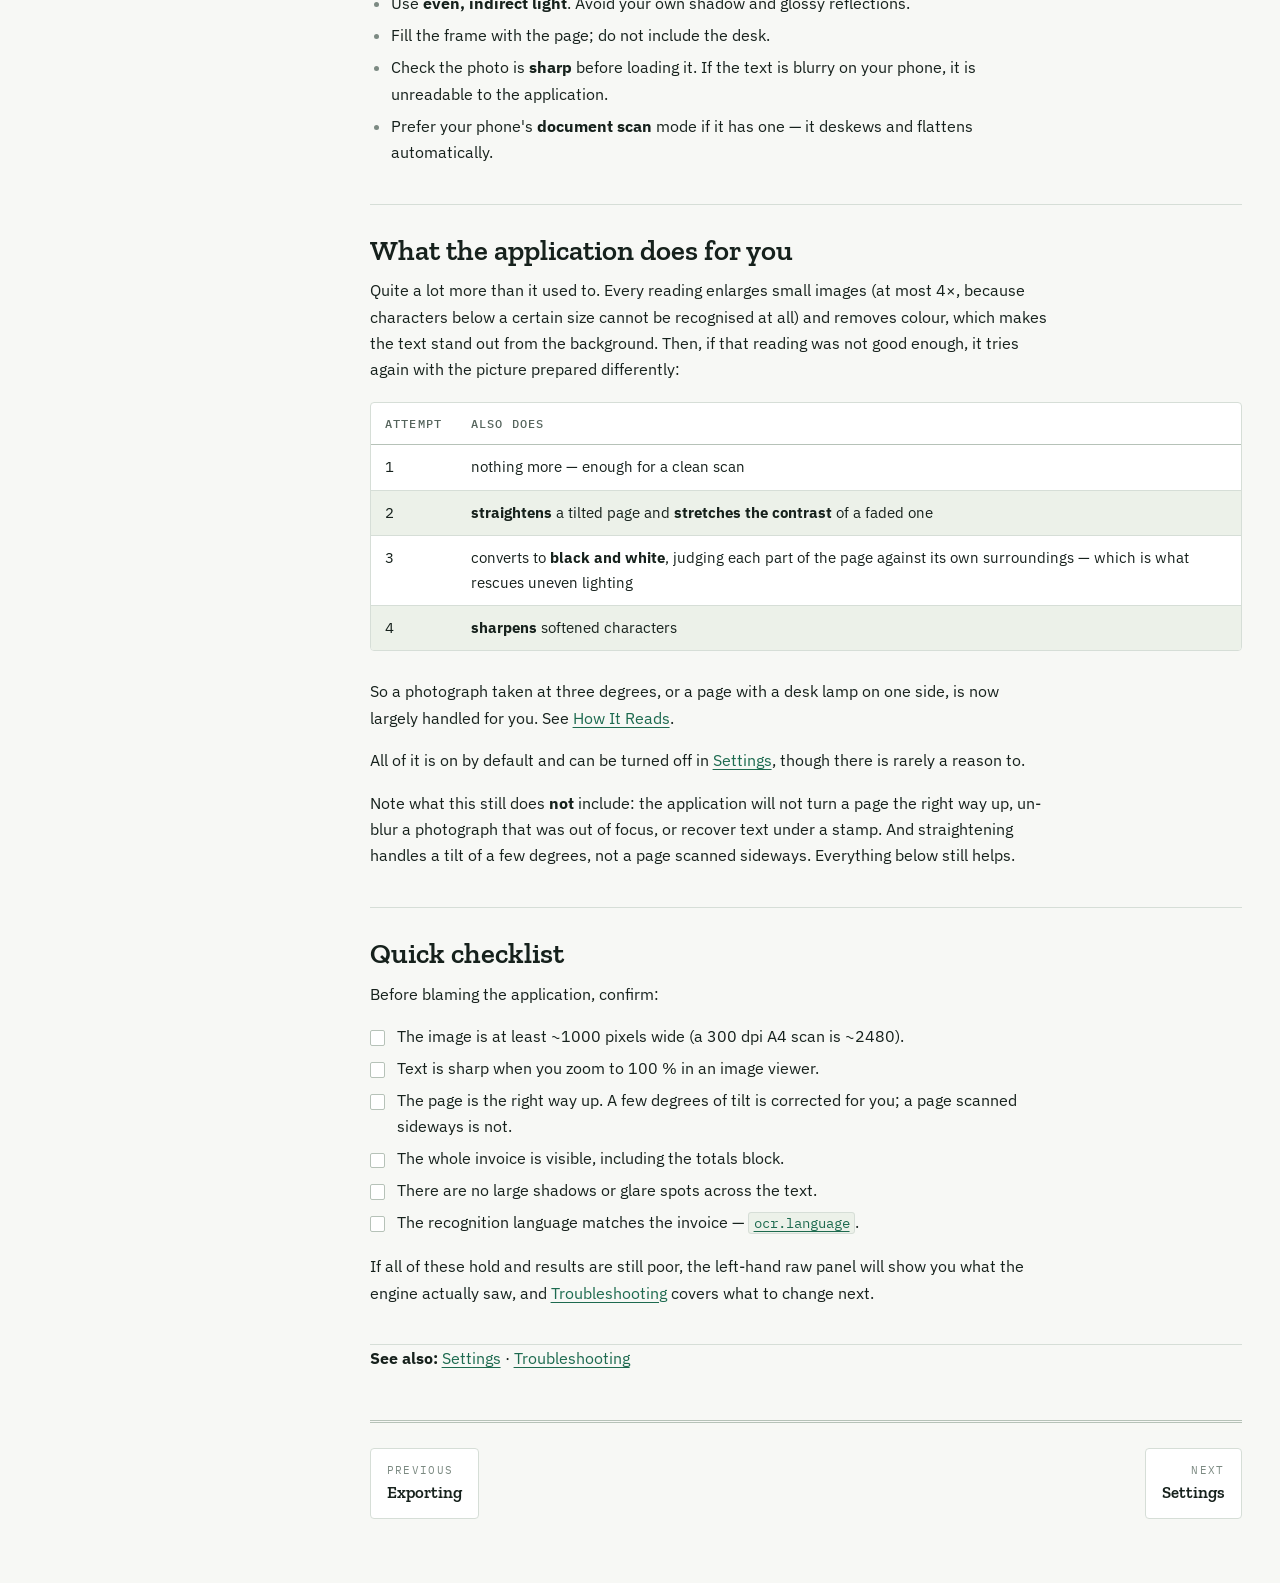
<file: user-docu/html/Preparing-Invoices.html>
<!doctype html>
<html lang="en">
<head>
<meta charset="utf-8">
<meta name="viewport" content="width=device-width, initial-scale=1">
<title>Preparing Invoices &middot; Invoice OCR Handbook</title>
<link rel="preconnect" href="https://fonts.googleapis.com">
<link rel="preconnect" href="https://fonts.gstatic.com" crossorigin>
<link rel="stylesheet" href="https://fonts.googleapis.com/css2?family=IBM+Plex+Mono:wght@400;500&family=IBM+Plex+Sans:wght@400;500;600&family=Zilla+Slab:wght@500;600;700&display=swap">
<link rel="stylesheet" href="assets/wiki.css">
</head>
<body>
<a class="skip" href="#content">Skip to content</a>
<div class="shell">
<nav class="sidebar" aria-label="Handbook">
<a class="brand" href="index.html"><span class="brand-name">Invoice OCR</span><span class="brand-tag">User handbook</span></a>
<div class="search">
<input type="search" id="q" placeholder="Search the handbook" autocomplete="off" aria-label="Search the handbook">
<ul id="results" hidden></ul>
</div>
<ol class="pages">
<li><a href="index.html">Home</a></li>
<li><a href="Installation.html">Installation</a></li>
<li><a href="Getting-Started.html">Getting Started</a></li>
<li><a href="The-Main-Window.html">The Main Window</a></li>
<li><a href="Extracted-Fields.html">Extracted Fields</a></li>
<li><a href="Line-Items.html">Line Items</a></li>
<li><a href="How-It-Reads.html">How It Reads</a></li>
<li><a href="Exporting.html">Exporting</a></li>
<li><a href="Preparing-Invoices.html" aria-current="page">Preparing Invoices</a>
<ul class="sections">
<li><a href="#accepted-file-formats">Accepted file formats</a></li>
<li><a href="#scanning-the-settings-that-matter">Scanning: the settings that matter</a></li>
<li><a href="#photographing-an-invoice">Photographing an invoice</a></li>
<li><a href="#what-the-application-does-for-you">What the application does for you</a></li>
<li><a href="#quick-checklist">Quick checklist</a></li>
</ul>
</li>
<li><a href="Settings.html">Settings</a></li>
<li><a href="Troubleshooting.html">Troubleshooting</a></li>
<li><a href="FAQ.html">Frequently Asked Questions</a></li>
<li><a href="Glossary.html">Glossary</a></li>
</ol>
</nav>
<main id="content">
<article>
<h1 id="preparing-invoices">Preparing Invoices</h1>
<p>Recognition quality is decided before the application ever sees the file. A clean scan gives 6 fields out of 6; a crooked phone photo in a dim office gives two, and no setting will rescue it.</p>
<p>This page is the highest-value one in this guide when results disappoint.</p>
<hr>
<h2 id="accepted-file-formats">Accepted file formats</h2>
<div class="table-wrap">
<table>
<thead>
<tr><th>Format</th><th>Extensions</th><th>Notes</th></tr>
</thead>
<tbody>
<tr><td>PNG</td><td><code>.png</code></td><td><strong>Best choice.</strong> Lossless, sharp edges</td></tr>
<tr><td>TIFF</td><td><code>.tif</code>, <code>.tiff</code></td><td>Excellent; what most scanners produce</td></tr>
<tr><td>JPEG</td><td><code>.jpg</code>, <code>.jpeg</code></td><td>Fine at high quality; heavy compression blurs characters</td></tr>
<tr><td>BMP</td><td><code>.bmp</code></td><td>Works, but large files</td></tr>
<tr><td>GIF</td><td><code>.gif</code></td><td>Works; only suitable for simple black-and-white scans</td></tr>
</tbody>
</table>
</div>
<p>Files with any other extension are not offered in the dialog. The list is configurable — see <a href="Settings.html#document-formats">Settings</a>.</p>
<h3 id="pdf-invoices">PDF invoices</h3>
<p>The application does not open PDFs. Convert the page to an image first:</p>
<ul>
<li>open the PDF in your reader and <strong>export or print to PNG/TIFF at 300 dpi</strong>, or</li>
<li>scan the printed page directly.</li>
</ul>
<p>Avoid screenshotting a PDF at screen size — that produces roughly 96 dpi, well below what recognition needs.</p>
<hr>
<h2 id="scanning-the-settings-that-matter">Scanning: the settings that matter</h2>
<div class="table-wrap">
<table>
<thead>
<tr><th>Setting</th><th>Recommended</th><th>Why</th></tr>
</thead>
<tbody>
<tr><td>Resolution</td><td><strong>300 dpi</strong></td><td>The single most important setting. 150 dpi loses thin digits; above 600 dpi only costs time</td></tr>
<tr><td>Colour mode</td><td>Greyscale or black-and-white</td><td>Colour adds nothing; the application converts to grey anyway</td></tr>
<tr><td>Format</td><td>PNG or TIFF</td><td>Avoid re-compressing a JPEG repeatedly</td></tr>
<tr><td>Straightness</td><td>As straight as you can</td><td>Tilted text is the second most common cause of poor results</td></tr>
<tr><td>Coverage</td><td>The whole page, edge to edge</td><td>A cut-off footer means a missing total</td></tr>
</tbody>
</table>
</div>
<hr>
<h2 id="photographing-an-invoice">Photographing an invoice</h2>
<p>Sometimes a phone is all you have. In that case:</p>
<ul>
<li>Lay the invoice <strong>flat</strong> on a dark, non-reflective surface.</li>
<li>Shoot <strong>straight down</strong>, not at an angle — perspective distortion badly hurts recognition.</li>
<li>Use <strong>even, indirect light</strong>. Avoid your own shadow and glossy reflections.</li>
<li>Fill the frame with the page; do not include the desk.</li>
<li>Check the photo is <strong>sharp</strong> before loading it. If the text is blurry on your phone, it is unreadable to the application.</li>
<li>Prefer your phone's <strong>document scan</strong> mode if it has one — it deskews and flattens automatically.</li>
</ul>
<hr>
<h2 id="what-the-application-does-for-you">What the application does for you</h2>
<p>Quite a lot more than it used to. Every reading enlarges small images (at most 4×, because characters below a certain size cannot be recognised at all) and removes colour, which makes the text stand out from the background. Then, if that reading was not good enough, it tries again with the picture prepared differently:</p>
<div class="table-wrap">
<table>
<thead>
<tr><th>Attempt</th><th>Also does</th></tr>
</thead>
<tbody>
<tr><td>1</td><td>nothing more — enough for a clean scan</td></tr>
<tr><td>2</td><td><strong>straightens</strong> a tilted page and <strong>stretches the contrast</strong> of a faded one</td></tr>
<tr><td>3</td><td>converts to <strong>black and white</strong>, judging each part of the page against its own surroundings — which is what rescues uneven lighting</td></tr>
<tr><td>4</td><td><strong>sharpens</strong> softened characters</td></tr>
</tbody>
</table>
</div>
<p>So a photograph taken at three degrees, or a page with a desk lamp on one side, is now largely handled for you. See <a href="How-It-Reads.html">How It Reads</a>.</p>
<p>All of it is on by default and can be turned off in <a href="Settings.html#image-preparation">Settings</a>, though there is rarely a reason to.</p>
<p>Note what this still does <strong>not</strong> include: the application will not turn a page the right way up, un-blur a photograph that was out of focus, or recover text under a stamp. And straightening handles a tilt of a few degrees, not a page scanned sideways. Everything below still helps.</p>
<hr>
<h2 id="quick-checklist">Quick checklist</h2>
<p>Before blaming the application, confirm:</p>
<ul class="check">
<li>The image is at least ~1000 pixels wide (a 300 dpi A4 scan is ~2480).</li>
<li>Text is sharp when you zoom to 100 % in an image viewer.</li>
<li>The page is the right way up. A few degrees of tilt is corrected for you; a page scanned sideways is not.</li>
<li>The whole invoice is visible, including the totals block.</li>
<li>There are no large shadows or glare spots across the text.</li>
<li>The recognition language matches the invoice — <a href="Settings.html#recognition-language"><code>ocr.language</code></a>.</li>
</ul>
<p>If all of these hold and results are still poor, the left-hand raw panel will show you what the engine actually saw, and <a href="Troubleshooting.html#poor-or-wrong-results">Troubleshooting</a> covers what to change next.</p>
<hr>
<p><strong>See also:</strong> <a href="Settings.html">Settings</a> · <a href="Troubleshooting.html">Troubleshooting</a></p>
</article>
<nav class="pager" aria-label="Pagination">
<a class="prev" href="Exporting.html"><span>Previous</span>Exporting</a>
<a class="next" href="Settings.html"><span>Next</span>Settings</a>
</nav>
</main>
</div>
<script src="assets/wiki-index.js"></script>
<script src="assets/wiki.js"></script>
</body>
</html>
</file>
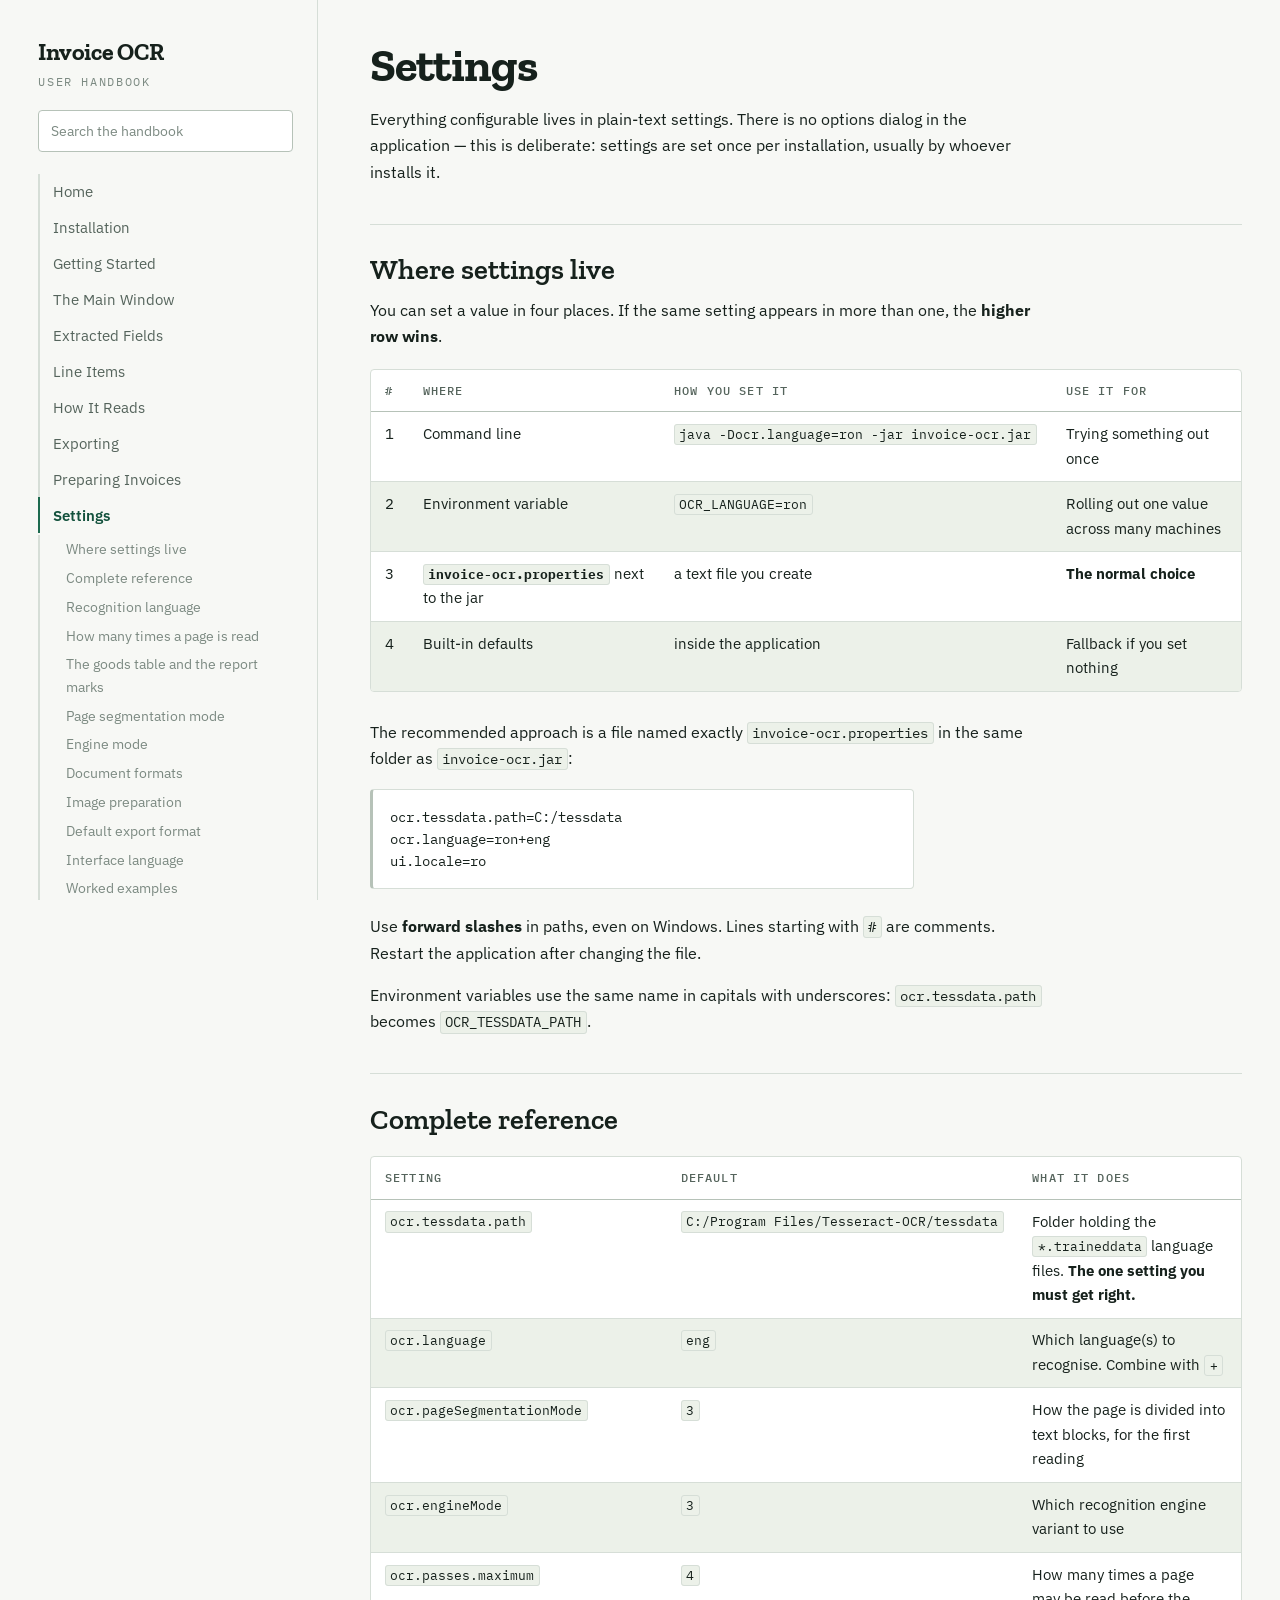
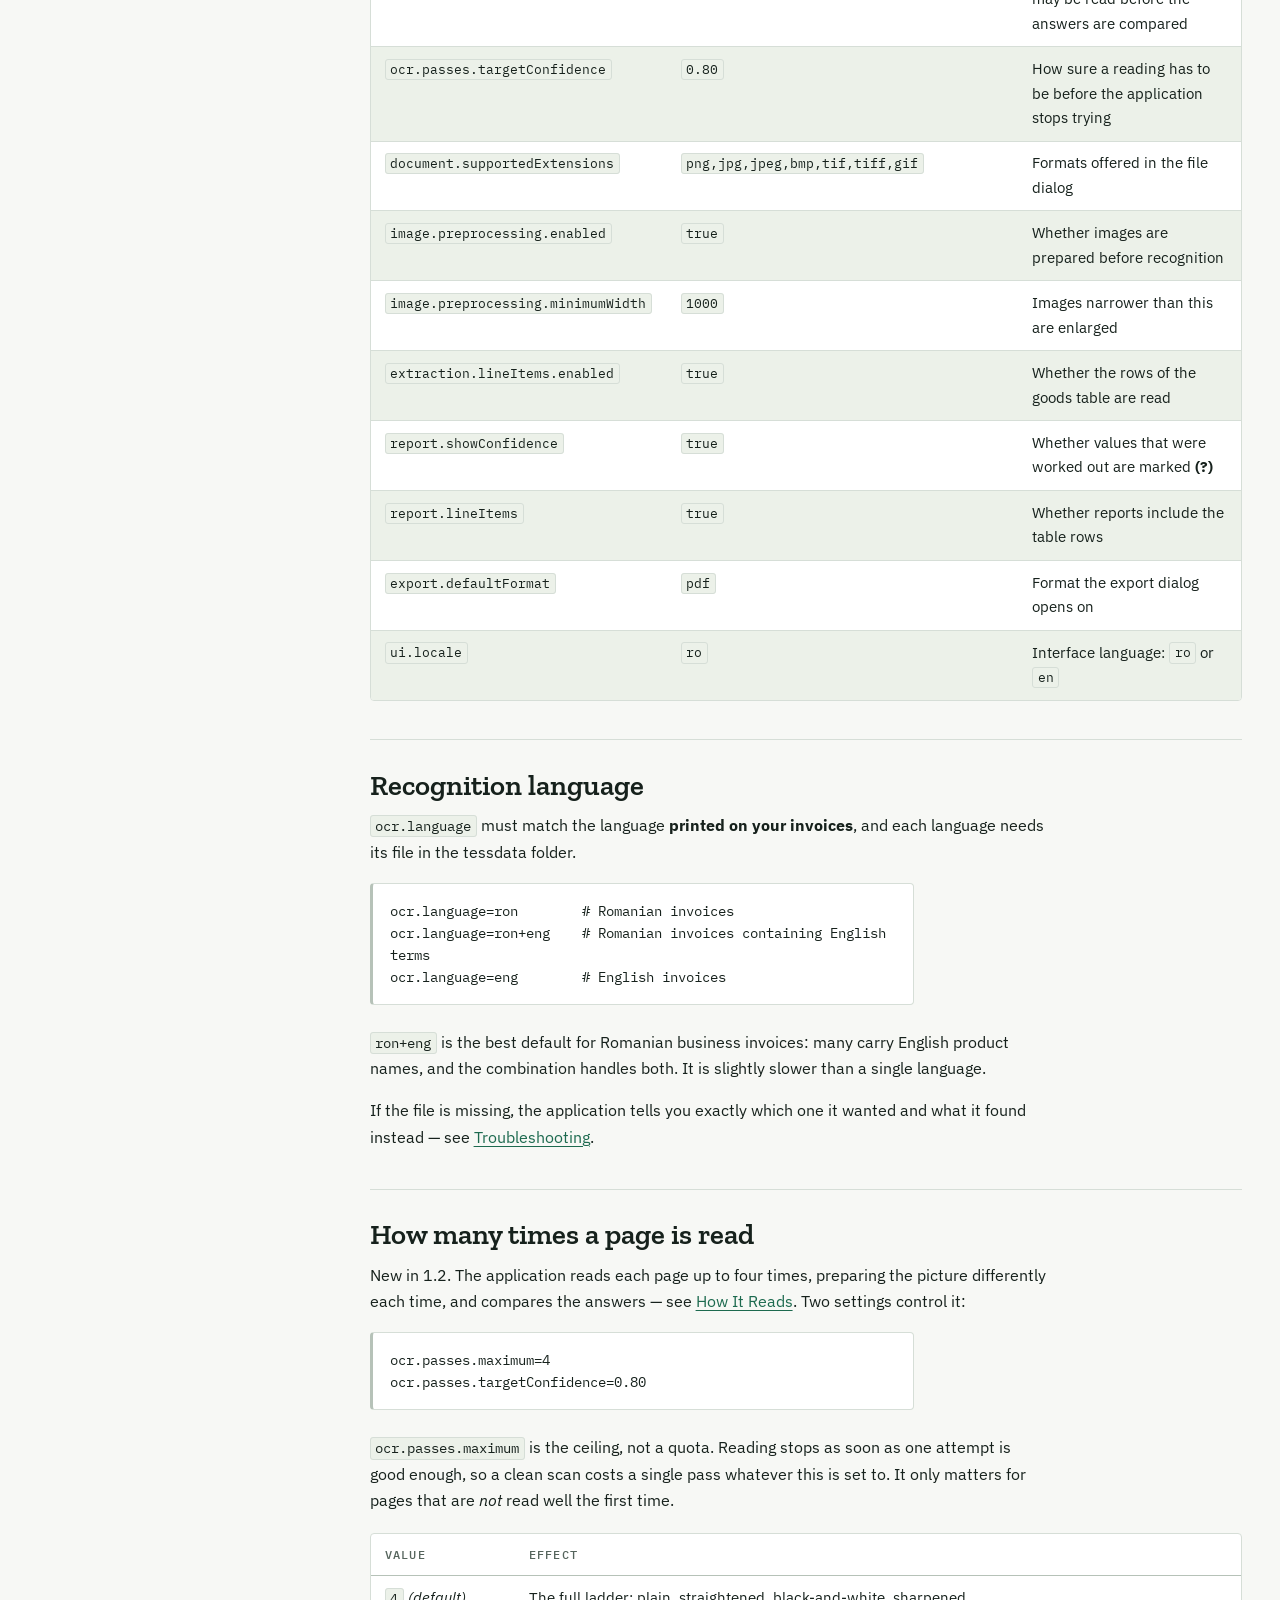
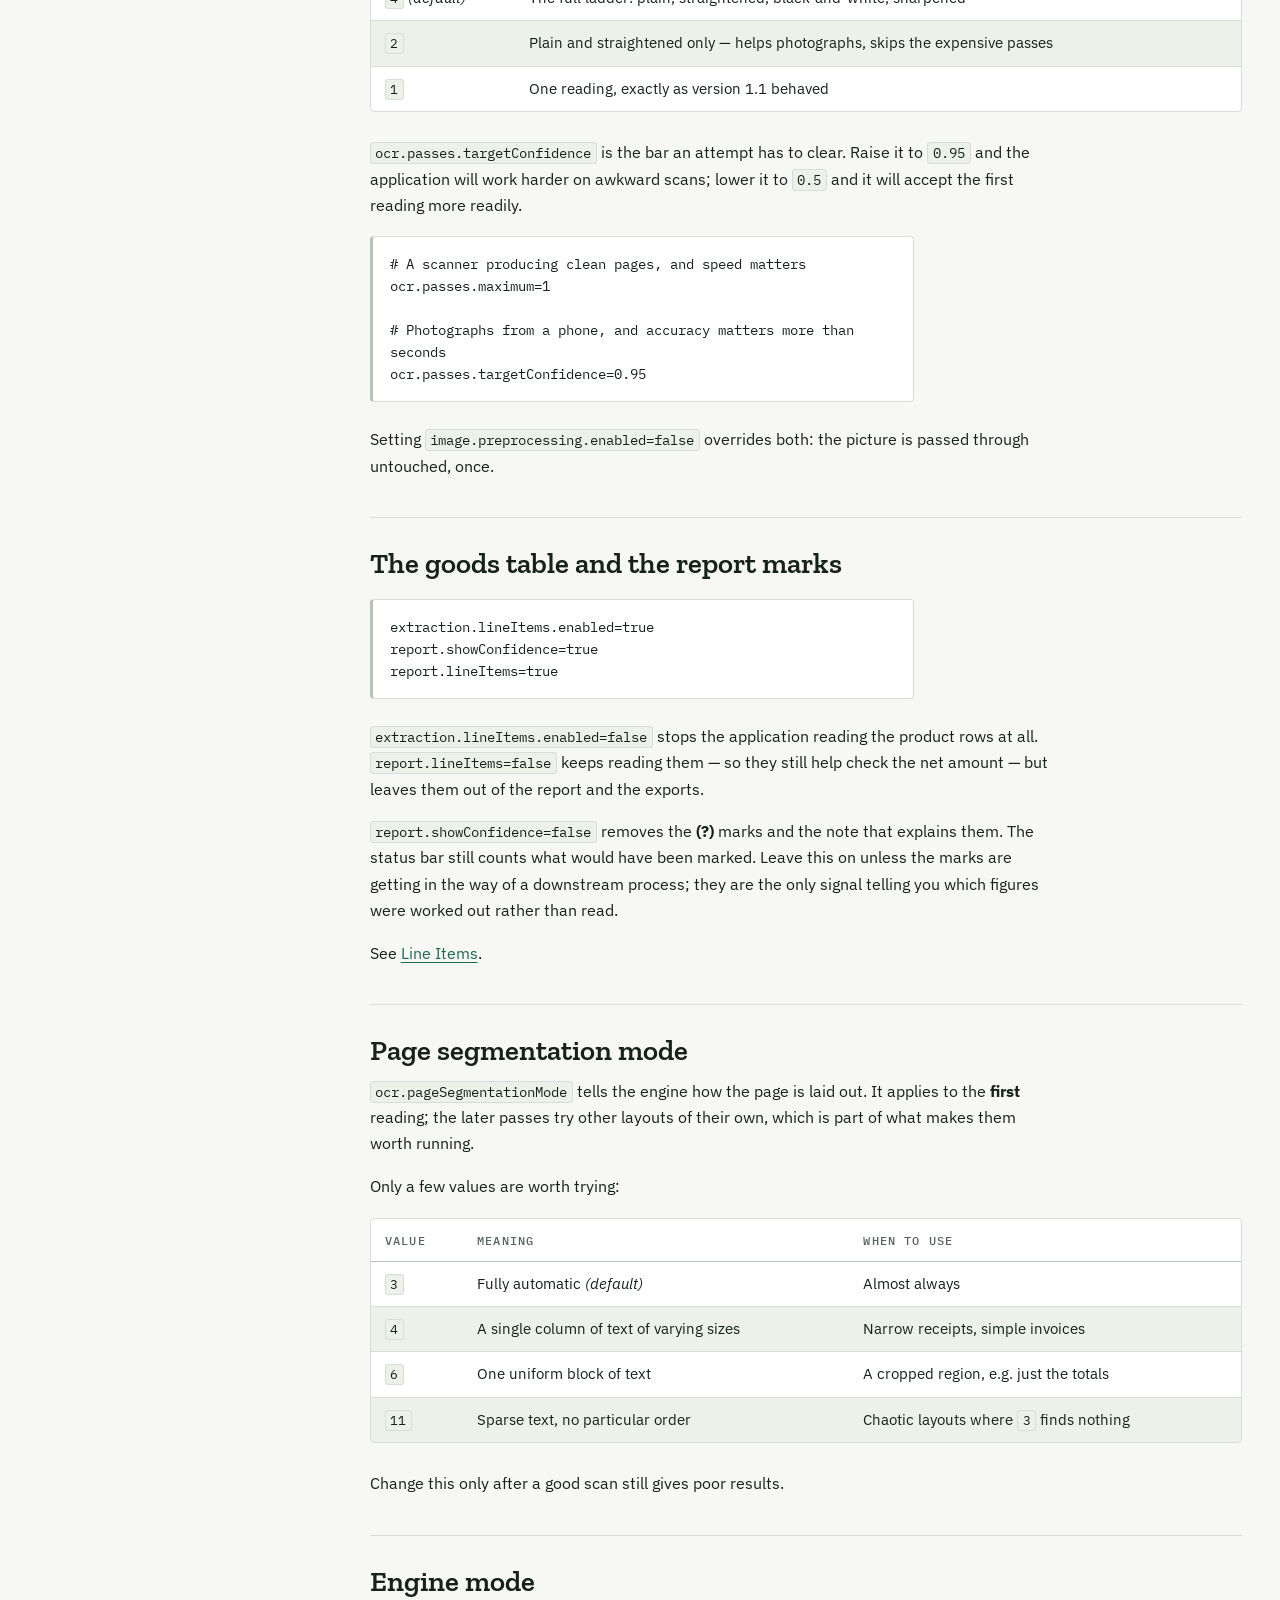
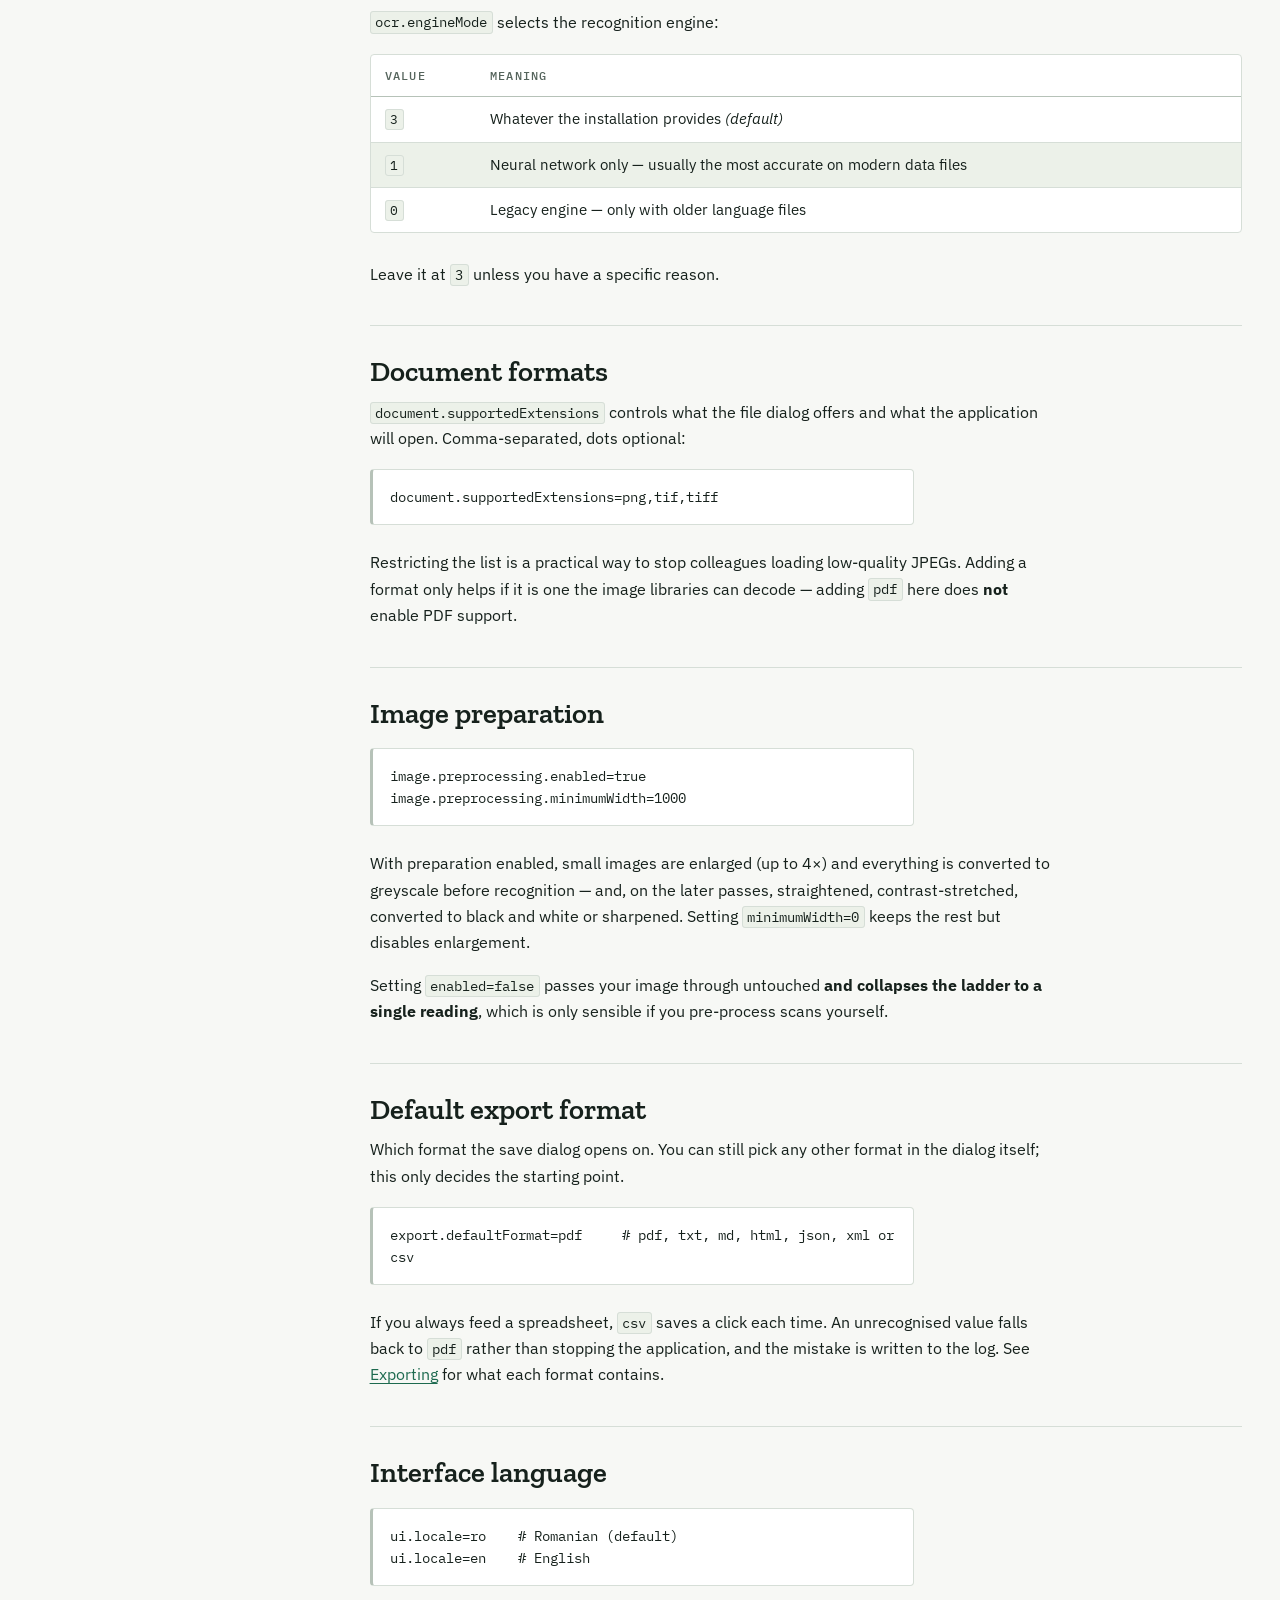
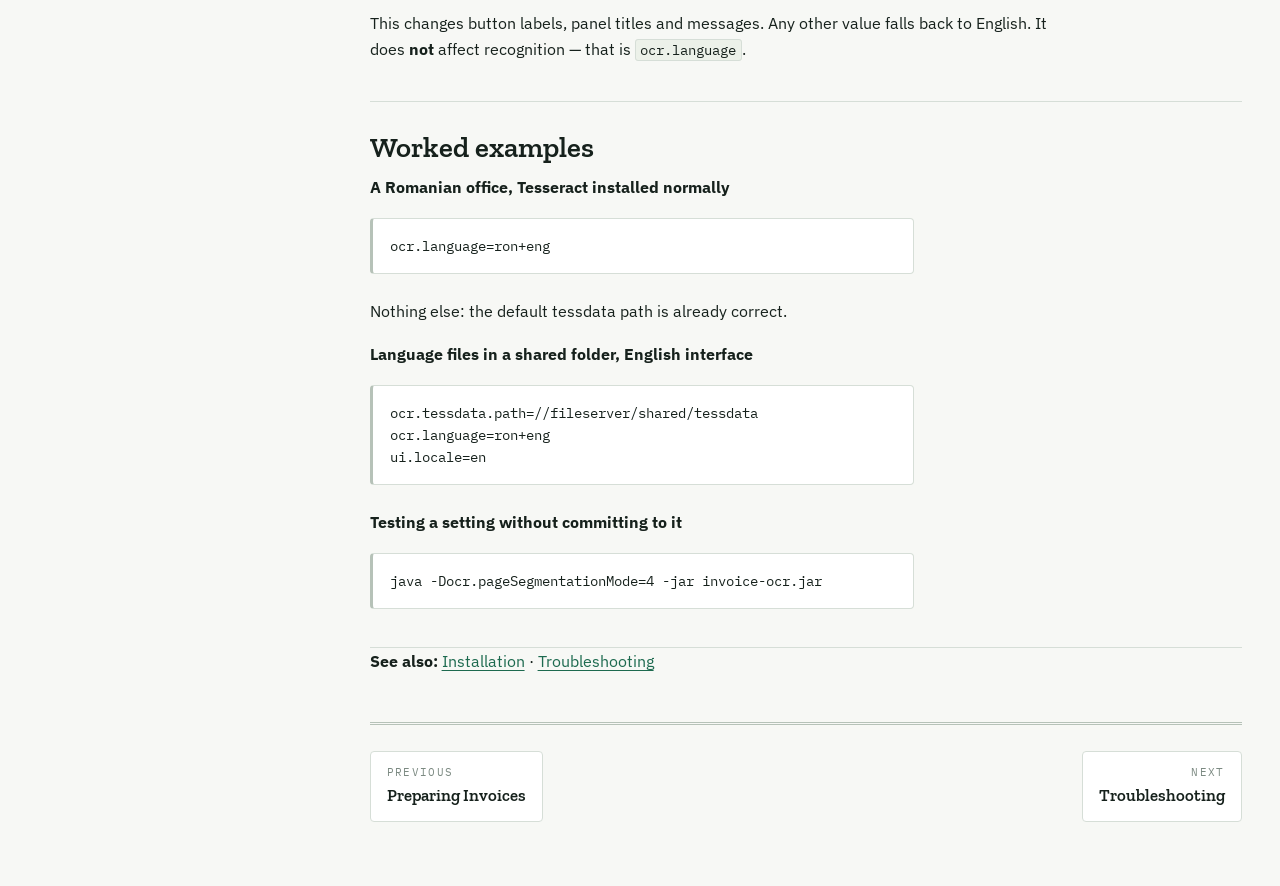
<file: user-docu/html/Settings.html>
<!doctype html>
<html lang="en">
<head>
<meta charset="utf-8">
<meta name="viewport" content="width=device-width, initial-scale=1">
<title>Settings &middot; Invoice OCR Handbook</title>
<link rel="preconnect" href="https://fonts.googleapis.com">
<link rel="preconnect" href="https://fonts.gstatic.com" crossorigin>
<link rel="stylesheet" href="https://fonts.googleapis.com/css2?family=IBM+Plex+Mono:wght@400;500&family=IBM+Plex+Sans:wght@400;500;600&family=Zilla+Slab:wght@500;600;700&display=swap">
<link rel="stylesheet" href="assets/wiki.css">
</head>
<body>
<a class="skip" href="#content">Skip to content</a>
<div class="shell">
<nav class="sidebar" aria-label="Handbook">
<a class="brand" href="index.html"><span class="brand-name">Invoice OCR</span><span class="brand-tag">User handbook</span></a>
<div class="search">
<input type="search" id="q" placeholder="Search the handbook" autocomplete="off" aria-label="Search the handbook">
<ul id="results" hidden></ul>
</div>
<ol class="pages">
<li><a href="index.html">Home</a></li>
<li><a href="Installation.html">Installation</a></li>
<li><a href="Getting-Started.html">Getting Started</a></li>
<li><a href="The-Main-Window.html">The Main Window</a></li>
<li><a href="Extracted-Fields.html">Extracted Fields</a></li>
<li><a href="Line-Items.html">Line Items</a></li>
<li><a href="How-It-Reads.html">How It Reads</a></li>
<li><a href="Exporting.html">Exporting</a></li>
<li><a href="Preparing-Invoices.html">Preparing Invoices</a></li>
<li><a href="Settings.html" aria-current="page">Settings</a>
<ul class="sections">
<li><a href="#where-settings-live">Where settings live</a></li>
<li><a href="#complete-reference">Complete reference</a></li>
<li><a href="#recognition-language">Recognition language</a></li>
<li><a href="#how-many-times-a-page-is-read">How many times a page is read</a></li>
<li><a href="#the-goods-table-and-the-report-marks">The goods table and the report marks</a></li>
<li><a href="#page-segmentation-mode">Page segmentation mode</a></li>
<li><a href="#engine-mode">Engine mode</a></li>
<li><a href="#document-formats">Document formats</a></li>
<li><a href="#image-preparation">Image preparation</a></li>
<li><a href="#default-export-format">Default export format</a></li>
<li><a href="#interface-language">Interface language</a></li>
<li><a href="#worked-examples">Worked examples</a></li>
</ul>
</li>
<li><a href="Troubleshooting.html">Troubleshooting</a></li>
<li><a href="FAQ.html">Frequently Asked Questions</a></li>
<li><a href="Glossary.html">Glossary</a></li>
</ol>
</nav>
<main id="content">
<article>
<h1 id="settings">Settings</h1>
<p>Everything configurable lives in plain-text settings. There is no options dialog in the application — this is deliberate: settings are set once per installation, usually by whoever installs it.</p>
<hr>
<h2 id="where-settings-live">Where settings live</h2>
<p>You can set a value in four places. If the same setting appears in more than one, the <strong>higher row wins</strong>.</p>
<div class="table-wrap">
<table>
<thead>
<tr><th>#</th><th>Where</th><th>How you set it</th><th>Use it for</th></tr>
</thead>
<tbody>
<tr><td>1</td><td>Command line</td><td><code>java -Docr.language=ron -jar invoice-ocr.jar</code></td><td>Trying something out once</td></tr>
<tr><td>2</td><td>Environment variable</td><td><code>OCR_LANGUAGE=ron</code></td><td>Rolling out one value across many machines</td></tr>
<tr><td>3</td><td><strong><code>invoice-ocr.properties</code></strong> next to the jar</td><td>a text file you create</td><td><strong>The normal choice</strong></td></tr>
<tr><td>4</td><td>Built-in defaults</td><td>inside the application</td><td>Fallback if you set nothing</td></tr>
</tbody>
</table>
</div>
<p>The recommended approach is a file named exactly <code>invoice-ocr.properties</code> in the same folder as <code>invoice-ocr.jar</code>:</p>
<pre><code>ocr.tessdata.path=C:/tessdata
ocr.language=ron+eng
ui.locale=ro</code></pre>
<p>Use <strong>forward slashes</strong> in paths, even on Windows. Lines starting with <code>#</code> are comments. Restart the application after changing the file.</p>
<p>Environment variables use the same name in capitals with underscores: <code>ocr.tessdata.path</code> becomes <code>OCR_TESSDATA_PATH</code>.</p>
<hr>
<h2 id="complete-reference">Complete reference</h2>
<div class="table-wrap">
<table>
<thead>
<tr><th>Setting</th><th>Default</th><th>What it does</th></tr>
</thead>
<tbody>
<tr><td><code>ocr.tessdata.path</code></td><td><code>C:/Program Files/Tesseract-OCR/tessdata</code></td><td>Folder holding the <code>*.traineddata</code> language files. <strong>The one setting you must get right.</strong></td></tr>
<tr><td><code>ocr.language</code></td><td><code>eng</code></td><td>Which language(s) to recognise. Combine with <code>+</code></td></tr>
<tr><td><code>ocr.pageSegmentationMode</code></td><td><code>3</code></td><td>How the page is divided into text blocks, for the first reading</td></tr>
<tr><td><code>ocr.engineMode</code></td><td><code>3</code></td><td>Which recognition engine variant to use</td></tr>
<tr><td><code>ocr.passes.maximum</code></td><td><code>4</code></td><td>How many times a page may be read before the answers are compared</td></tr>
<tr><td><code>ocr.passes.targetConfidence</code></td><td><code>0.80</code></td><td>How sure a reading has to be before the application stops trying</td></tr>
<tr><td><code>document.supportedExtensions</code></td><td><code>png,jpg,jpeg,bmp,tif,tiff,gif</code></td><td>Formats offered in the file dialog</td></tr>
<tr><td><code>image.preprocessing.enabled</code></td><td><code>true</code></td><td>Whether images are prepared before recognition</td></tr>
<tr><td><code>image.preprocessing.minimumWidth</code></td><td><code>1000</code></td><td>Images narrower than this are enlarged</td></tr>
<tr><td><code>extraction.lineItems.enabled</code></td><td><code>true</code></td><td>Whether the rows of the goods table are read</td></tr>
<tr><td><code>report.showConfidence</code></td><td><code>true</code></td><td>Whether values that were worked out are marked <strong>(?)</strong></td></tr>
<tr><td><code>report.lineItems</code></td><td><code>true</code></td><td>Whether reports include the table rows</td></tr>
<tr><td><code>export.defaultFormat</code></td><td><code>pdf</code></td><td>Format the export dialog opens on</td></tr>
<tr><td><code>ui.locale</code></td><td><code>ro</code></td><td>Interface language: <code>ro</code> or <code>en</code></td></tr>
</tbody>
</table>
</div>
<hr>
<h2 id="recognition-language">Recognition language</h2>
<p><code>ocr.language</code> must match the language <strong>printed on your invoices</strong>, and each language needs its file in the tessdata folder.</p>
<pre><code>ocr.language=ron        # Romanian invoices
ocr.language=ron+eng    # Romanian invoices containing English terms
ocr.language=eng        # English invoices</code></pre>
<p><code>ron+eng</code> is the best default for Romanian business invoices: many carry English product names, and the combination handles both. It is slightly slower than a single language.</p>
<p>If the file is missing, the application tells you exactly which one it wanted and what it found instead — see <a href="Troubleshooting.html#language-file-not-found">Troubleshooting</a>.</p>
<hr>
<h2 id="how-many-times-a-page-is-read">How many times a page is read</h2>
<p>New in 1.2. The application reads each page up to four times, preparing the picture differently each time, and compares the answers — see <a href="How-It-Reads.html">How It Reads</a>. Two settings control it:</p>
<pre><code>ocr.passes.maximum=4
ocr.passes.targetConfidence=0.80</code></pre>
<p><code>ocr.passes.maximum</code> is the ceiling, not a quota. Reading stops as soon as one attempt is good enough, so a clean scan costs a single pass whatever this is set to. It only matters for pages that are <em>not</em> read well the first time.</p>
<div class="table-wrap">
<table>
<thead>
<tr><th>Value</th><th>Effect</th></tr>
</thead>
<tbody>
<tr><td><code>4</code> <em>(default)</em></td><td>The full ladder: plain, straightened, black-and-white, sharpened</td></tr>
<tr><td><code>2</code></td><td>Plain and straightened only — helps photographs, skips the expensive passes</td></tr>
<tr><td><code>1</code></td><td>One reading, exactly as version 1.1 behaved</td></tr>
</tbody>
</table>
</div>
<p><code>ocr.passes.targetConfidence</code> is the bar an attempt has to clear. Raise it to <code>0.95</code> and the application will work harder on awkward scans; lower it to <code>0.5</code> and it will accept the first reading more readily.</p>
<pre><code># A scanner producing clean pages, and speed matters
ocr.passes.maximum=1

# Photographs from a phone, and accuracy matters more than seconds
ocr.passes.targetConfidence=0.95</code></pre>
<p>Setting <code>image.preprocessing.enabled=false</code> overrides both: the picture is passed through untouched, once.</p>
<hr>
<h2 id="the-goods-table-and-the-report-marks">The goods table and the report marks</h2>
<pre><code>extraction.lineItems.enabled=true
report.showConfidence=true
report.lineItems=true</code></pre>
<p><code>extraction.lineItems.enabled=false</code> stops the application reading the product rows at all. <code>report.lineItems=false</code> keeps reading them — so they still help check the net amount — but leaves them out of the report and the exports.</p>
<p><code>report.showConfidence=false</code> removes the <strong>(?)</strong> marks and the note that explains them. The status bar still counts what would have been marked. Leave this on unless the marks are getting in the way of a downstream process; they are the only signal telling you which figures were worked out rather than read.</p>
<p>See <a href="Line-Items.html">Line Items</a>.</p>
<hr>
<h2 id="page-segmentation-mode">Page segmentation mode</h2>
<p><code>ocr.pageSegmentationMode</code> tells the engine how the page is laid out. It applies to the <strong>first</strong> reading; the later passes try other layouts of their own, which is part of what makes them worth running.</p>
<p>Only a few values are worth trying:</p>
<div class="table-wrap">
<table>
<thead>
<tr><th>Value</th><th>Meaning</th><th>When to use</th></tr>
</thead>
<tbody>
<tr><td><code>3</code></td><td>Fully automatic <em>(default)</em></td><td>Almost always</td></tr>
<tr><td><code>4</code></td><td>A single column of text of varying sizes</td><td>Narrow receipts, simple invoices</td></tr>
<tr><td><code>6</code></td><td>One uniform block of text</td><td>A cropped region, e.g. just the totals</td></tr>
<tr><td><code>11</code></td><td>Sparse text, no particular order</td><td>Chaotic layouts where <code>3</code> finds nothing</td></tr>
</tbody>
</table>
</div>
<p>Change this only after a good scan still gives poor results.</p>
<hr>
<h2 id="engine-mode">Engine mode</h2>
<p><code>ocr.engineMode</code> selects the recognition engine:</p>
<div class="table-wrap">
<table>
<thead>
<tr><th>Value</th><th>Meaning</th></tr>
</thead>
<tbody>
<tr><td><code>3</code></td><td>Whatever the installation provides <em>(default)</em></td></tr>
<tr><td><code>1</code></td><td>Neural network only — usually the most accurate on modern data files</td></tr>
<tr><td><code>0</code></td><td>Legacy engine — only with older language files</td></tr>
</tbody>
</table>
</div>
<p>Leave it at <code>3</code> unless you have a specific reason.</p>
<hr>
<h2 id="document-formats">Document formats</h2>
<p><code>document.supportedExtensions</code> controls what the file dialog offers and what the application will open. Comma-separated, dots optional:</p>
<pre><code>document.supportedExtensions=png,tif,tiff</code></pre>
<p>Restricting the list is a practical way to stop colleagues loading low-quality JPEGs. Adding a format only helps if it is one the image libraries can decode — adding <code>pdf</code> here does <strong>not</strong> enable PDF support.</p>
<hr>
<h2 id="image-preparation">Image preparation</h2>
<pre><code>image.preprocessing.enabled=true
image.preprocessing.minimumWidth=1000</code></pre>
<p>With preparation enabled, small images are enlarged (up to 4×) and everything is converted to greyscale before recognition — and, on the later passes, straightened, contrast-stretched, converted to black and white or sharpened. Setting <code>minimumWidth=0</code> keeps the rest but disables enlargement.</p>
<p>Setting <code>enabled=false</code> passes your image through untouched <strong>and collapses the ladder to a single reading</strong>, which is only sensible if you pre-process scans yourself.</p>
<hr>
<h2 id="default-export-format">Default export format</h2>
<p>Which format the save dialog opens on. You can still pick any other format in the dialog itself; this only decides the starting point.</p>
<pre><code>export.defaultFormat=pdf     # pdf, txt, md, html, json, xml or csv</code></pre>
<p>If you always feed a spreadsheet, <code>csv</code> saves a click each time. An unrecognised value falls back to <code>pdf</code> rather than stopping the application, and the mistake is written to the log. See <a href="Exporting.html">Exporting</a> for what each format contains.</p>
<hr>
<h2 id="interface-language">Interface language</h2>
<pre><code>ui.locale=ro    # Romanian (default)
ui.locale=en    # English</code></pre>
<p>This changes button labels, panel titles and messages. Any other value falls back to English. It does <strong>not</strong> affect recognition — that is <code>ocr.language</code>.</p>
<hr>
<h2 id="worked-examples">Worked examples</h2>
<p><strong>A Romanian office, Tesseract installed normally</strong></p>
<pre><code>ocr.language=ron+eng</code></pre>
<p>Nothing else: the default tessdata path is already correct.</p>
<p><strong>Language files in a shared folder, English interface</strong></p>
<pre><code>ocr.tessdata.path=//fileserver/shared/tessdata
ocr.language=ron+eng
ui.locale=en</code></pre>
<p><strong>Testing a setting without committing to it</strong></p>
<pre><code>java -Docr.pageSegmentationMode=4 -jar invoice-ocr.jar</code></pre>
<hr>
<p><strong>See also:</strong> <a href="Installation.html">Installation</a> · <a href="Troubleshooting.html">Troubleshooting</a></p>
</article>
<nav class="pager" aria-label="Pagination">
<a class="prev" href="Preparing-Invoices.html"><span>Previous</span>Preparing Invoices</a>
<a class="next" href="Troubleshooting.html"><span>Next</span>Troubleshooting</a>
</nav>
</main>
</div>
<script src="assets/wiki-index.js"></script>
<script src="assets/wiki.js"></script>
</body>
</html>
</file>
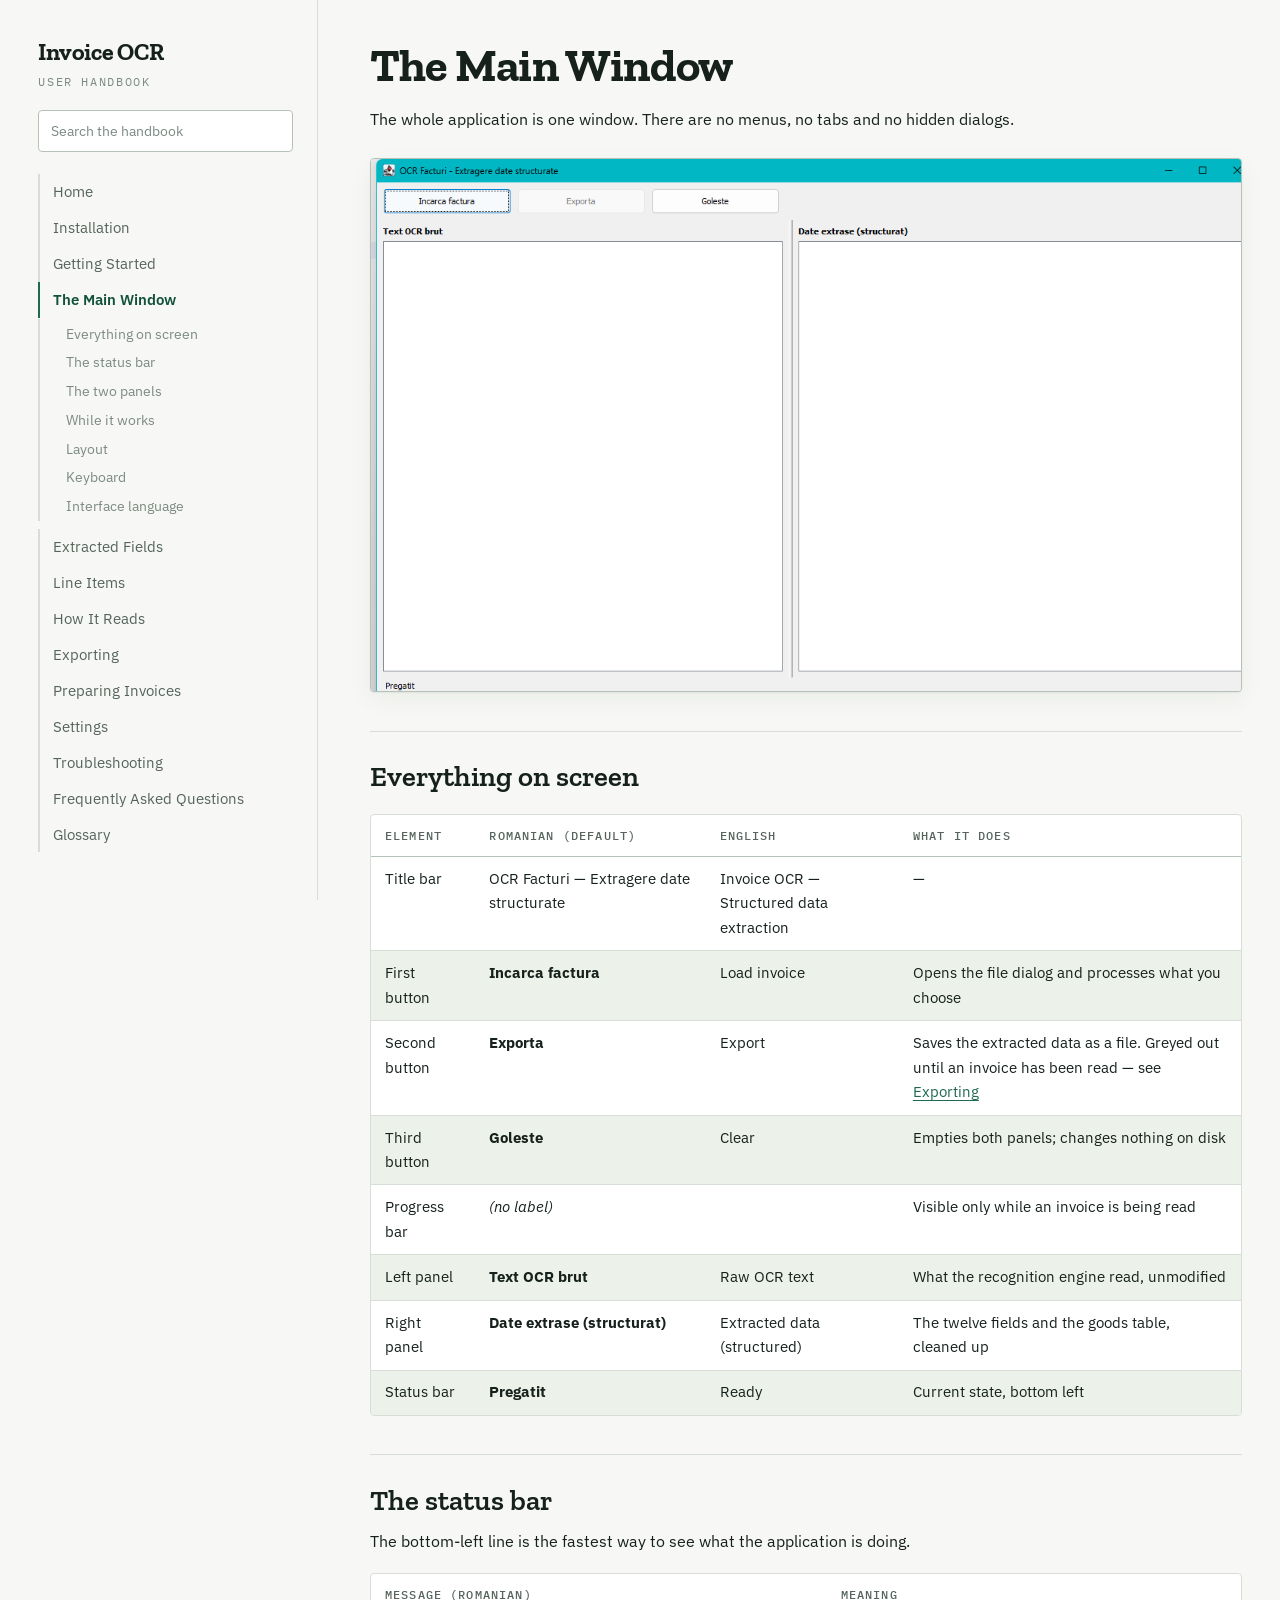
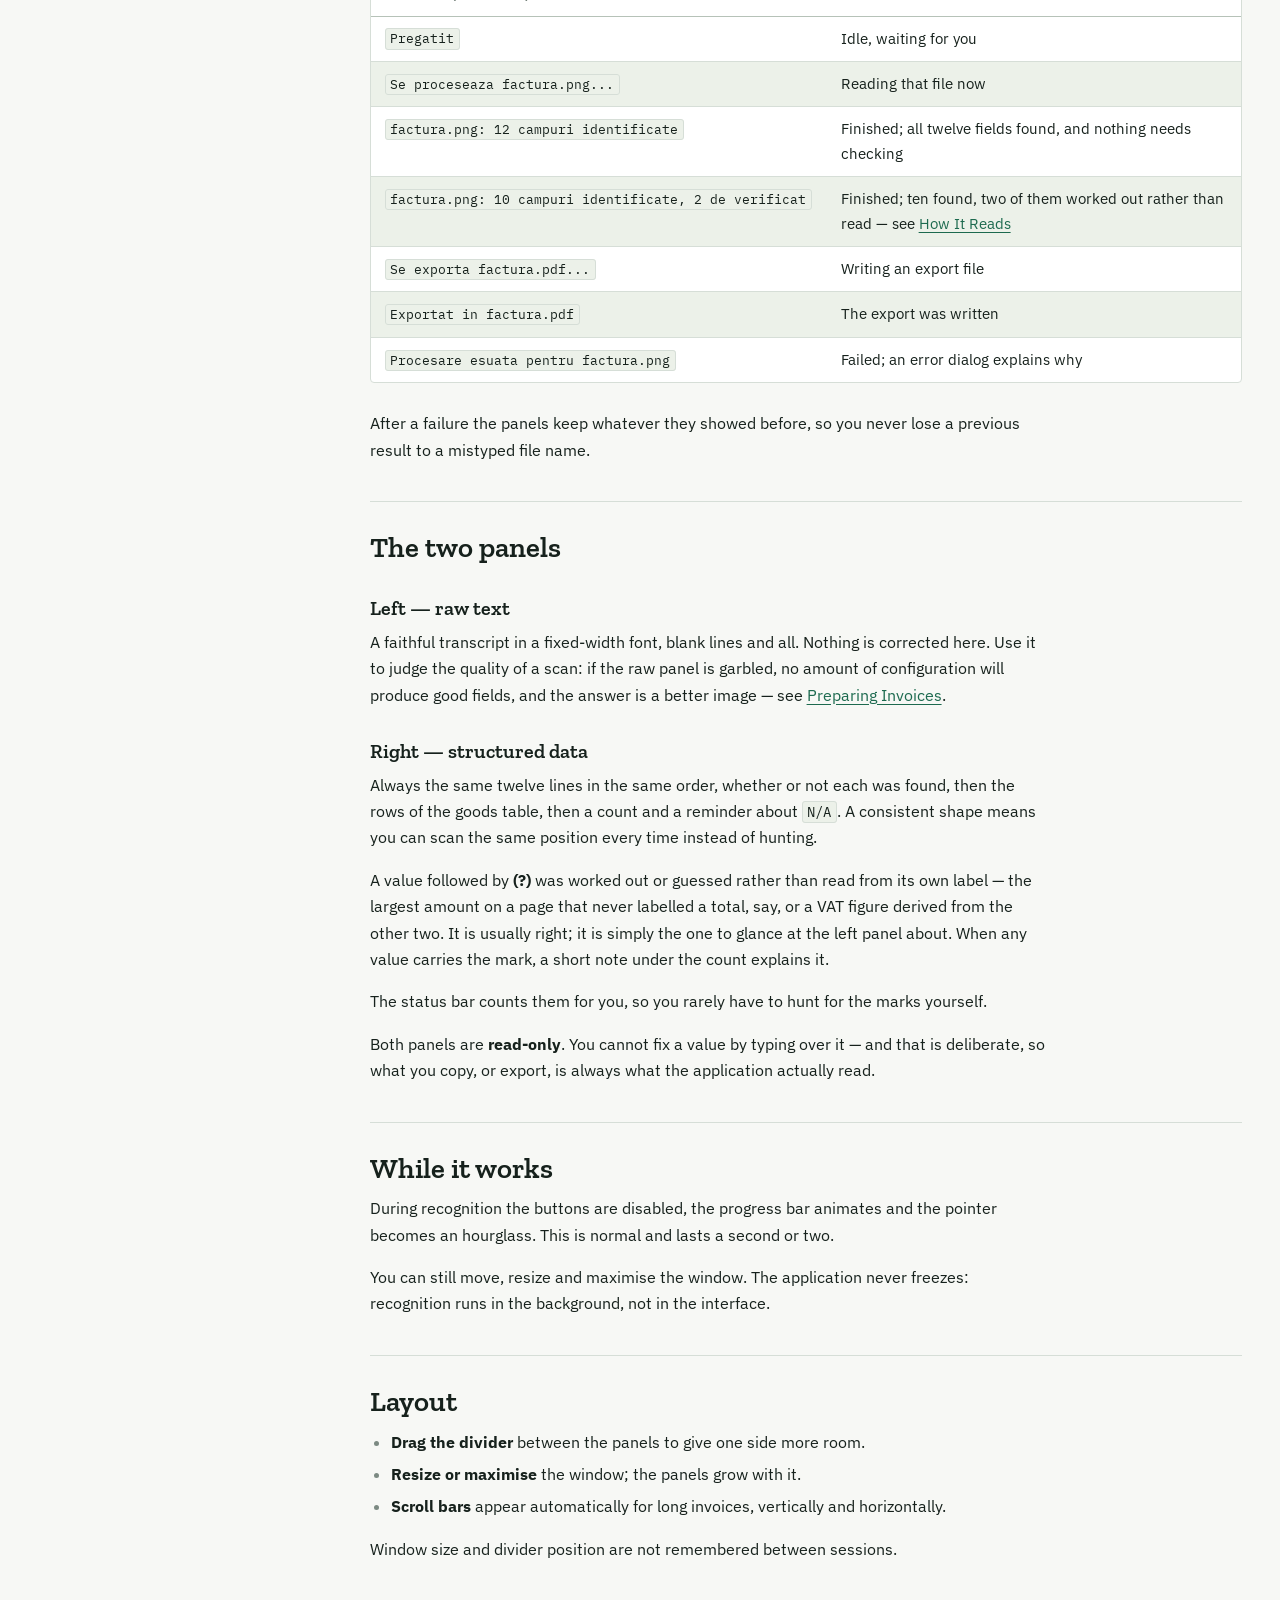
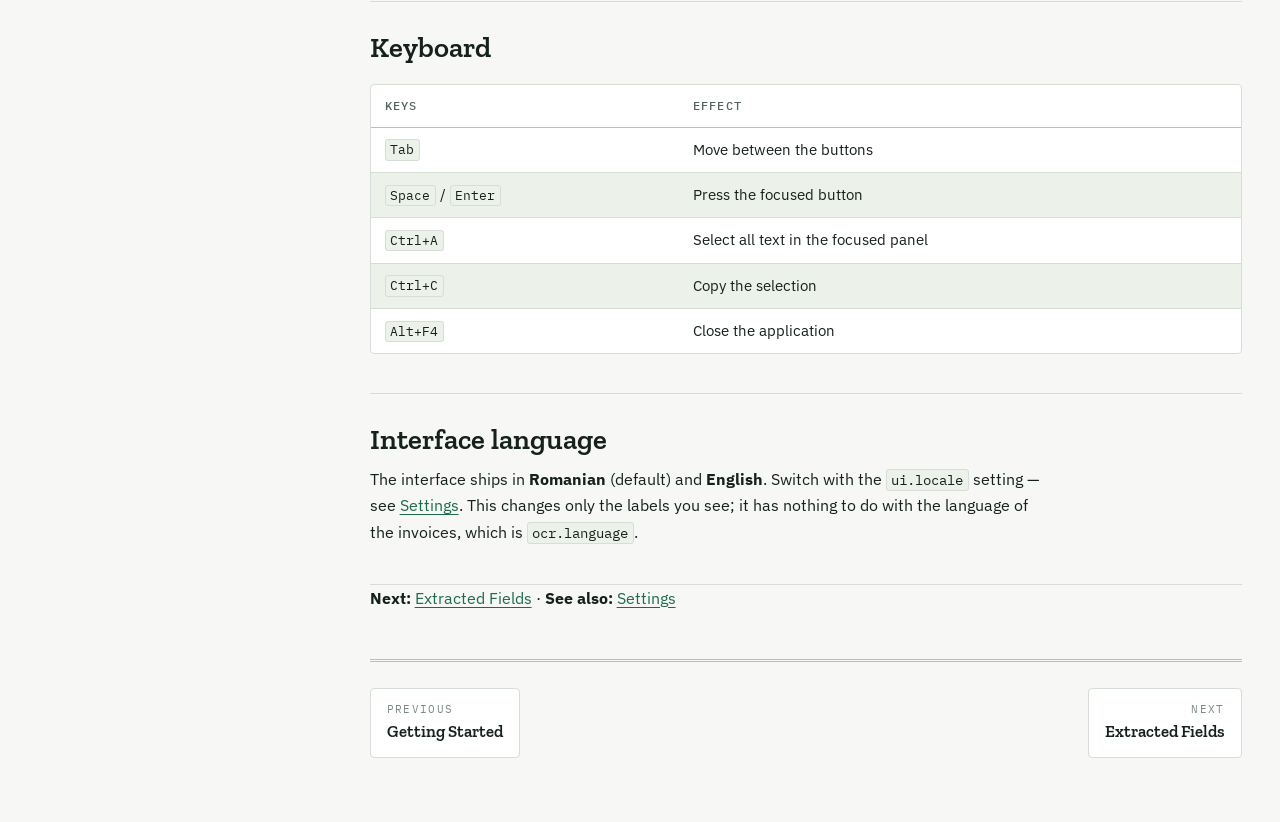
<file: user-docu/html/The-Main-Window.html>
<!doctype html>
<html lang="en">
<head>
<meta charset="utf-8">
<meta name="viewport" content="width=device-width, initial-scale=1">
<title>The Main Window &middot; Invoice OCR Handbook</title>
<link rel="preconnect" href="https://fonts.googleapis.com">
<link rel="preconnect" href="https://fonts.gstatic.com" crossorigin>
<link rel="stylesheet" href="https://fonts.googleapis.com/css2?family=IBM+Plex+Mono:wght@400;500&family=IBM+Plex+Sans:wght@400;500;600&family=Zilla+Slab:wght@500;600;700&display=swap">
<link rel="stylesheet" href="assets/wiki.css">
</head>
<body>
<a class="skip" href="#content">Skip to content</a>
<div class="shell">
<nav class="sidebar" aria-label="Handbook">
<a class="brand" href="index.html"><span class="brand-name">Invoice OCR</span><span class="brand-tag">User handbook</span></a>
<div class="search">
<input type="search" id="q" placeholder="Search the handbook" autocomplete="off" aria-label="Search the handbook">
<ul id="results" hidden></ul>
</div>
<ol class="pages">
<li><a href="index.html">Home</a></li>
<li><a href="Installation.html">Installation</a></li>
<li><a href="Getting-Started.html">Getting Started</a></li>
<li><a href="The-Main-Window.html" aria-current="page">The Main Window</a>
<ul class="sections">
<li><a href="#everything-on-screen">Everything on screen</a></li>
<li><a href="#the-status-bar">The status bar</a></li>
<li><a href="#the-two-panels">The two panels</a></li>
<li><a href="#while-it-works">While it works</a></li>
<li><a href="#layout">Layout</a></li>
<li><a href="#keyboard">Keyboard</a></li>
<li><a href="#interface-language">Interface language</a></li>
</ul>
</li>
<li><a href="Extracted-Fields.html">Extracted Fields</a></li>
<li><a href="Line-Items.html">Line Items</a></li>
<li><a href="How-It-Reads.html">How It Reads</a></li>
<li><a href="Exporting.html">Exporting</a></li>
<li><a href="Preparing-Invoices.html">Preparing Invoices</a></li>
<li><a href="Settings.html">Settings</a></li>
<li><a href="Troubleshooting.html">Troubleshooting</a></li>
<li><a href="FAQ.html">Frequently Asked Questions</a></li>
<li><a href="Glossary.html">Glossary</a></li>
</ol>
</nav>
<main id="content">
<article>
<h1 id="the-main-window">The Main Window</h1>
<p>The whole application is one window. There are no menus, no tabs and no hidden dialogs.</p>
<p class="figure"><img src="images/main-window.png" alt="The main window, annotated below" loading="lazy"></p>
<hr>
<h2 id="everything-on-screen">Everything on screen</h2>
<div class="table-wrap">
<table>
<thead>
<tr><th>Element</th><th>Romanian (default)</th><th>English</th><th>What it does</th></tr>
</thead>
<tbody>
<tr><td>Title bar</td><td>OCR Facturi — Extragere date structurate</td><td>Invoice OCR — Structured data extraction</td><td>—</td></tr>
<tr><td>First button</td><td><strong>Incarca factura</strong></td><td>Load invoice</td><td>Opens the file dialog and processes what you choose</td></tr>
<tr><td>Second button</td><td><strong>Exporta</strong></td><td>Export</td><td>Saves the extracted data as a file. Greyed out until an invoice has been read — see <a href="Exporting.html">Exporting</a></td></tr>
<tr><td>Third button</td><td><strong>Goleste</strong></td><td>Clear</td><td>Empties both panels; changes nothing on disk</td></tr>
<tr><td>Progress bar</td><td><em>(no label)</em></td><td></td><td>Visible only while an invoice is being read</td></tr>
<tr><td>Left panel</td><td><strong>Text OCR brut</strong></td><td>Raw OCR text</td><td>What the recognition engine read, unmodified</td></tr>
<tr><td>Right panel</td><td><strong>Date extrase (structurat)</strong></td><td>Extracted data (structured)</td><td>The twelve fields and the goods table, cleaned up</td></tr>
<tr><td>Status bar</td><td><strong>Pregatit</strong></td><td>Ready</td><td>Current state, bottom left</td></tr>
</tbody>
</table>
</div>
<hr>
<h2 id="the-status-bar">The status bar</h2>
<p>The bottom-left line is the fastest way to see what the application is doing.</p>
<div class="table-wrap">
<table>
<thead>
<tr><th>Message (Romanian)</th><th>Meaning</th></tr>
</thead>
<tbody>
<tr><td><code>Pregatit</code></td><td>Idle, waiting for you</td></tr>
<tr><td><code>Se proceseaza factura.png...</code></td><td>Reading that file now</td></tr>
<tr><td><code>factura.png: 12 campuri identificate</code></td><td>Finished; all twelve fields found, and nothing needs checking</td></tr>
<tr><td><code>factura.png: 10 campuri identificate, 2 de verificat</code></td><td>Finished; ten found, two of them worked out rather than read — see <a href="How-It-Reads.html">How It Reads</a></td></tr>
<tr><td><code>Se exporta factura.pdf...</code></td><td>Writing an export file</td></tr>
<tr><td><code>Exportat in factura.pdf</code></td><td>The export was written</td></tr>
<tr><td><code>Procesare esuata pentru factura.png</code></td><td>Failed; an error dialog explains why</td></tr>
</tbody>
</table>
</div>
<p>After a failure the panels keep whatever they showed before, so you never lose a previous result to a mistyped file name.</p>
<hr>
<h2 id="the-two-panels">The two panels</h2>
<h3 id="left-raw-text">Left — raw text</h3>
<p>A faithful transcript in a fixed-width font, blank lines and all. Nothing is corrected here. Use it to judge the quality of a scan: if the raw panel is garbled, no amount of configuration will produce good fields, and the answer is a better image — see <a href="Preparing-Invoices.html">Preparing Invoices</a>.</p>
<h3 id="right-structured-data">Right — structured data</h3>
<p>Always the same twelve lines in the same order, whether or not each was found, then the rows of the goods table, then a count and a reminder about <code>N/A</code>. A consistent shape means you can scan the same position every time instead of hunting.</p>
<p>A value followed by <strong>(?)</strong> was worked out or guessed rather than read from its own label — the largest amount on a page that never labelled a total, say, or a VAT figure derived from the other two. It is usually right; it is simply the one to glance at the left panel about. When any value carries the mark, a short note under the count explains it.</p>
<p>The status bar counts them for you, so you rarely have to hunt for the marks yourself.</p>
<p>Both panels are <strong>read-only</strong>. You cannot fix a value by typing over it — and that is deliberate, so what you copy, or export, is always what the application actually read.</p>
<hr>
<h2 id="while-it-works">While it works</h2>
<p>During recognition the buttons are disabled, the progress bar animates and the pointer becomes an hourglass. This is normal and lasts a second or two.</p>
<p>You can still move, resize and maximise the window. The application never freezes: recognition runs in the background, not in the interface.</p>
<hr>
<h2 id="layout">Layout</h2>
<ul>
<li><strong>Drag the divider</strong> between the panels to give one side more room.</li>
<li><strong>Resize or maximise</strong> the window; the panels grow with it.</li>
<li><strong>Scroll bars</strong> appear automatically for long invoices, vertically and horizontally.</li>
</ul>
<p>Window size and divider position are not remembered between sessions.</p>
<hr>
<h2 id="keyboard">Keyboard</h2>
<div class="table-wrap">
<table>
<thead>
<tr><th>Keys</th><th>Effect</th></tr>
</thead>
<tbody>
<tr><td><code>Tab</code></td><td>Move between the buttons</td></tr>
<tr><td><code>Space</code> / <code>Enter</code></td><td>Press the focused button</td></tr>
<tr><td><code>Ctrl+A</code></td><td>Select all text in the focused panel</td></tr>
<tr><td><code>Ctrl+C</code></td><td>Copy the selection</td></tr>
<tr><td><code>Alt+F4</code></td><td>Close the application</td></tr>
</tbody>
</table>
</div>
<hr>
<h2 id="interface-language">Interface language</h2>
<p>The interface ships in <strong>Romanian</strong> (default) and <strong>English</strong>. Switch with the <code>ui.locale</code> setting — see <a href="Settings.html#interface-language">Settings</a>. This changes only the labels you see; it has nothing to do with the language of the invoices, which is <code>ocr.language</code>.</p>
<hr>
<p><strong>Next:</strong> <a href="Extracted-Fields.html">Extracted Fields</a> · <strong>See also:</strong> <a href="Settings.html">Settings</a></p>
</article>
<nav class="pager" aria-label="Pagination">
<a class="prev" href="Getting-Started.html"><span>Previous</span>Getting Started</a>
<a class="next" href="Extracted-Fields.html"><span>Next</span>Extracted Fields</a>
</nav>
</main>
</div>
<script src="assets/wiki-index.js"></script>
<script src="assets/wiki.js"></script>
</body>
</html>
</file>
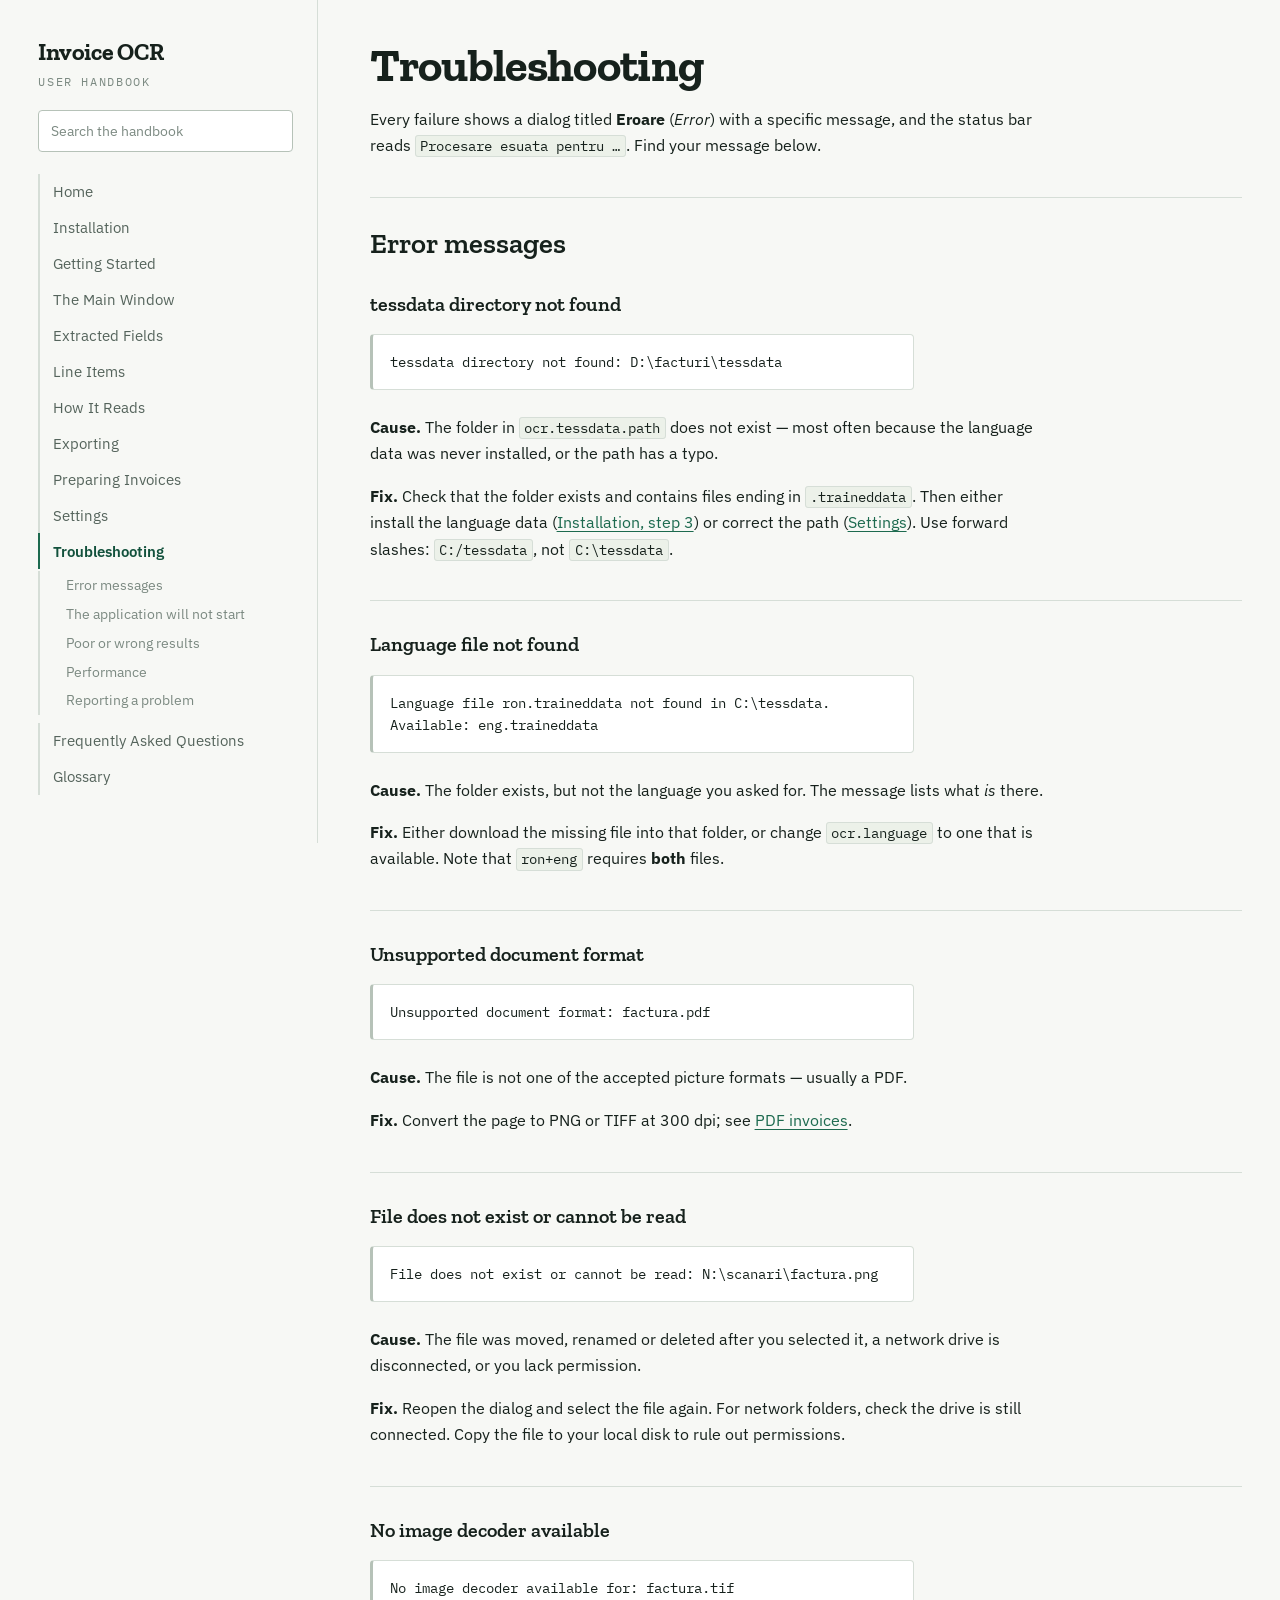
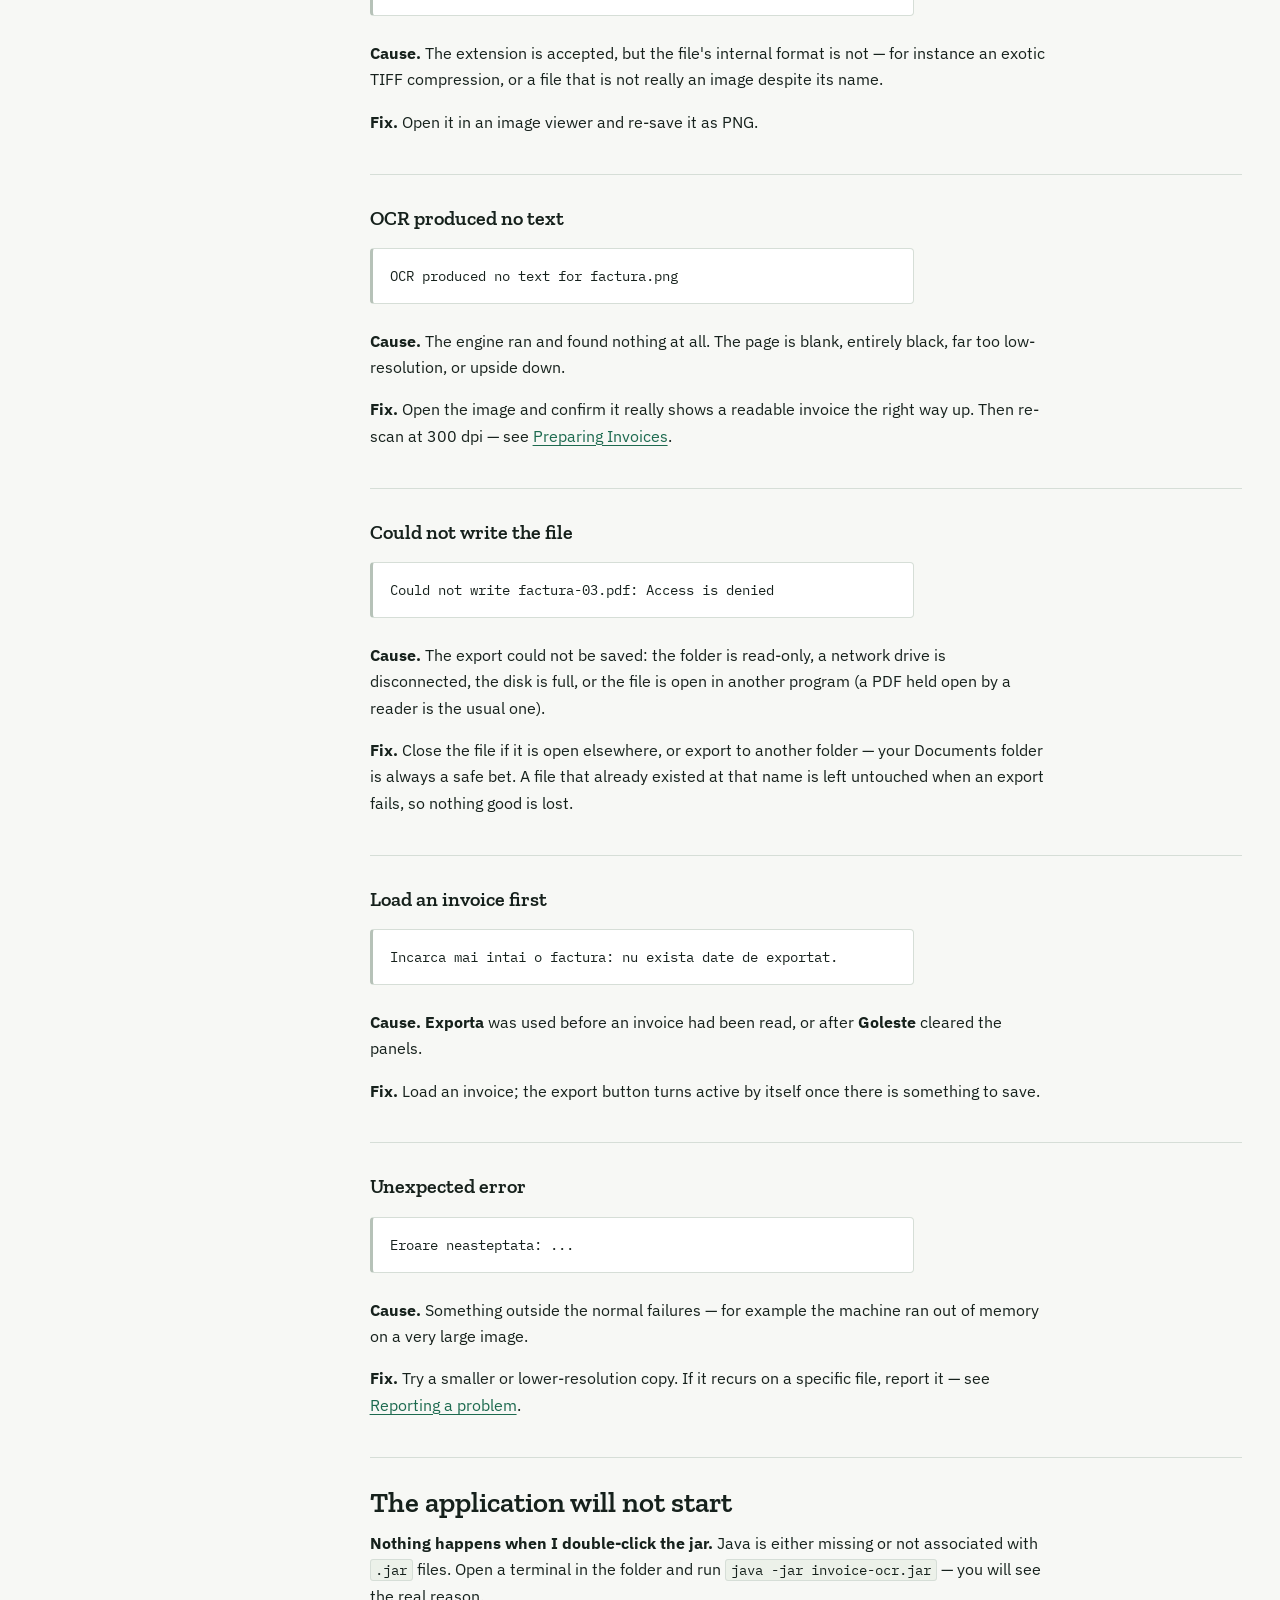
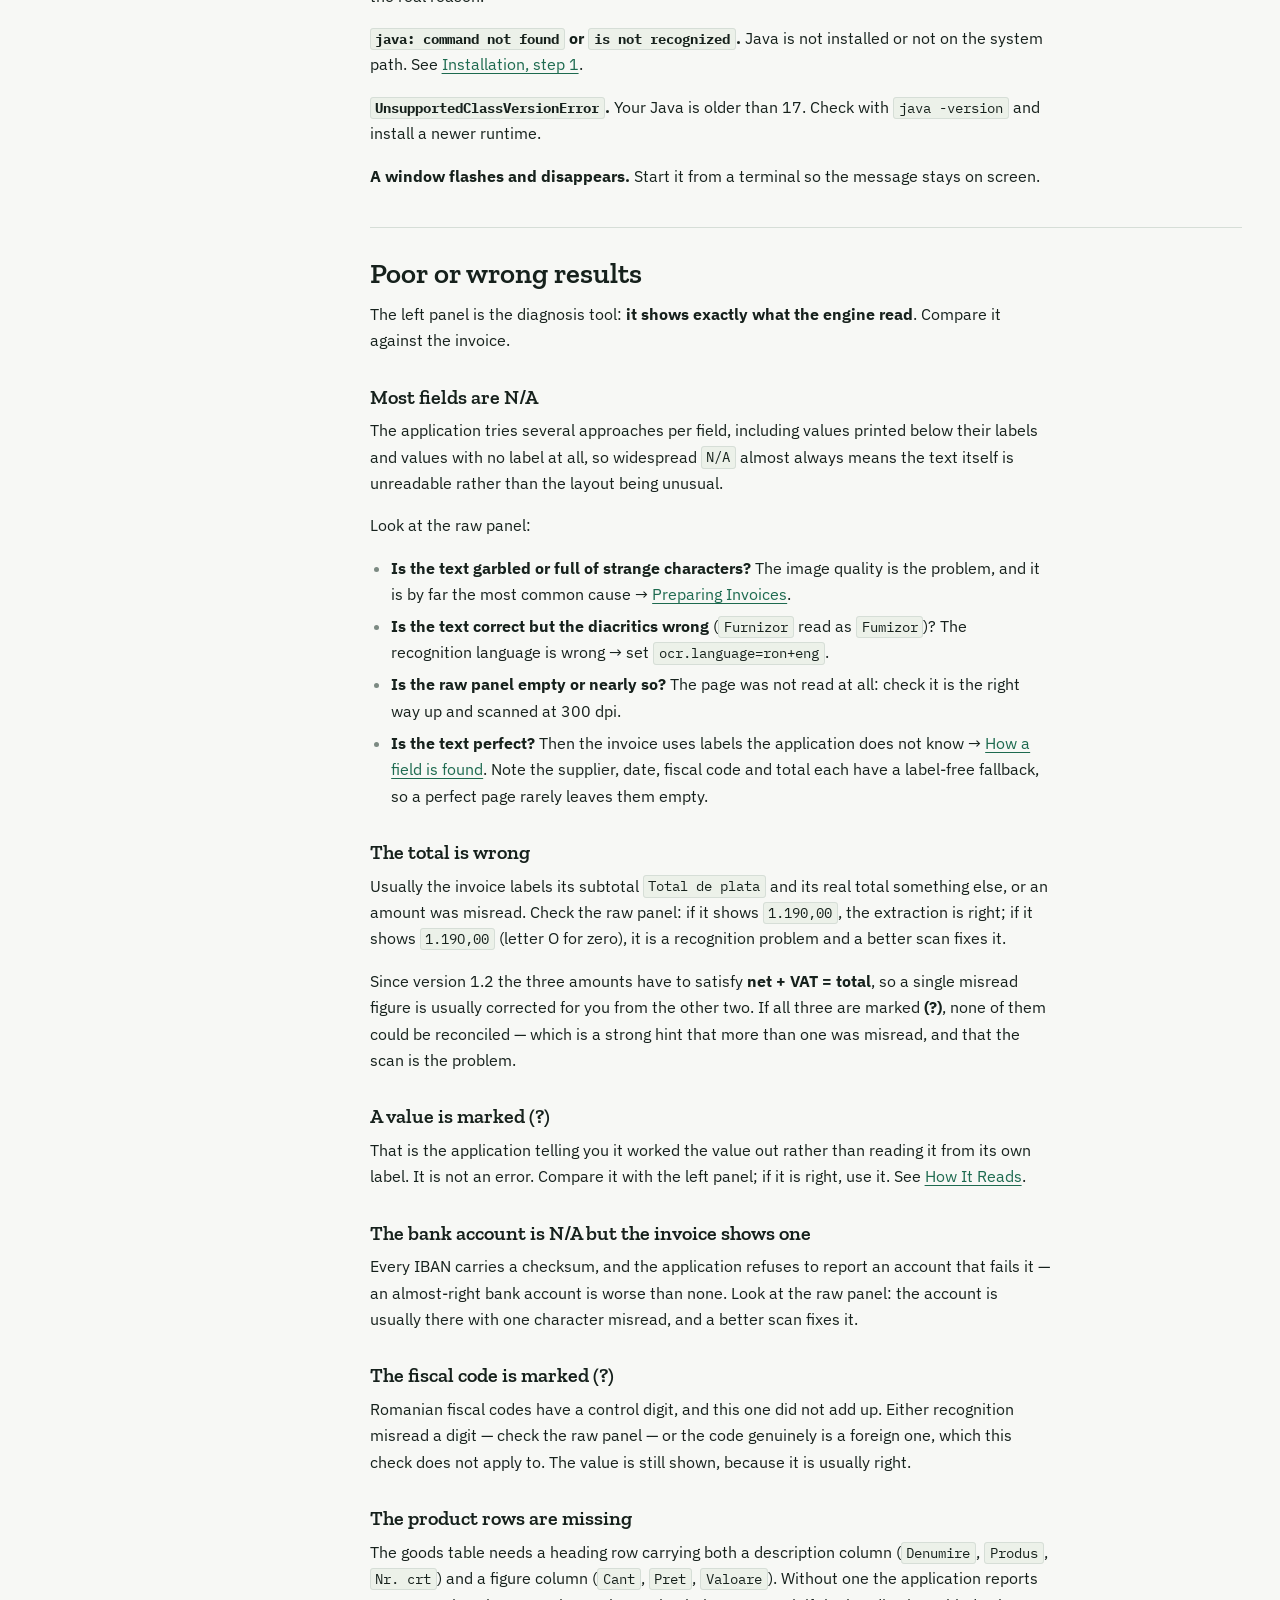
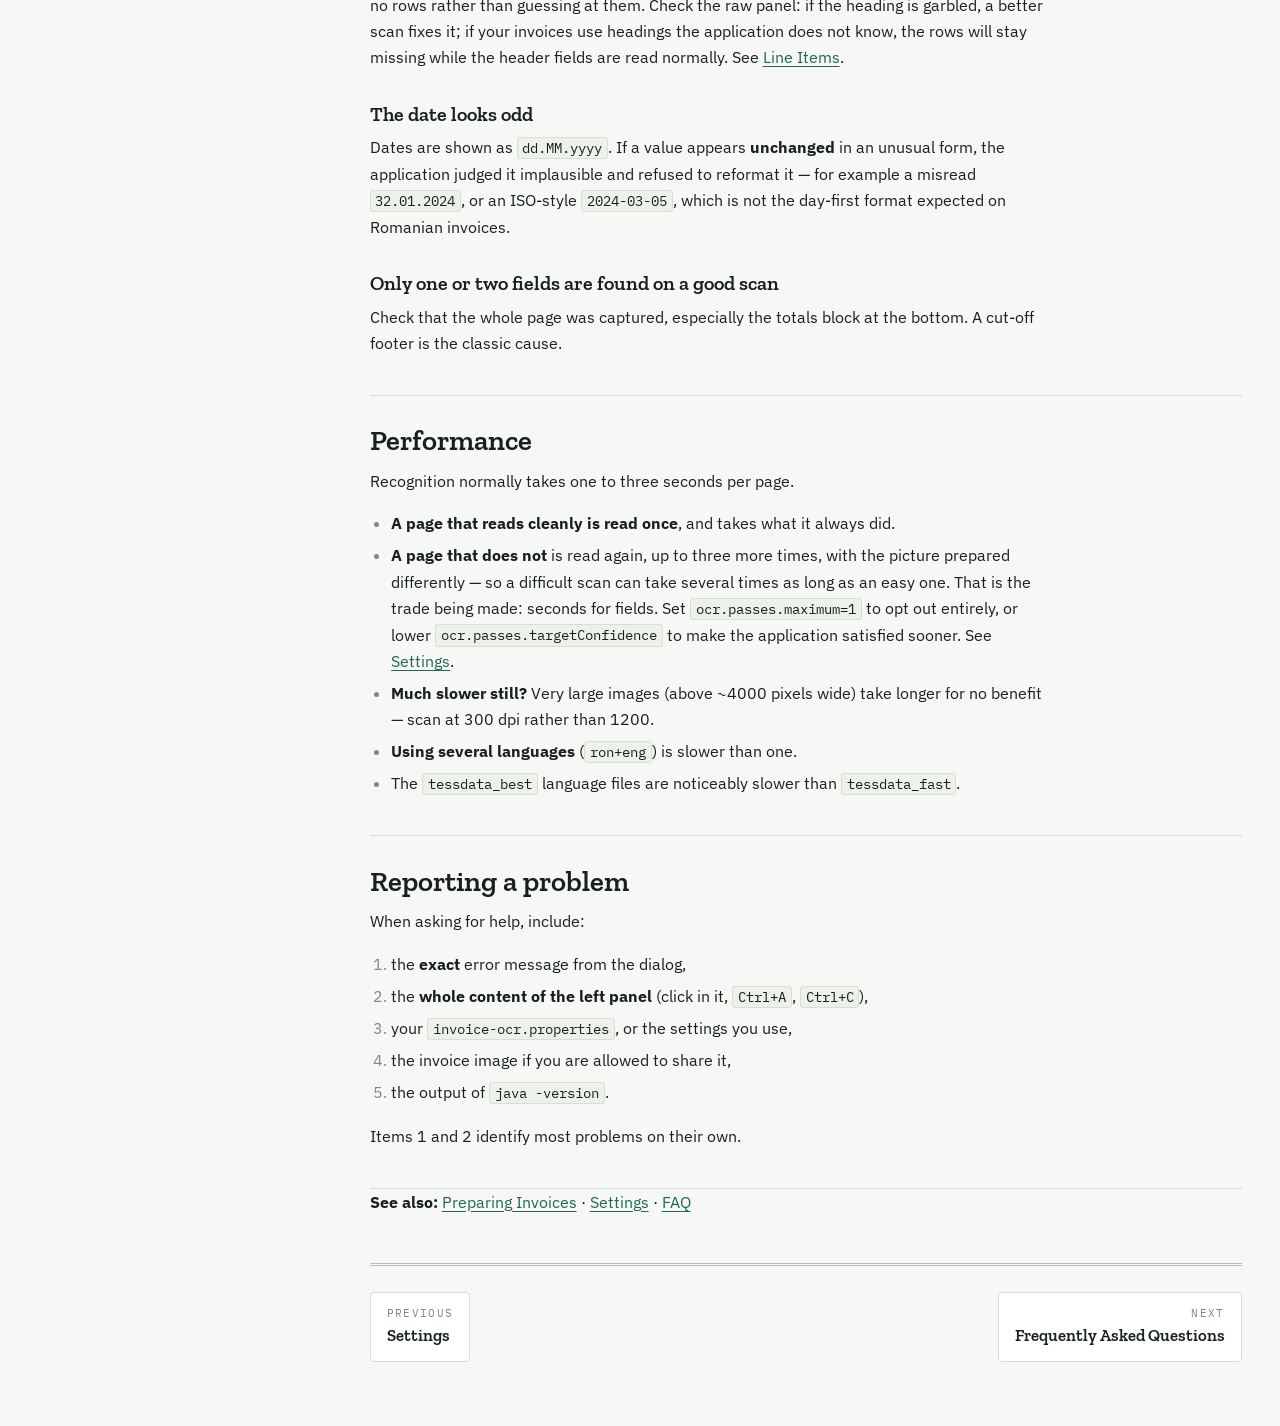
<file: user-docu/html/Troubleshooting.html>
<!doctype html>
<html lang="en">
<head>
<meta charset="utf-8">
<meta name="viewport" content="width=device-width, initial-scale=1">
<title>Troubleshooting &middot; Invoice OCR Handbook</title>
<link rel="preconnect" href="https://fonts.googleapis.com">
<link rel="preconnect" href="https://fonts.gstatic.com" crossorigin>
<link rel="stylesheet" href="https://fonts.googleapis.com/css2?family=IBM+Plex+Mono:wght@400;500&family=IBM+Plex+Sans:wght@400;500;600&family=Zilla+Slab:wght@500;600;700&display=swap">
<link rel="stylesheet" href="assets/wiki.css">
</head>
<body>
<a class="skip" href="#content">Skip to content</a>
<div class="shell">
<nav class="sidebar" aria-label="Handbook">
<a class="brand" href="index.html"><span class="brand-name">Invoice OCR</span><span class="brand-tag">User handbook</span></a>
<div class="search">
<input type="search" id="q" placeholder="Search the handbook" autocomplete="off" aria-label="Search the handbook">
<ul id="results" hidden></ul>
</div>
<ol class="pages">
<li><a href="index.html">Home</a></li>
<li><a href="Installation.html">Installation</a></li>
<li><a href="Getting-Started.html">Getting Started</a></li>
<li><a href="The-Main-Window.html">The Main Window</a></li>
<li><a href="Extracted-Fields.html">Extracted Fields</a></li>
<li><a href="Line-Items.html">Line Items</a></li>
<li><a href="How-It-Reads.html">How It Reads</a></li>
<li><a href="Exporting.html">Exporting</a></li>
<li><a href="Preparing-Invoices.html">Preparing Invoices</a></li>
<li><a href="Settings.html">Settings</a></li>
<li><a href="Troubleshooting.html" aria-current="page">Troubleshooting</a>
<ul class="sections">
<li><a href="#error-messages">Error messages</a></li>
<li><a href="#the-application-will-not-start">The application will not start</a></li>
<li><a href="#poor-or-wrong-results">Poor or wrong results</a></li>
<li><a href="#performance">Performance</a></li>
<li><a href="#reporting-a-problem">Reporting a problem</a></li>
</ul>
</li>
<li><a href="FAQ.html">Frequently Asked Questions</a></li>
<li><a href="Glossary.html">Glossary</a></li>
</ol>
</nav>
<main id="content">
<article>
<h1 id="troubleshooting">Troubleshooting</h1>
<p>Every failure shows a dialog titled <strong>Eroare</strong> (<em>Error</em>) with a specific message, and the status bar reads <code>Procesare esuata pentru …</code>. Find your message below.</p>
<hr>
<h2 id="error-messages">Error messages</h2>
<h3 id="tessdata-directory-not-found">tessdata directory not found</h3>
<pre><code>tessdata directory not found: D:\facturi\tessdata</code></pre>
<p><strong>Cause.</strong> The folder in <code>ocr.tessdata.path</code> does not exist — most often because the language data was never installed, or the path has a typo.</p>
<p><strong>Fix.</strong> Check that the folder exists and contains files ending in <code>.traineddata</code>. Then either install the language data (<a href="Installation.html#3-install-the-language-data">Installation, step 3</a>) or correct the path (<a href="Settings.html#where-settings-live">Settings</a>). Use forward slashes: <code>C:/tessdata</code>, not <code>C:\tessdata</code>.</p>
<hr>
<h3 id="language-file-not-found">Language file not found</h3>
<pre><code>Language file ron.traineddata not found in C:\tessdata. Available: eng.traineddata</code></pre>
<p><strong>Cause.</strong> The folder exists, but not the language you asked for. The message lists what <em>is</em> there.</p>
<p><strong>Fix.</strong> Either download the missing file into that folder, or change <code>ocr.language</code> to one that is available. Note that <code>ron+eng</code> requires <strong>both</strong> files.</p>
<hr>
<h3 id="unsupported-document-format">Unsupported document format</h3>
<pre><code>Unsupported document format: factura.pdf</code></pre>
<p><strong>Cause.</strong> The file is not one of the accepted picture formats — usually a PDF.</p>
<p><strong>Fix.</strong> Convert the page to PNG or TIFF at 300 dpi; see <a href="Preparing-Invoices.html#pdf-invoices">PDF invoices</a>.</p>
<hr>
<h3 id="file-does-not-exist-or-cannot-be-read">File does not exist or cannot be read</h3>
<pre><code>File does not exist or cannot be read: N:\scanari\factura.png</code></pre>
<p><strong>Cause.</strong> The file was moved, renamed or deleted after you selected it, a network drive is disconnected, or you lack permission.</p>
<p><strong>Fix.</strong> Reopen the dialog and select the file again. For network folders, check the drive is still connected. Copy the file to your local disk to rule out permissions.</p>
<hr>
<h3 id="no-image-decoder-available">No image decoder available</h3>
<pre><code>No image decoder available for: factura.tif</code></pre>
<p><strong>Cause.</strong> The extension is accepted, but the file's internal format is not — for instance an exotic TIFF compression, or a file that is not really an image despite its name.</p>
<p><strong>Fix.</strong> Open it in an image viewer and re-save it as PNG.</p>
<hr>
<h3 id="ocr-produced-no-text">OCR produced no text</h3>
<pre><code>OCR produced no text for factura.png</code></pre>
<p><strong>Cause.</strong> The engine ran and found nothing at all. The page is blank, entirely black, far too low-resolution, or upside down.</p>
<p><strong>Fix.</strong> Open the image and confirm it really shows a readable invoice the right way up. Then re-scan at 300 dpi — see <a href="Preparing-Invoices.html">Preparing Invoices</a>.</p>
<hr>
<h3 id="could-not-write-the-file">Could not write the file</h3>
<pre><code>Could not write factura-03.pdf: Access is denied</code></pre>
<p><strong>Cause.</strong> The export could not be saved: the folder is read-only, a network drive is disconnected, the disk is full, or the file is open in another program (a PDF held open by a reader is the usual one).</p>
<p><strong>Fix.</strong> Close the file if it is open elsewhere, or export to another folder — your Documents folder is always a safe bet. A file that already existed at that name is left untouched when an export fails, so nothing good is lost.</p>
<hr>
<h3 id="load-an-invoice-first">Load an invoice first</h3>
<pre><code>Incarca mai intai o factura: nu exista date de exportat.</code></pre>
<p><strong>Cause.</strong> <strong>Exporta</strong> was used before an invoice had been read, or after <strong>Goleste</strong> cleared the panels.</p>
<p><strong>Fix.</strong> Load an invoice; the export button turns active by itself once there is something to save.</p>
<hr>
<h3 id="unexpected-error">Unexpected error</h3>
<pre><code>Eroare neasteptata: ...</code></pre>
<p><strong>Cause.</strong> Something outside the normal failures — for example the machine ran out of memory on a very large image.</p>
<p><strong>Fix.</strong> Try a smaller or lower-resolution copy. If it recurs on a specific file, report it — see <a href="#reporting-a-problem">Reporting a problem</a>.</p>
<hr>
<h2 id="the-application-will-not-start">The application will not start</h2>
<p><strong>Nothing happens when I double-click the jar.</strong> Java is either missing or not associated with <code>.jar</code> files. Open a terminal in the folder and run <code>java -jar invoice-ocr.jar</code> — you will see the real reason.</p>
<p><strong><code>java: command not found</code> or <code>is not recognized</code>.</strong> Java is not installed or not on the system path. See <a href="Installation.html#1-check-that-java-is-installed">Installation, step 1</a>.</p>
<p><strong><code>UnsupportedClassVersionError</code>.</strong> Your Java is older than 17. Check with <code>java -version</code> and install a newer runtime.</p>
<p><strong>A window flashes and disappears.</strong> Start it from a terminal so the message stays on screen.</p>
<hr>
<h2 id="poor-or-wrong-results">Poor or wrong results</h2>
<p>The left panel is the diagnosis tool: <strong>it shows exactly what the engine read</strong>. Compare it against the invoice.</p>
<h3 id="most-fields-are-na">Most fields are N/A</h3>
<p>The application tries several approaches per field, including values printed below their labels and values with no label at all, so widespread <code>N/A</code> almost always means the text itself is unreadable rather than the layout being unusual.</p>
<p>Look at the raw panel:</p>
<ul>
<li><strong>Is the text garbled or full of strange characters?</strong> The image quality is the problem, and it is by far the most common cause → <a href="Preparing-Invoices.html">Preparing Invoices</a>.</li>
<li><strong>Is the text correct but the diacritics wrong</strong> (<code>Furnizor</code> read as <code>Fumizor</code>)? The recognition language is wrong → set <code>ocr.language=ron+eng</code>.</li>
<li><strong>Is the raw panel empty or nearly so?</strong> The page was not read at all: check it is the right way up and scanned at 300 dpi.</li>
<li><strong>Is the text perfect?</strong> Then the invoice uses labels the application does not know → <a href="Extracted-Fields.html#how-a-field-is-found">How a field is found</a>. Note the supplier, date, fiscal code and total each have a label-free fallback, so a perfect page rarely leaves them empty.</li>
</ul>
<h3 id="the-total-is-wrong">The total is wrong</h3>
<p>Usually the invoice labels its subtotal <code>Total de plata</code> and its real total something else, or an amount was misread. Check the raw panel: if it shows <code>1.190,00</code>, the extraction is right; if it shows <code>1.19O,00</code> (letter O for zero), it is a recognition problem and a better scan fixes it.</p>
<p>Since version 1.2 the three amounts have to satisfy <strong>net + VAT = total</strong>, so a single misread figure is usually corrected for you from the other two. If all three are marked <strong>(?)</strong>, none of them could be reconciled — which is a strong hint that more than one was misread, and that the scan is the problem.</p>
<h3 id="a-value-is-marked">A value is marked (?)</h3>
<p>That is the application telling you it worked the value out rather than reading it from its own label. It is not an error. Compare it with the left panel; if it is right, use it. See <a href="How-It-Reads.html#it-tells-you-what-to-check">How It Reads</a>.</p>
<h3 id="the-bank-account-is-na-but-the-invoice-shows-one">The bank account is N/A but the invoice shows one</h3>
<p>Every IBAN carries a checksum, and the application refuses to report an account that fails it — an almost-right bank account is worse than none. Look at the raw panel: the account is usually there with one character misread, and a better scan fixes it.</p>
<h3 id="the-fiscal-code-is-marked">The fiscal code is marked (?)</h3>
<p>Romanian fiscal codes have a control digit, and this one did not add up. Either recognition misread a digit — check the raw panel — or the code genuinely is a foreign one, which this check does not apply to. The value is still shown, because it is usually right.</p>
<h3 id="the-product-rows-are-missing">The product rows are missing</h3>
<p>The goods table needs a heading row carrying both a description column (<code>Denumire</code>, <code>Produs</code>, <code>Nr. crt</code>) and a figure column (<code>Cant</code>, <code>Pret</code>, <code>Valoare</code>). Without one the application reports no rows rather than guessing at them. Check the raw panel: if the heading is garbled, a better scan fixes it; if your invoices use headings the application does not know, the rows will stay missing while the header fields are read normally. See <a href="Line-Items.html">Line Items</a>.</p>
<h3 id="the-date-looks-odd">The date looks odd</h3>
<p>Dates are shown as <code>dd.MM.yyyy</code>. If a value appears <strong>unchanged</strong> in an unusual form, the application judged it implausible and refused to reformat it — for example a misread <code>32.01.2024</code>, or an ISO-style <code>2024-03-05</code>, which is not the day-first format expected on Romanian invoices.</p>
<h3 id="only-one-or-two-fields-are-found-on-a-good-scan">Only one or two fields are found on a good scan</h3>
<p>Check that the whole page was captured, especially the totals block at the bottom. A cut-off footer is the classic cause.</p>
<hr>
<h2 id="performance">Performance</h2>
<p>Recognition normally takes one to three seconds per page.</p>
<ul>
<li><strong>A page that reads cleanly is read once</strong>, and takes what it always did.</li>
<li><strong>A page that does not</strong> is read again, up to three more times, with the picture prepared differently — so a difficult scan can take several times as long as an easy one. That is the trade being made: seconds for fields. Set <code>ocr.passes.maximum=1</code> to opt out entirely, or lower <code>ocr.passes.targetConfidence</code> to make the application satisfied sooner. See <a href="Settings.html#how-many-times-a-page-is-read">Settings</a>.</li>
<li><strong>Much slower still?</strong> Very large images (above ~4000 pixels wide) take longer for no benefit — scan at 300 dpi rather than 1200.</li>
<li><strong>Using several languages</strong> (<code>ron+eng</code>) is slower than one.</li>
<li>The <code>tessdata_best</code> language files are noticeably slower than <code>tessdata_fast</code>.</li>
</ul>
<hr>
<h2 id="reporting-a-problem">Reporting a problem</h2>
<p>When asking for help, include:</p>
<ol>
<li>the <strong>exact</strong> error message from the dialog,</li>
<li>the <strong>whole content of the left panel</strong> (click in it, <code>Ctrl+A</code>, <code>Ctrl+C</code>),</li>
<li>your <code>invoice-ocr.properties</code>, or the settings you use,</li>
<li>the invoice image if you are allowed to share it,</li>
<li>the output of <code>java -version</code>.</li>
</ol>
<p>Items 1 and 2 identify most problems on their own.</p>
<hr>
<p><strong>See also:</strong> <a href="Preparing-Invoices.html">Preparing Invoices</a> · <a href="Settings.html">Settings</a> · <a href="FAQ.html">FAQ</a></p>
</article>
<nav class="pager" aria-label="Pagination">
<a class="prev" href="Settings.html"><span>Previous</span>Settings</a>
<a class="next" href="FAQ.html"><span>Next</span>Frequently Asked Questions</a>
</nav>
</main>
</div>
<script src="assets/wiki-index.js"></script>
<script src="assets/wiki.js"></script>
</body>
</html>
</file>
<file: user-docu/html/assets/wiki.css>
/* Invoice OCR handbook. Generated by build-html.java - edit the
   STYLESHEET constant there, not this file. */

:root {
  --paper:      #F7F8F5;
  --card:       #FFFFFF;
  --bar:        #ECF1E9;
  --ink:        #16211C;
  --ink-soft:   #55645C;
  --ink-faint:  #7C8A82;
  --rule:       #D6DED7;
  --rule-firm:  #B6C2B8;
  --accent:     #1D6A4F;
  --accent-ink: #12513C;
  --accent-bg:  #E3EFE7;
  --alert:      #9A3324;
  --shadow:     0 1px 2px rgba(22,33,28,.06), 0 8px 24px rgba(22,33,28,.05);
  --measure: 68ch;
}

@media (prefers-color-scheme: dark) {
  :root:not([data-theme="light"]) {
    --paper:      #101410;
    --card:       #161B16;
    --bar:        #1C231D;
    --ink:        #E5EBE3;
    --ink-soft:   #A2AEA5;
    --ink-faint:  #7E8B81;
    --rule:       #2A332B;
    --rule-firm:  #3D4A3F;
    --accent:     #63C495;
    --accent-ink: #8AD8B0;
    --accent-bg:  #16281F;
    --alert:      #E38C78;
    --shadow:     0 1px 2px rgba(0,0,0,.4), 0 8px 24px rgba(0,0,0,.3);
  }
}

:root[data-theme="dark"] {
  --paper:      #101410;
  --card:       #161B16;
  --bar:        #1C231D;
  --ink:        #E5EBE3;
  --ink-soft:   #A2AEA5;
  --ink-faint:  #7E8B81;
  --rule:       #2A332B;
  --rule-firm:  #3D4A3F;
  --accent:     #63C495;
  --accent-ink: #8AD8B0;
  --accent-bg:  #16281F;
  --alert:      #E38C78;
  --shadow:     0 1px 2px rgba(0,0,0,.4), 0 8px 24px rgba(0,0,0,.3);
}

* { box-sizing: border-box; }

body {
  margin: 0;
  background: var(--paper);
  color: var(--ink);
  font-family: "IBM Plex Sans", ui-sans-serif, system-ui, "Segoe UI", sans-serif;
  font-size: 1rem;
  line-height: 1.65;
  -webkit-font-smoothing: antialiased;
}

h1, h2, h3, h4 {
  font-family: "Zilla Slab", Rockwell, Georgia, serif;
  line-height: 1.18;
  text-wrap: balance;
  margin: 0;
}

a { color: var(--accent); text-underline-offset: .18em; }
a:hover { color: var(--accent-ink); }
:focus-visible { outline: 2px solid var(--accent); outline-offset: 3px; border-radius: 2px; }

code, kbd, pre { font-family: "IBM Plex Mono", ui-monospace, Consolas, monospace; }
code {
  font-size: .88em;
  background: var(--bar);
  border: 1px solid var(--rule);
  border-radius: 3px;
  padding: .08em .34em;
}
pre {
  margin: 1.1rem 0 1.5rem;
  padding: 1rem 1.1rem;
  background: var(--card);
  border: 1px solid var(--rule);
  border-left: 3px solid var(--rule-firm);
  border-radius: 4px;
  overflow-x: auto;
  font-size: .86rem;
  line-height: 1.6;
  max-width: var(--measure);
  /* Long error messages must stay readable rather than hide in a scroll. */
  white-space: pre-wrap;
  overflow-wrap: break-word;
}
pre code { background: none; border: 0; padding: 0; font-size: inherit; }

.skip {
  position: absolute;
  left: -9999px;
  background: var(--card);
  padding: .6rem 1rem;
  border: 1px solid var(--accent);
  border-radius: 4px;
}
.skip:focus { left: 1rem; top: 1rem; z-index: 10; }

.shell {
  max-width: 1280px;
  margin: 0 auto;
  display: grid;
  grid-template-columns: 17.5rem minmax(0, 1fr);
  gap: clamp(1.5rem, 4vw, 4rem);
  align-items: start;
  padding: 0 clamp(1rem, 3vw, 2.5rem);
}

/* ---- Sidebar ---- */
.sidebar {
  position: sticky;
  top: 0;
  max-height: 100vh;
  overflow-y: auto;
  padding: 2rem 0 3rem;
  border-right: 1px solid var(--rule);
  padding-right: 1.5rem;
}
.brand { display: block; text-decoration: none; color: var(--ink); margin-bottom: 1.2rem; }
.brand-name {
  display: block;
  font-family: "Zilla Slab", Georgia, serif;
  font-size: 1.5rem;
  font-weight: 700;
  letter-spacing: -.01em;
}
.brand-tag {
  display: block;
  font-family: "IBM Plex Mono", monospace;
  font-size: .72rem;
  letter-spacing: .14em;
  text-transform: uppercase;
  color: var(--ink-faint);
}

.search { position: relative; margin-bottom: 1.4rem; }
.search input {
  width: 100%;
  font: inherit;
  font-size: .9rem;
  padding: .5rem .7rem;
  color: var(--ink);
  background: var(--card);
  border: 1px solid var(--rule-firm);
  border-radius: 4px;
}
.search input::placeholder { color: var(--ink-faint); }
#results {
  position: absolute;
  z-index: 5;
  left: 0;
  right: 0;
  margin: .3rem 0 0;
  padding: .3rem;
  list-style: none;
  max-height: 22rem;
  overflow-y: auto;
  background: var(--card);
  border: 1px solid var(--rule-firm);
  border-radius: 4px;
  box-shadow: var(--shadow);
}
#results li { margin: 0; }
#results a {
  display: block;
  padding: .35rem .5rem;
  border-radius: 3px;
  text-decoration: none;
  color: var(--ink);
  font-size: .88rem;
}
#results a:hover, #results a:focus { background: var(--accent-bg); color: var(--accent-ink); }
#results .in { display: block; font-size: .74rem; color: var(--ink-faint); }
#results .empty { padding: .5rem; color: var(--ink-faint); font-size: .85rem; }

.pages { list-style: none; margin: 0; padding: 0; counter-reset: page; }
.pages > li { margin: 0; }
.pages > li > a {
  display: block;
  padding: .34rem 0 .34rem .8rem;
  border-left: 2px solid var(--rule);
  color: var(--ink-soft);
  text-decoration: none;
  font-size: .95rem;
}
.pages > li > a:hover { color: var(--ink); border-left-color: var(--rule-firm); }
.pages > li > a[aria-current="page"] {
  color: var(--accent-ink);
  border-left-color: var(--accent);
  font-weight: 600;
}
.sections { list-style: none; margin: .1rem 0 .5rem; padding: 0; }
.sections a {
  display: block;
  padding: .2rem 0 .2rem 1.6rem;
  border-left: 2px solid var(--rule);
  color: var(--ink-faint);
  text-decoration: none;
  font-size: .85rem;
}
.sections a:hover { color: var(--accent-ink); border-left-color: var(--rule-firm); }

/* ---- Article ---- */
main { padding: 2.4rem 0 4rem; min-width: 0; }
article h1 {
  font-size: clamp(2rem, 1.6rem + 1.8vw, 2.9rem);
  font-weight: 700;
  letter-spacing: -.015em;
  margin-bottom: .8rem;
}
article h2 {
  font-size: clamp(1.4rem, 1.25rem + .7vw, 1.8rem);
  font-weight: 600;
  margin: 2.8rem 0 .6rem;
  padding-top: 1.4rem;
  border-top: 1px solid var(--rule);
}
article h1 + h2 { border-top: 0; padding-top: 0; margin-top: 1.6rem; }
article h3 { font-size: 1.25rem; font-weight: 600; margin: 2rem 0 .5rem; }
article h4 {
  font-family: "IBM Plex Sans", sans-serif;
  font-size: 1rem;
  font-weight: 600;
  margin: 1.5rem 0 .3rem;
}
article p, article ul, article ol { max-width: var(--measure); }
article p { margin: 0 0 1rem; }
article ul, article ol { margin: 0 0 1.1rem; padding-left: 1.35rem; }
article li { margin-bottom: .35rem; }
article li::marker { color: var(--ink-faint); }
hr { border: 0; border-top: 1px solid var(--rule); margin: 2.4rem 0 0; }
/* A rule before a heading is already the section break: don't draw a second one. */
hr + h2 { border-top: 0; padding-top: 0; margin-top: 1.8rem; }

blockquote {
  margin: 1.4rem 0;
  padding: .9rem 1.1rem;
  background: var(--accent-bg);
  border: 1px solid var(--rule);
  border-left: 3px solid var(--accent);
  border-radius: 4px;
  max-width: var(--measure);
}
blockquote p:last-child { margin-bottom: 0; }
blockquote strong { color: var(--accent-ink); }

p.figure { max-width: none; margin: 1.6rem 0 2rem; }
p.figure img {
  display: block;
  width: 100%;
  max-width: 62rem;
  height: auto;
  border: 1px solid var(--rule-firm);
  border-radius: 4px;
  box-shadow: var(--shadow);
  background: var(--card);
}

ul.check { list-style: none; padding-left: 0; }
ul.check li { position: relative; padding-left: 1.7rem; }
ul.check li::before {
  content: "";
  position: absolute;
  left: 0;
  top: .45em;
  width: .85rem;
  height: .85rem;
  border: 1px solid var(--rule-firm);
  border-radius: 2px;
  background: var(--card);
}

/* ---- Green-bar tables, after continuous accounting stationery ---- */
.table-wrap {
  overflow-x: auto;
  margin: 1.2rem 0 1.7rem;
  border: 1px solid var(--rule);
  border-radius: 4px;
  background: var(--card);
}
table { border-collapse: collapse; width: 100%; font-size: .93rem; }
thead th {
  text-align: left;
  font-family: "IBM Plex Mono", monospace;
  font-weight: 500;
  font-size: .72rem;
  letter-spacing: .1em;
  text-transform: uppercase;
  color: var(--ink-soft);
  padding: .7rem .9rem;
  border-bottom: 1px solid var(--rule-firm);
  white-space: nowrap;
}
tbody td { padding: .62rem .9rem; vertical-align: top; border-bottom: 1px solid var(--rule); }
tbody tr:nth-child(even) { background: var(--bar); }
tbody tr:last-child td { border-bottom: 0; }
td code { white-space: nowrap; }

/* ---- Pager ---- */
.pager {
  display: flex;
  justify-content: space-between;
  gap: 1rem;
  margin-top: 3rem;
  padding-top: 1.6rem;
  border-top: 3px double var(--rule-firm);
}
.pager a {
  flex: 0 1 auto;
  max-width: 45%;
  text-decoration: none;
  color: var(--ink);
  font-family: "Zilla Slab", Georgia, serif;
  font-size: 1.05rem;
  font-weight: 600;
  padding: .7rem 1rem;
  border: 1px solid var(--rule);
  border-radius: 4px;
  background: var(--card);
}
.pager a:hover { border-color: var(--accent); color: var(--accent-ink); }
.pager a.next { text-align: right; margin-left: auto; }
.pager span {
  display: block;
  font-family: "IBM Plex Mono", monospace;
  font-size: .7rem;
  letter-spacing: .12em;
  text-transform: uppercase;
  color: var(--ink-faint);
  font-weight: 400;
}

@media (max-width: 900px) {
  .shell { grid-template-columns: minmax(0, 1fr); }
  .sidebar {
    position: static;
    max-height: none;
    border-right: 0;
    border-bottom: 1px solid var(--rule);
    padding: 1.5rem 0 1rem;
  }
  .pages { display: flex; flex-wrap: wrap; gap: .2rem .4rem; }
  .pages > li > a { border-left: 0; border-bottom: 2px solid var(--rule); padding: .2rem .5rem; }
  .pages > li > a[aria-current="page"] { border-left: 0; border-bottom-color: var(--accent); }
  .sections { display: none; }
  main { padding-top: 1.6rem; }
}

@media (prefers-reduced-motion: no-preference) {
  html { scroll-behavior: smooth; }
}

@media print {
  .sidebar, .pager, .skip { display: none; }
  .shell { display: block; }
  body { background: #fff; color: #000; }
}
</file>
